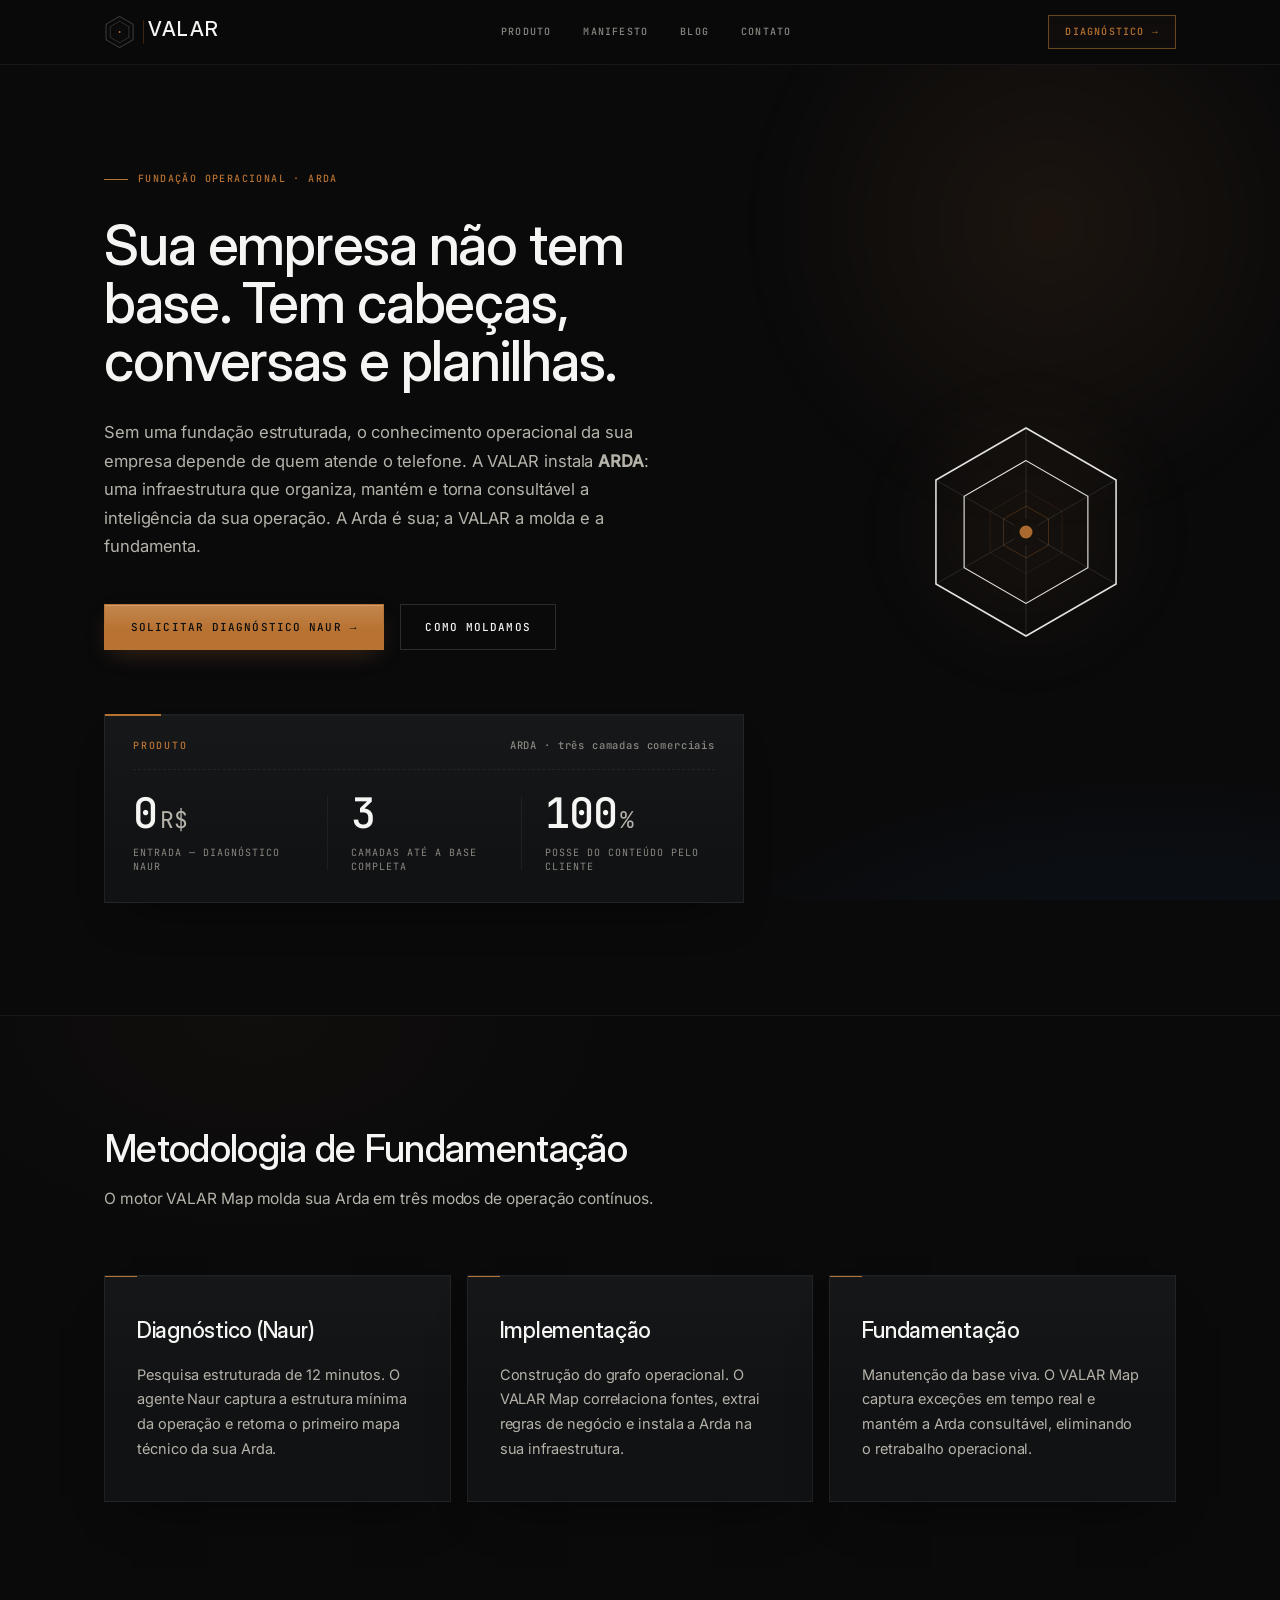
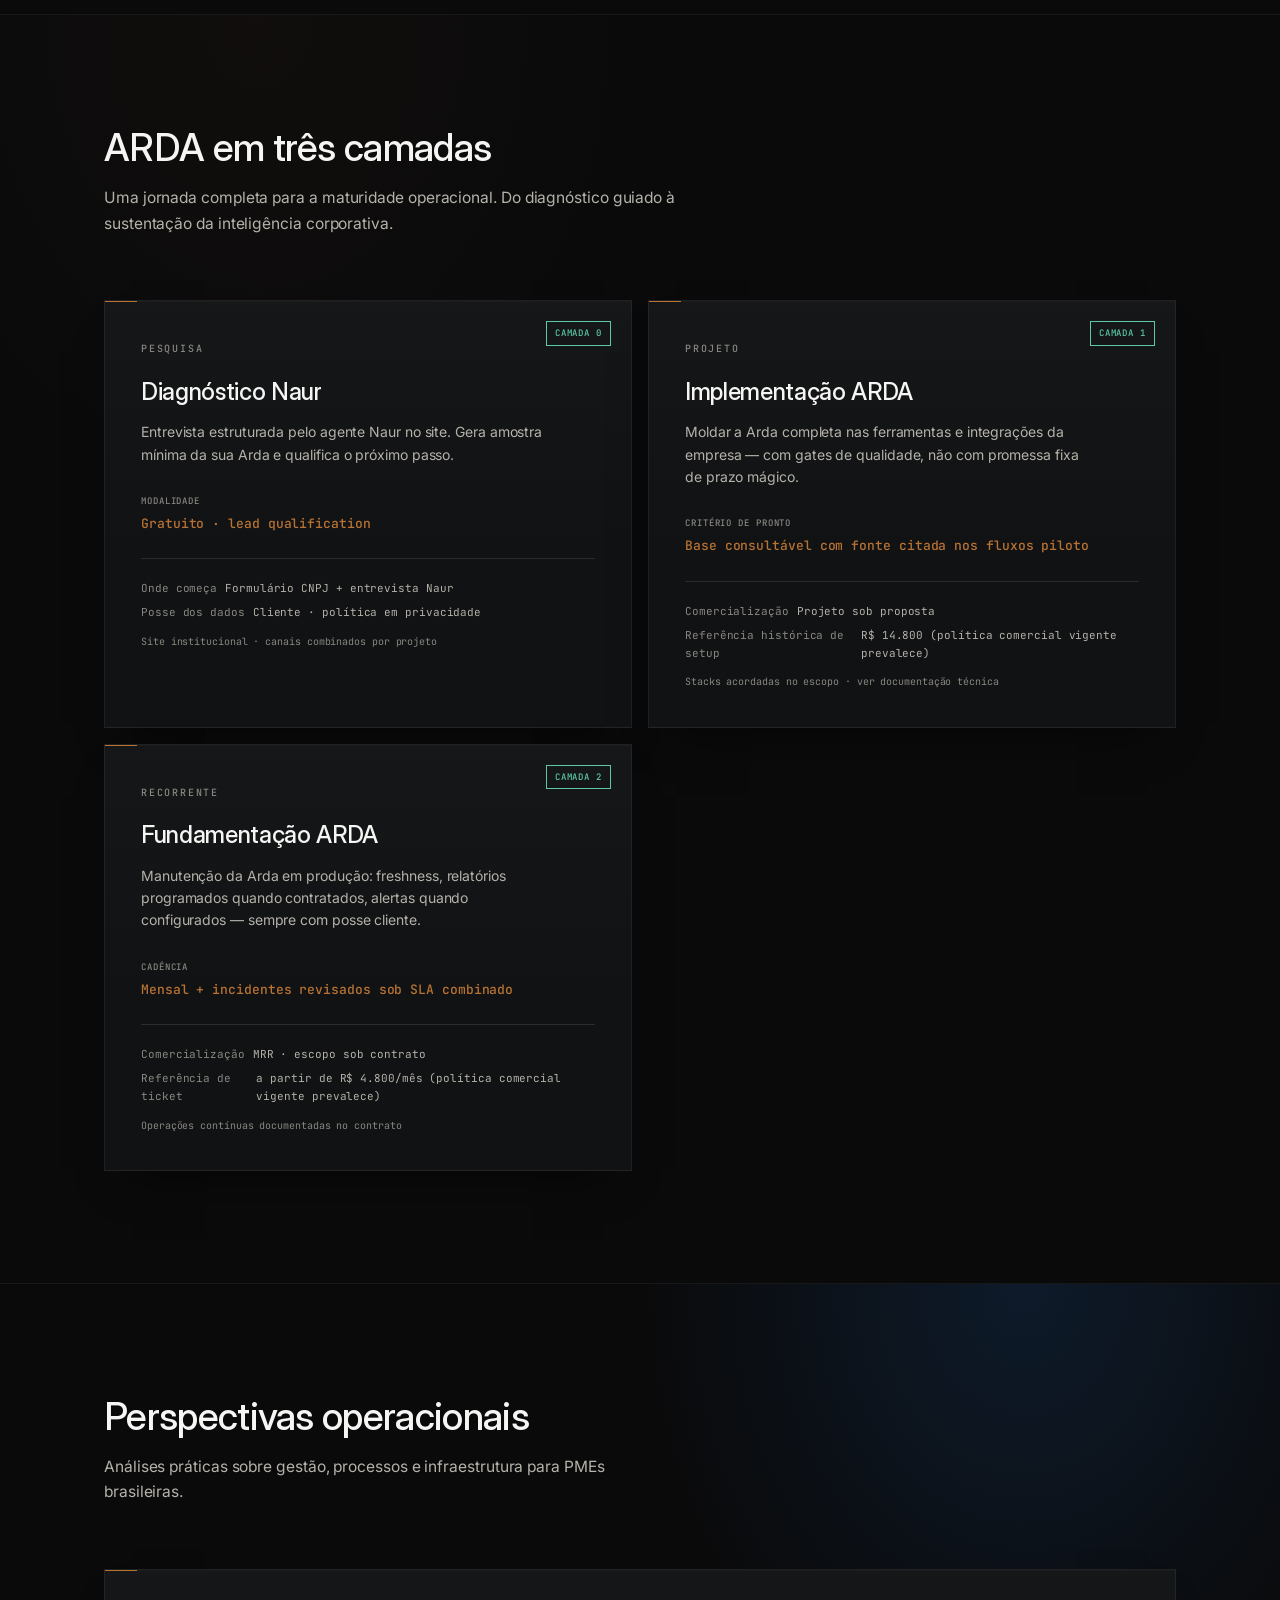
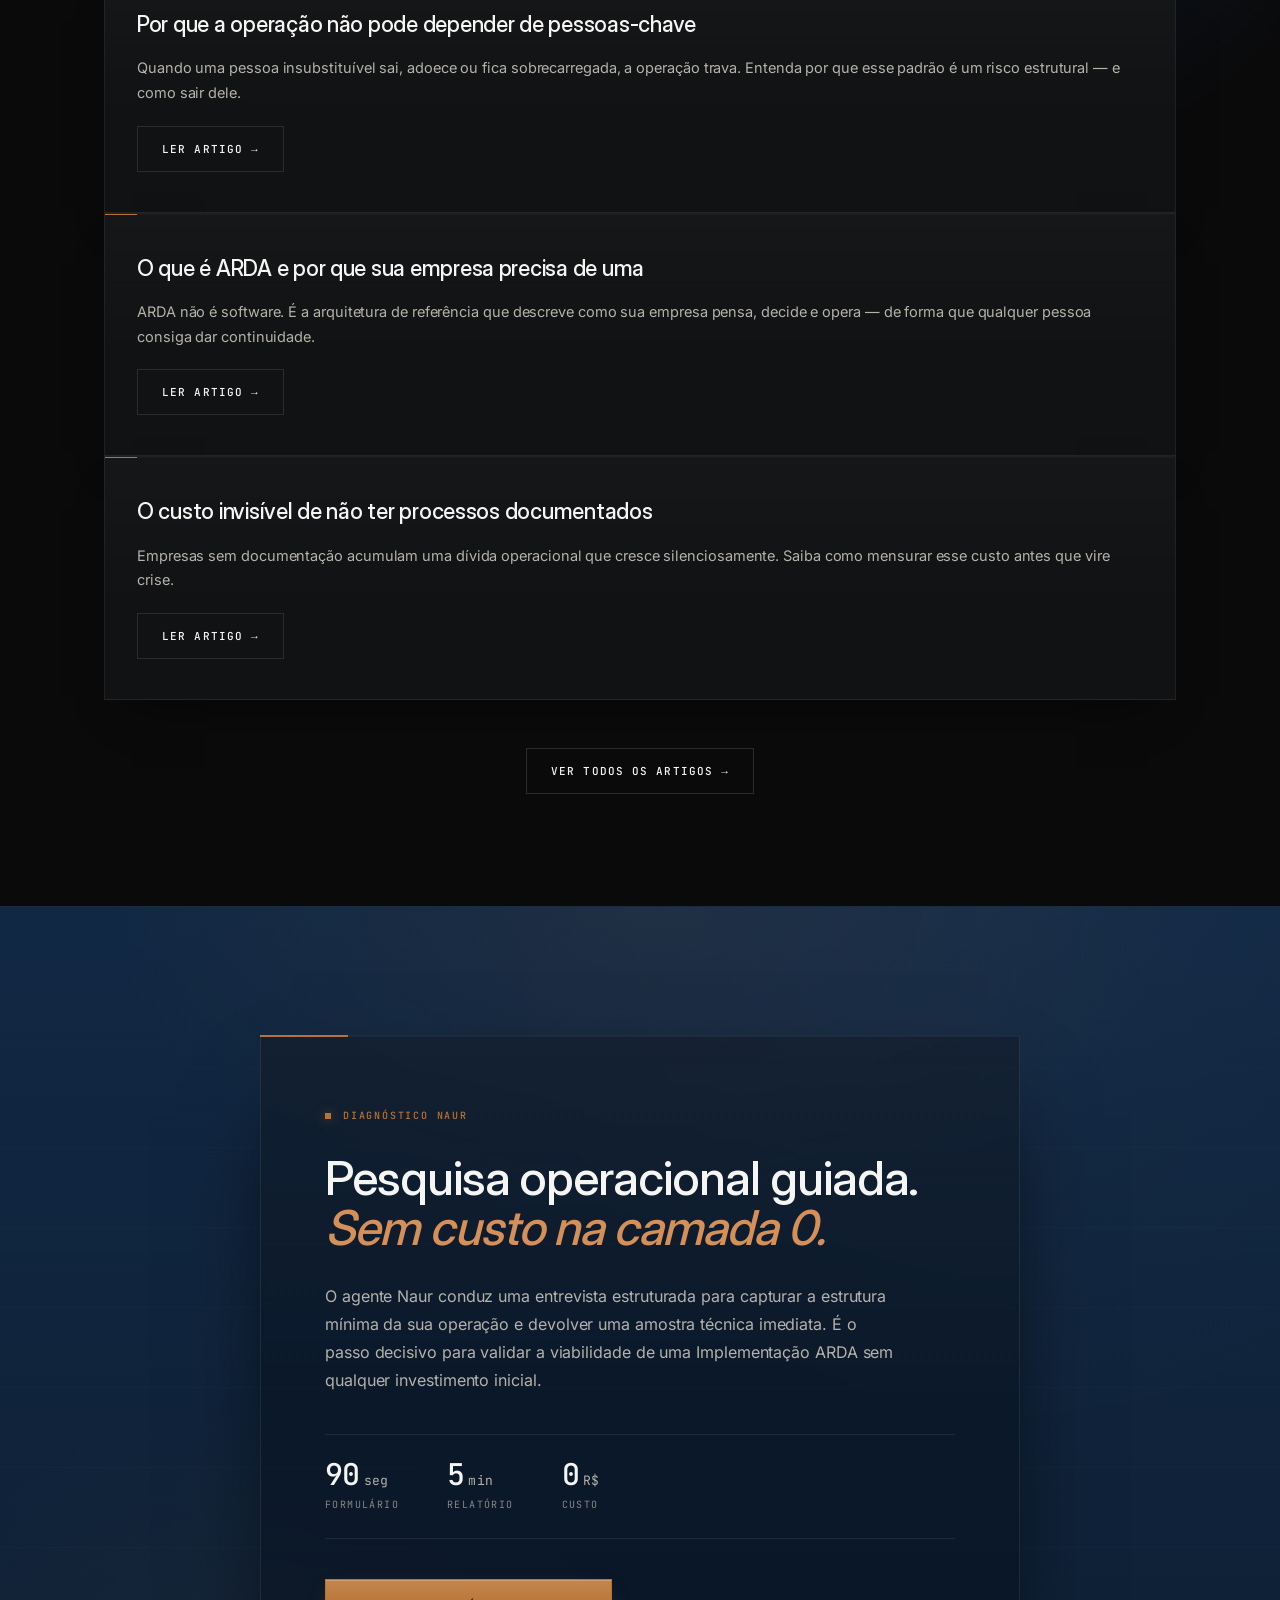
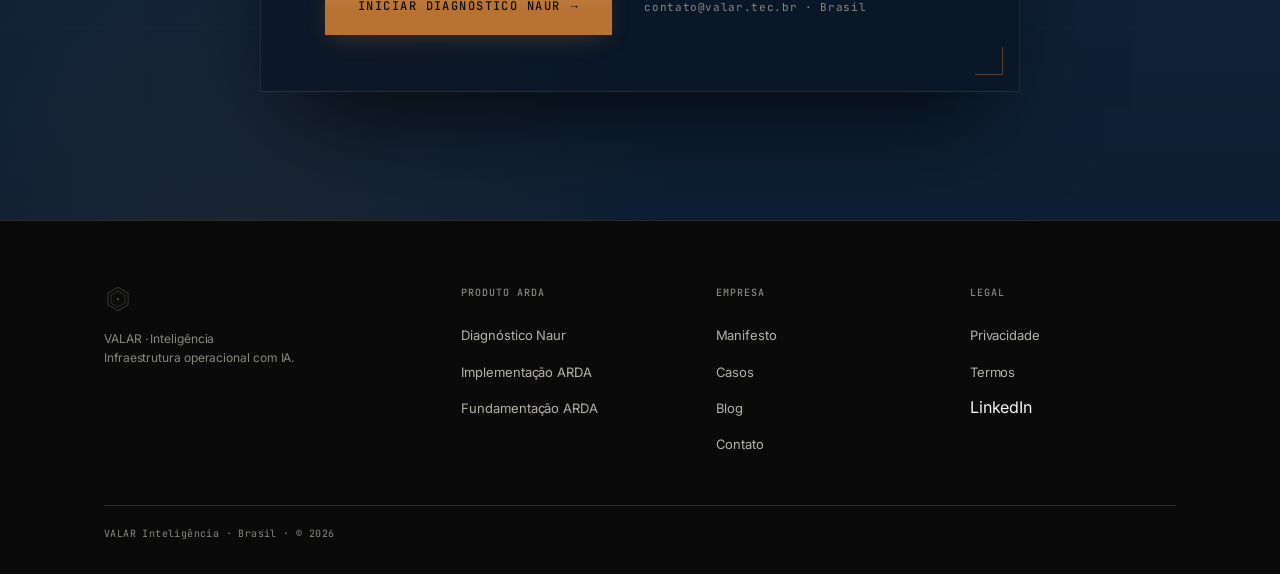
<file: index.html>
﻿<!DOCTYPE html>
<html lang="pt-BR">
<head>
  <meta charset="UTF-8">
  <meta name="viewport" content="width=device-width, initial-scale=1.0, viewport-fit=cover">
  <meta name="description" content="ARDA é a fundação operacional da empresa média brasileira: escrita uma vez, mantida viva, consultada por toda a operação — em três camadas, desde o Diagnóstico Naur gratuito.">
  <meta property="og:title" content="VALAR — Inteligência Operacional">
  <meta property="og:description" content="Produto ARDA: Diagnóstico Naur, Implementação e Fundamentação — fundação operacional com posse do cliente.">
  <meta property="og:url" content="https://valar.tec.br">
  <meta property="og:type" content="website">
  <meta property="og:image" content="https://valar.tec.br/og-image-v1.jpg">
  <meta property="og:image:width" content="1200">
  <meta property="og:image:type" content="image/jpeg">
  <meta property="og:image:alt" content="VALAR — Inteligência Operacional">
  <meta property="og:image:height" content="630">
  <meta name="twitter:card" content="summary_large_image">
  <meta name="twitter:image" content="https://valar.tec.br/og-image-v1.jpg">
  <link rel="icon" href="favicon.ico" sizes="32x32">
  <link rel="icon" href="favicon.svg" type="image/svg+xml">
  <link rel="apple-touch-icon" href="apple-touch-icon.png">
  <link rel="manifest" href="manifest.webmanifest">
  <link rel="canonical" href="https://valar.tec.br/">
  <meta name="robots" content="index,follow">
  <meta name="author" content="VALAR Inteligência">
  <meta name="theme-color" content="#0A0A0B">
  <meta name="geo.region" content="BR">
  <title>VALAR — Inteligência Operacional</title>
  <link rel="preload" as="font" type="font/woff2" crossorigin href="fonts/inter-display-500-latin.woff2">
  <link rel="preload" as="font" type="font/woff2" crossorigin href="fonts/inter-400-latin.woff2">
  <link rel="preload" as="font" type="font/woff2" crossorigin href="fonts/inter-500-latin.woff2">
  <link rel="stylesheet" href="styles.css">
  <link rel="alternate" type="application/rss+xml" title="VALAR Blog RSS" href="/blog/feed.xml">
  <noscript><style>section { opacity: 1 !important; transform: none !important; }</style></noscript>

  <script type="application/ld+json">
  {
    "@context": "https://schema.org",
    "@type": "Organization",
    "name": "VALAR Inteligência",
    "legalName": "VALAR INTELIGÊNCIA",
    "url": "https://valar.tec.br",
    "logo": "https://valar.tec.br/og-image-v1.jpg",
    "email": "contato@valar.tec.br",
    "address": {
      "@type": "PostalAddress",
      "addressCountry": "BR"
    },
    "description": "ARDA é fundação operacional para PMEs brasileiras: produto único em três camadas (Diagnóstico Naur, Implementação ARDA, Fundamentação ARDA).",
    "areaServed": "BR",
    "knowsAbout": ["automação operacional", "inteligência artificial", "infraestrutura de IA", "agentes de IA"]
  }
  </script>

  <script type="application/ld+json">
  {
    "@context": "https://schema.org",
    "@type": "WebSite",
    "name": "VALAR Inteligência",
    "url": "https://valar.tec.br",
    "description": "ARDA — fundação operacional: Diagnóstico Naur, Implementação ARDA e Fundamentação ARDA.",
    "publisher": {
      "@type": "Organization",
      "name": "VALAR Inteligência"
    }
  }
  </script>

  <script type="application/ld+json">
  [
    {
      "@context": "https://schema.org",
      "@type": "Service",
      "name": "Diagnóstico Naur",
      "serviceType": "Camada 0 — pesquisa operacional interativa gratuita",
      "description": "Lead qualifica contato com a VALAR mediante entrevista estruturada pelo agente Naur e amostra mínima da Arda da empresa.",
      "provider": {
        "@type": "Organization",
        "name": "VALAR Inteligência",
        "url": "https://valar.tec.br"
      },
      "areaServed": "BR"
    },
    {
      "@context": "https://schema.org",
      "@type": "Service",
      "name": "Implementação ARDA",
      "serviceType": "Camada 1 — construção completa da Arda do cliente",
      "description": "Projeto pago para moldar a ARDA na infraestrutura do cliente; entrega por gates de qualidade, sem prazo fixo como restrição principal.",
      "provider": {
        "@type": "Organization",
        "name": "VALAR Inteligência",
        "url": "https://valar.tec.br"
      },
      "areaServed": "BR",
      "offers": {
        "@type": "Offer",
        "price": "14800",
        "priceCurrency": "BRL",
        "description": "Referência de setup — revisar em proposta comercial"
      }
    },
    {
      "@context": "https://schema.org",
      "@type": "Service",
      "name": "Fundamentação ARDA",
      "serviceType": "Camada 2 — manutenção contínua da Arda do cliente",
      "description": "Recorrência para manter a base viva: atualização, relatórios programados e automações sobre a ARDA quando contratadas.",
      "provider": {
        "@type": "Organization",
        "name": "VALAR Inteligência",
        "url": "https://valar.tec.br"
      },
      "areaServed": "BR"
    }
  ]
  </script>
</head>

<body>

  <a href="#main" class="skip-link">Pular para o conteúdo principal</a>

  <!-- NAV -->
  <header class="nav" role="banner">
    <div class="container">
      <div class="nav__inner">

        <a href="/" class="nav__brand" aria-label="VALAR — página inicial">
          <!-- Lockup horizontal · LockupH R=52 svgW=467 svgH=120 -->
          <svg viewBox="0 0 467 120" xmlns="http://www.w3.org/2000/svg" aria-hidden="true" focusable="false">
            <g transform="translate(52,60)">
              <polygon points="0,-52 45.03,-26 45.03,26 0,52 -45.03,26 -45.03,-26"
                fill="none" stroke="#F5F5F3" stroke-width="0.78"/>
              <polygon points="0,-35.75 30.97,-17.88 30.97,17.88 0,35.75 -30.97,17.88 -30.97,-17.88"
                fill="none" stroke="#F5F5F3" stroke-width="0.55"/>
              <line x1="0" y1="-6.5" x2="0" y2="-52" stroke="#F5F5F3" stroke-width="0.26" opacity="0.24"/>
              <line x1="5.63" y1="-3.25" x2="45.03" y2="-26" stroke="#F5F5F3" stroke-width="0.26" opacity="0.24"/>
              <line x1="5.63" y1="3.25" x2="45.03" y2="26" stroke="#F5F5F3" stroke-width="0.26" opacity="0.24"/>
              <line x1="0" y1="6.5" x2="0" y2="52" stroke="#F5F5F3" stroke-width="0.26" opacity="0.24"/>
              <line x1="-5.63" y1="3.25" x2="-45.03" y2="26" stroke="#F5F5F3" stroke-width="0.26" opacity="0.24"/>
              <line x1="-5.63" y1="-3.25" x2="-45.03" y2="-26" stroke="#F5F5F3" stroke-width="0.26" opacity="0.24"/>
              <circle cx="0" cy="0" r="20.8" fill="none" stroke="#B87333" stroke-width="0.33" opacity="0.22"/>
              <circle cx="0" cy="0" r="13" fill="none" stroke="#B87333" stroke-width="0.39" opacity="0.42"/>
              <circle cx="0" cy="0" r="3.25" fill="#B87333"/>
            </g>
            <rect x="132" y="21.6" width="1" height="76.8" fill="#B87333"/>
            <text x="147" y="74.4" font-family="'Inter Display','Inter',sans-serif"
              font-size="68" font-weight="500" letter-spacing="5" fill="#F5F5F3">VALAR</text>
          </svg>
        </a>

        <nav class="nav__links" aria-label="Navegação principal">
          <a href="#modulos">Produto</a>
          <a href="manifesto.html">Manifesto</a>
          <a href="blog/">Blog</a>
          <a href="diagnostico.html">Contato</a>
        </nav>

        <a href="snapshot.html"
           class="nav__cta nav__desktop-cta"
           aria-label="Solicitar Diagnóstico Naur">
          Diagnóstico →
        </a>

        <button class="nav__hamburger"
                aria-expanded="false"
                aria-controls="mobile-menu"
                aria-label="Abrir menu de navegação">
          <span></span><span></span><span></span>
        </button>
      </div>

      <nav id="mobile-menu" class="nav__mobile" aria-label="Navegação mobile" hidden>
        <a href="#modulos">Produto</a>
        <a href="manifesto.html">Manifesto</a>
        <a href="blog/">Blog</a>
        <a href="diagnostico.html">Contato</a>
        <a href="snapshot.html" class="nav__cta">Diagnóstico →</a>
      </nav>
    </div>
  </header>

  <main id="main">

    <!-- HERO REFORMULADO -->
    <section id="hero">
      <div class="container">
        <div class="hero__inner">

          <div class="hero__content hero-stagger">
            <p class="hero__eyebrow">fundação operacional · ARDA</p>
            <h1 class="hero__title">Sua empresa não tem base. Tem cabeças, conversas e planilhas.</h1>
            <p class="hero__sub">
              Sem uma fundação estruturada, o conhecimento operacional da sua empresa depende de quem atende o telefone. 
              A VALAR instala <strong>ARDA</strong>: uma infraestrutura que organiza, mantém e torna consultável a inteligência da sua operação. 
              A Arda é sua; a VALAR a molda e a fundamenta.
            </p>
            <div class="hero__ctas">
              <a href="snapshot.html" class="btn-primary">Solicitar Diagnóstico Naur →</a>
              <a href="#modulos" class="btn-secondary">Como moldamos</a>
            </div>
            <div class="hero__metrics" role="group" aria-label="Estrutura do produto ARDA">
              <div class="hero__metrics-head">
                <span class="hero__metrics-tag">produto</span>
                <span class="hero__metrics-ref">ARDA · três camadas comerciais</span>
              </div>
              <div class="hero__metrics-grid">
                <div class="metric">
                  <div class="metric__value">0<span class="metric__unit">R$</span></div>
                  <div class="metric__label">entrada — Diagnóstico Naur</div>
                </div>
                <div class="metric">
                  <div class="metric__value" data-num="3">3</div>
                  <div class="metric__label">camadas até a base completa</div>
                </div>
                <div class="metric">
                  <div class="metric__value">100<span class="metric__unit">%</span></div>
                  <div class="metric__label">posse do conteúdo pelo cliente</div>
                </div>
              </div>
            </div>
          </div>

          <div class="hero__symbol" aria-hidden="true">
            <svg xmlns="http://www.w3.org/2000/svg" viewBox="0 0 300 300" width="240" height="240" focusable="false">
              <polygon points="150,30 46.08,90 46.08,210 150,270 253.92,210 253.92,90" fill="none" stroke="#F5F5F3" stroke-width="1.8"/>
              <polygon points="150,67.56 78.6,108.78 78.6,191.22 150,232.44 221.4,191.22 221.4,108.78" fill="none" stroke="#F5F5F3" stroke-width="1.32"/>
              <line x1="150" y1="135" x2="150" y2="30" stroke="#F5F5F3" stroke-width="0.6" stroke-opacity="0.24"/>
              <line x1="137.01" y1="142.5" x2="46.08" y2="90" stroke="#F5F5F3" stroke-width="0.6" stroke-opacity="0.24"/>
              <line x1="137.01" y1="157.5" x2="46.08" y2="210" stroke="#F5F5F3" stroke-width="0.6" stroke-opacity="0.24"/>
              <line x1="150" y1="165" x2="150" y2="270" stroke="#F5F5F3" stroke-width="0.6" stroke-opacity="0.24"/>
              <line x1="162.99" y1="157.5" x2="253.92" y2="210" stroke="#F5F5F3" stroke-width="0.6" stroke-opacity="0.24"/>
              <line x1="162.99" y1="142.5" x2="253.92" y2="90" stroke="#F5F5F3" stroke-width="0.6" stroke-opacity="0.24"/>
              <polygon points="150,102 108.43,126 108.43,174 150,198 191.57,174 191.57,126" fill="none" stroke="#B87333" stroke-width="0.756" stroke-opacity="0.22"/>
              <polygon points="150,120 124.02,135 124.02,165 150,180 175.98,165 175.98,135" fill="none" stroke="#B87333" stroke-width="0.9" stroke-opacity="0.42"/>
              <circle cx="150" cy="150" r="7.5" fill="#B87333"/>
            </svg>
          </div>

        </div>
      </div>
    </section>

    <!-- COMO OPERA REFORMULADO -->
    <section id="como-opera" class="section">
      <div class="container">
        <header class="section__header">
          <h2 class="section__title">Metodologia de Fundamentação</h2>
          <p class="section__sub">O motor VALAR Map molda sua Arda em três modos de operação contínuos.</p>
        </header>
        <div class="cards stagger">
          <div class="layer-card">
            <h3 class="layer-card__title">Diagnóstico (Naur)</h3>
            <p class="layer-card__desc">
              Pesquisa estruturada de 12 minutos. O agente Naur captura a estrutura mínima da operação e retorna o primeiro mapa técnico da sua Arda.
            </p>
          </div>
          <div class="layer-card">
            <h3 class="layer-card__title">Implementação</h3>
            <p class="layer-card__desc">
              Construção do grafo operacional. O VALAR Map correlaciona fontes, extrai regras de negócio e instala a Arda na sua infraestrutura.
            </p>
          </div>
          <div class="layer-card">
            <h3 class="layer-card__title">Fundamentação</h3>
            <p class="layer-card__desc">
              Manutenção da base viva. O VALAR Map captura exceções em tempo real e mantém a Arda consultável, eliminando o retrabalho operacional.
            </p>
          </div>
        </div>
      </div>
    </section>

    <!-- ARDA — camadas comerciais -->
    <section id="modulos" class="section">
      <div class="container">
        <header class="section__header">
          <h2 class="section__title">ARDA em três camadas</h2>
          <p class="section__sub">Uma jornada completa para a maturidade operacional. Do diagnóstico guiado à sustentação da inteligência corporativa.</p>
        </header>
        <div class="grid stagger">

          <article class="module-card">
            <span class="module-card__badge badge--ativo">camada 0</span>
            <p class="module-card__id">pesquisa</p>
            <h3 class="module-card__title">Diagnóstico Naur</h3>
            <p class="module-card__process">Entrevista estruturada pelo agente Naur no site. Gera amostra mínima da sua Arda e qualifica o próximo passo.</p>
            <p class="module-card__metric-label">Modalidade</p>
            <p class="module-card__metric-value">Gratuito · lead qualification</p>
            <div class="module-card__meta">
              <div class="module-card__meta-row">
                <span class="meta-key">Onde começa</span>
                <span class="meta-val">Formulário CNPJ + entrevista Naur</span>
              </div>
              <div class="module-card__meta-row">
                <span class="meta-key">Posse dos dados</span>
                <span class="meta-val">Cliente · política em privacidade</span>
              </div>
              <div class="module-card__integrations">
                Site institucional · canais combinados por projeto
              </div>
            </div>
          </article>

          <article class="module-card">
            <span class="module-card__badge badge--ativo">camada 1</span>
            <p class="module-card__id">projeto</p>
            <h3 class="module-card__title">Implementação ARDA</h3>
            <p class="module-card__process">Moldar a Arda completa nas ferramentas e integrações da empresa — com gates de qualidade, não com promessa fixa de prazo mágico.</p>
            <p class="module-card__metric-label">Critério de pronto</p>
            <p class="module-card__metric-value">Base consultável com fonte citada nos fluxos piloto</p>
            <div class="module-card__meta">
              <div class="module-card__meta-row">
                <span class="meta-key">Comercialização</span>
                <span class="meta-val">Projeto sob proposta</span>
              </div>
              <div class="module-card__meta-row">
                <span class="meta-key">Referência histórica de setup</span>
                <span class="meta-val">R$ 14.800 (política comercial vigente prevalece)</span>
              </div>
              <div class="module-card__integrations">
                Stacks acordadas no escopo · ver documentação técnica
              </div>
            </div>
          </article>

          <article class="module-card">
            <span class="module-card__badge badge--ativo">camada 2</span>
            <p class="module-card__id">recorrente</p>
            <h3 class="module-card__title">Fundamentação ARDA</h3>
            <p class="module-card__process">Manutenção da Arda em produção: freshness, relatórios programados quando contratados, alertas quando configurados — sempre com posse cliente.</p>
            <p class="module-card__metric-label">Cadência</p>
            <p class="module-card__metric-value">Mensal + incidentes revisados sob SLA combinado</p>
            <div class="module-card__meta">
              <div class="module-card__meta-row">
                <span class="meta-key">Comercialização</span>
                <span class="meta-val">MRR · escopo sob contrato</span>
              </div>
              <div class="module-card__meta-row">
                <span class="meta-key">Referência de ticket</span>
                <span class="meta-val">a partir de R$ 4.800/mês (política comercial vigente prevalece)</span>
              </div>
              <div class="module-card__integrations">
                Operações contínuas documentadas no contrato
              </div>
            </div>
          </article>

        </div>
      </div>
    </section>

    <!-- PERSPECTIVAS OPERACIONAIS -->
    <section id="blog-preview" class="section section--right">
      <div class="container">
        <header class="section__header">
          <h2 class="section__title">Perspectivas operacionais</h2>
          <p class="section__sub">Análises práticas sobre gestão, processos e infraestrutura para PMEs brasileiras.</p>
        </header>
        <div class="cards stagger">
          <div class="layer-card">
            <h3 class="layer-card__title">Por que a operação não pode depender de pessoas-chave</h3>
            <p class="layer-card__desc">Quando uma pessoa insubstituível sai, adoece ou fica sobrecarregada, a operação trava. Entenda por que esse padrão é um risco estrutural — e como sair dele.</p>
            <a href="blog/posts/operacao-sem-pessoas-chave.html" class="btn-secondary" style="margin-top: 20px;">Ler artigo →</a>
          </div>
          <div class="layer-card">
            <h3 class="layer-card__title">O que é ARDA e por que sua empresa precisa de uma</h3>
            <p class="layer-card__desc">ARDA não é software. É a arquitetura de referência que descreve como sua empresa pensa, decide e opera — de forma que qualquer pessoa consiga dar continuidade.</p>
            <a href="blog/posts/o-que-e-arda.html" class="btn-secondary" style="margin-top: 20px;">Ler artigo →</a>
          </div>
          <div class="layer-card">
            <h3 class="layer-card__title">O custo invisível de não ter processos documentados</h3>
            <p class="layer-card__desc">Empresas sem documentação acumulam uma dívida operacional que cresce silenciosamente. Saiba como mensurar esse custo antes que vire crise.</p>
            <a href="blog/posts/custo-processos-nao-documentados.html" class="btn-secondary" style="margin-top: 20px;">Ler artigo →</a>
          </div>
        </div>
        <div style="text-align: center; margin-top: 3rem;">
          <a href="blog/" class="btn-secondary">Ver todos os artigos →</a>
        </div>
      </div>
    </section>

    <!-- DIAGNÓSTICO -->
    <section id="diagnostico">
      <div class="diag__ambient" aria-hidden="true"></div>
      <div class="container">
        <div class="diag__panel">
          <div class="diag__panel-corner" aria-hidden="true"></div>
          <p class="diag__label">
            <span class="diag__label-tick" aria-hidden="true"></span>
            Diagnóstico Naur
          </p>
          <h2 class="diag__title">Pesquisa operacional guiada.<br><em>Sem custo na camada 0.</em></h2>
          <p class="diag__body">
            O agente Naur conduz uma entrevista estruturada para capturar a estrutura mínima da sua operação e 
            devolver uma amostra técnica imediata. É o passo decisivo para validar a viabilidade de uma 
            Implementação ARDA sem qualquer investimento inicial.
          </p>
          <div class="diag__specs" aria-hidden="true">
            <span class="diag__spec">
              <span class="diag__spec-num">90<span class="diag__spec-unit">seg</span></span>
              <span class="diag__spec-label">formulário</span>
            </span>
            <span class="diag__spec">
              <span class="diag__spec-num">5<span class="diag__spec-unit">min</span></span>
              <span class="diag__spec-label">relatório</span>
            </span>
            <span class="diag__spec">
              <span class="diag__spec-num">0<span class="diag__spec-unit">R$</span></span>
              <span class="diag__spec-label">custo</span>
            </span>
          </div>
          <div class="diag__actions">
            <a href="snapshot.html" class="btn-primary btn-primary--lg">
              Iniciar Diagnóstico Naur
              <span class="btn-arrow" aria-hidden="true">→</span>
            </a>
            <p class="diag__note">contato@valar.tec.br · Brasil</p>
          </div>
        </div>
      </div>
    </section>

  </main>

  <!-- FOOTER -->
  <footer>
    <div class="container">
      <div class="footer__grid">

        <div class="footer__brand">
          <svg width="48" height="48" viewBox="0 0 48 48" xmlns="http://www.w3.org/2000/svg" aria-hidden="true" focusable="false">
            <g transform="translate(24,24)">
              <polygon points="0,-20 17.32,-10 17.32,10 0,20 -17.32,10 -17.32,-10"
                fill="none" stroke="#F5F5F3" stroke-width="0.36"/>
              <polygon points="0,-13.75 11.9,-6.875 11.9,6.875 0,13.75 -11.9,6.875 -11.9,-6.875"
                fill="none" stroke="#F5F5F3" stroke-width="0.255"/>
              <line x1="0" y1="-2.5" x2="0" y2="-20" stroke="#F5F5F3" stroke-width="0.12" opacity="0.24"/>
              <line x1="2.17" y1="-1.25" x2="17.32" y2="-10" stroke="#F5F5F3" stroke-width="0.12" opacity="0.24"/>
              <line x1="2.17" y1="1.25" x2="17.32" y2="10" stroke="#F5F5F3" stroke-width="0.12" opacity="0.24"/>
              <line x1="0" y1="2.5" x2="0" y2="20" stroke="#F5F5F3" stroke-width="0.12" opacity="0.24"/>
              <line x1="-2.17" y1="1.25" x2="-17.32" y2="10" stroke="#F5F5F3" stroke-width="0.12" opacity="0.24"/>
              <line x1="-2.17" y1="-1.25" x2="-17.32" y2="-10" stroke="#F5F5F3" stroke-width="0.12" opacity="0.24"/>
              <circle cx="0" cy="0" r="8" fill="none" stroke="#B87333" stroke-width="0.15" opacity="0.22"/>
              <circle cx="0" cy="0" r="5" fill="none" stroke="#B87333" stroke-width="0.18" opacity="0.42"/>
              <circle cx="0" cy="0" r="1.5" fill="#B87333"/>
            </g>
          </svg>
          <p class="footer__tagline">VALAR · Inteligência<br>Infraestrutura operacional com IA.</p>
        </div>

        <div class="footer__col">
          <p class="footer__col-title">Produto ARDA</p>
          <ul>
            <li><a href="#modulos">Diagnóstico Naur</a></li>
            <li><a href="#modulos">Implementação ARDA</a></li>
            <li><a href="#modulos">Fundamentação ARDA</a></li>
          </ul>
        </div>

        <div class="footer__col">
          <p class="footer__col-title">Empresa</p>
          <ul>
            <li><a href="manifesto.html">Manifesto</a></li>
            <li><a href="casos.html">Casos</a></li>
            <li><a href="blog/">Blog</a></li>
            <li><a href="diagnostico.html">Contato</a></li>
          </ul>
        </div>

        <div class="footer__col">
          <p class="footer__col-title">Legal</p>
          <ul>
            <li><a href="privacidade.html">Privacidade</a></li>
            <li><a href="termos.html">Termos</a></li>
            <li>LinkedIn</li>
          </ul>
        </div>

      </div>
      <p class="footer__legal">
        VALAR Inteligência · Brasil · © 2026
      </p>
    </div>
  </footer>

  <script src="main.js"></script>
  <script defer data-domain="valar.tec.br" src="https://plausible.io/js/script.js"></script>

</body>
</html>
</file>
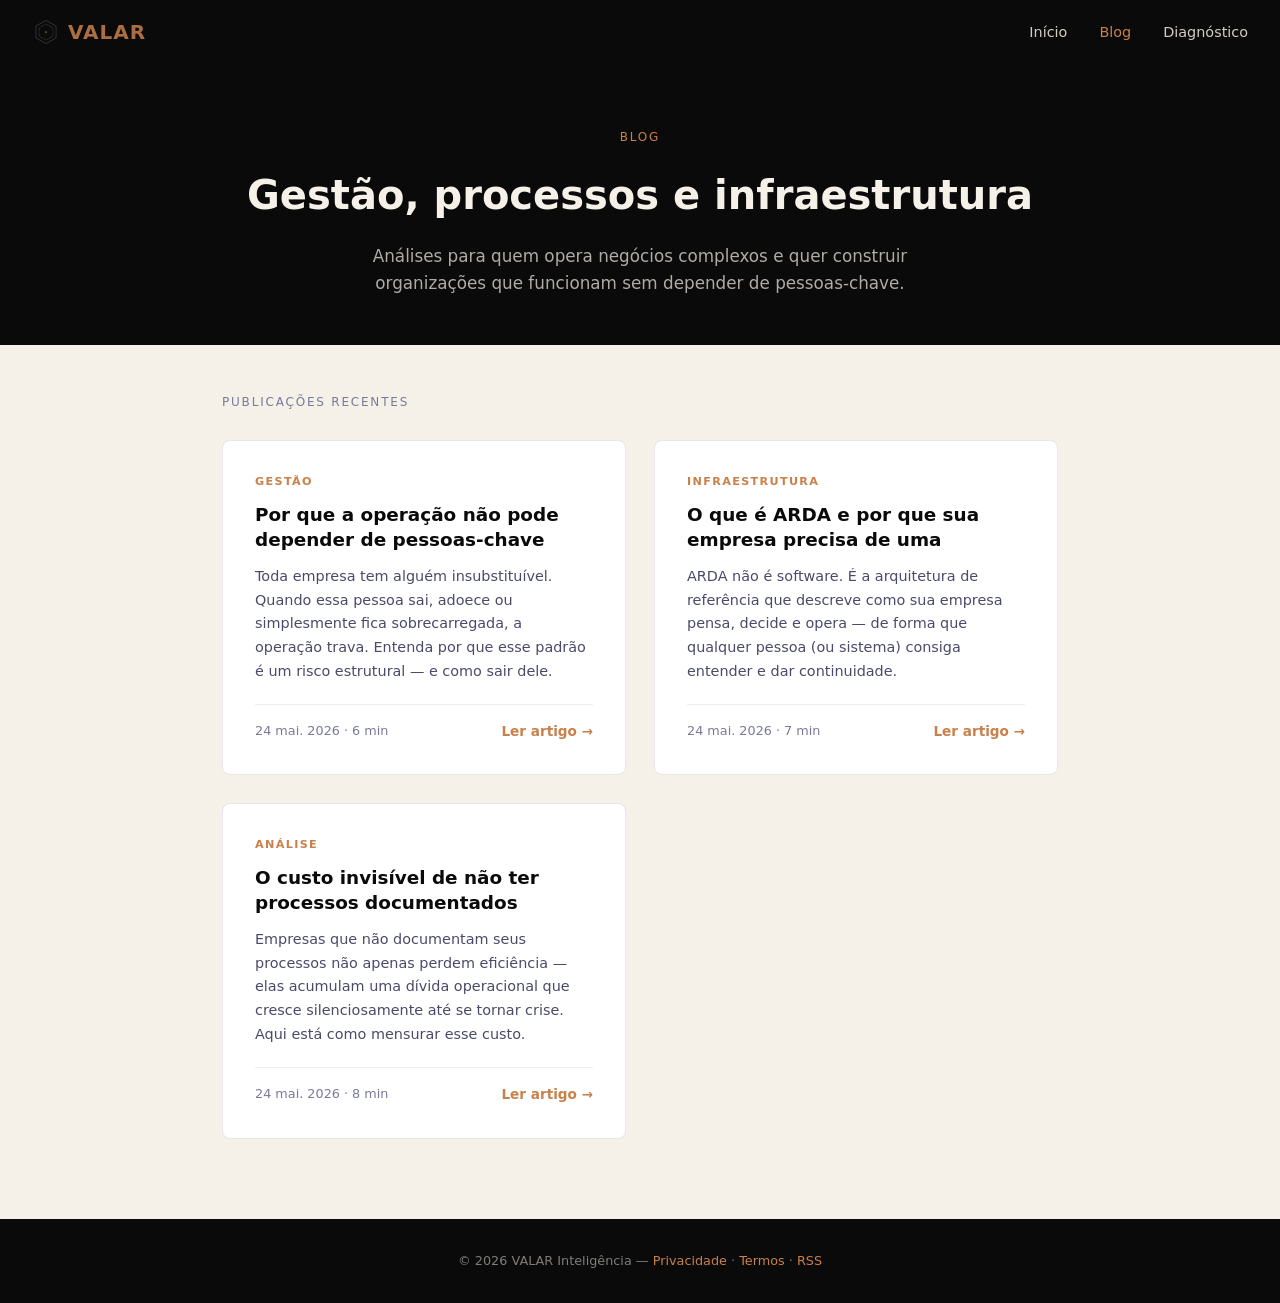
<file: blog/index.html>
<!DOCTYPE html>
<html lang="pt-BR">
<head>
  <meta charset="UTF-8" />
  <meta name="viewport" content="width=device-width, initial-scale=1.0" />
  <title>Blog — VALAR Inteligência</title>
  <meta name="description" content="Análises sobre gestão operacional, documentação de processos e infraestrutura de negócios para PMEs brasileiras." />
  <meta name="robots" content="index, follow" />
  <link rel="canonical" href="https://valar.tec.br/blog/" />
  <meta property="og:type" content="website" />
  <meta property="og:title" content="Blog — VALAR Inteligência" />
  <meta property="og:description" content="Análises sobre gestão operacional, documentação de processos e infraestrutura de negócios para PMEs brasileiras." />
  <meta property="og:url" content="https://valar.tec.br/blog/" />
  <meta property="og:locale" content="pt_BR" />
  <link rel="alternate" type="application/rss+xml" title="VALAR Blog RSS" href="/blog/feed.xml" />

  <!-- JSON-LD -->
  <script type="application/ld+json">
  {
    "@context": "https://schema.org",
    "@type": "Blog",
    "name": "Blog VALAR Inteligência",
    "url": "https://valar.tec.br/blog/",
    "description": "Análises sobre gestão operacional e infraestrutura de negócios para PMEs.",
    "publisher": {
      "@type": "Organization",
      "name": "VALAR Inteligência",
      "url": "https://valar.tec.br"
    }
  }
  </script>

  <script defer data-domain="valar.tec.br" src="https://plausible.io/js/script.js"></script>

  <style>
    :root {
      --color-obsidian: #0A0A0B;
      --color-obsidian-light: #112844;
      --color-copper: #c9804a;
      --color-copper-hover: #d4925f;
      --color-ivory: #f5f0e8;
      --color-ivory-soft: #ede8de;
      --color-text-primary: #0A0A0B;
      --color-text-secondary: #4a4a6a;
      --color-text-muted: #7a7a9a;
      --font-display: 'Inter Display', 'Inter', system-ui, sans-serif;
      --font-body: 'Inter', system-ui, sans-serif;
    }
    *, *::before, *::after { box-sizing: border-box; margin: 0; padding: 0; }
    html { font-size: 16px; }
    body {
      font-family: var(--font-body);
      background: var(--color-ivory);
      color: var(--color-text-primary);
      line-height: 1.6;
      -webkit-font-smoothing: antialiased;
    }

    nav {
      background: var(--color-obsidian);
      padding: 1rem 2rem;
      display: flex;
      align-items: center;
      justify-content: space-between;
      position: sticky;
      top: 0;
      z-index: 100;
    }
    nav .logo {
      color: var(--color-copper);
      font-family: var(--font-display);
      font-weight: 700;
      font-size: 1.25rem;
      text-decoration: none;
      letter-spacing: 0.05em;
    }
    nav ul { list-style: none; display: flex; gap: 2rem; }
    nav a { color: var(--color-ivory); text-decoration: none; font-size: 0.9rem; opacity: 0.85; transition: opacity 0.2s; }
    nav a:hover, nav a.active { opacity: 1; color: var(--color-copper); }

    .blog-hero {
      background: var(--color-obsidian);
      color: var(--color-ivory);
      padding: 4rem 2rem 3rem;
      text-align: center;
    }
    .blog-hero .label {
      font-size: 0.75rem;
      text-transform: uppercase;
      letter-spacing: 0.15em;
      color: var(--color-copper);
      margin-bottom: 1rem;
    }
    .blog-hero h1 {
      font-family: var(--font-display);
      font-size: clamp(1.75rem, 4vw, 2.5rem);
      font-weight: 700;
      margin-bottom: 1rem;
    }
    .blog-hero p {
      max-width: 560px;
      margin: 0 auto;
      color: rgba(245, 240, 232, 0.7);
      font-size: 1.05rem;
    }

    .blog-container {
      max-width: 900px;
      margin: 0 auto;
      padding: 3rem 2rem 5rem;
    }

    .blog-grid {
      display: grid;
      grid-template-columns: repeat(auto-fill, minmax(380px, 1fr));
      gap: 1.75rem;
    }

    .post-card {
      background: white;
      border-radius: 8px;
      padding: 2rem;
      border: 1px solid rgba(26, 26, 46, 0.1);
      transition: box-shadow 0.2s, transform 0.2s;
      display: flex;
      flex-direction: column;
    }
    .post-card:hover {
      box-shadow: 0 8px 24px rgba(26, 26, 46, 0.12);
      transform: translateY(-2px);
    }

    .post-card .card-tag {
      font-size: 0.7rem;
      text-transform: uppercase;
      letter-spacing: 0.12em;
      color: var(--color-copper);
      font-weight: 700;
      margin-bottom: 0.75rem;
    }

    .post-card h2 {
      font-family: var(--font-display);
      font-size: 1.15rem;
      font-weight: 700;
      line-height: 1.35;
      color: var(--color-text-primary);
      margin-bottom: 0.75rem;
    }

    .post-card p {
      font-size: 0.9rem;
      color: var(--color-text-secondary);
      line-height: 1.65;
      flex: 1;
      margin-bottom: 1.25rem;
    }

    .post-card .card-footer {
      display: flex;
      align-items: center;
      justify-content: space-between;
      font-size: 0.8rem;
      color: var(--color-text-muted);
      border-top: 1px solid rgba(26, 26, 46, 0.08);
      padding-top: 1rem;
    }

    .post-card .read-link {
      color: var(--color-copper);
      text-decoration: none;
      font-weight: 600;
      font-size: 0.85rem;
      transition: color 0.2s;
    }
    .post-card .read-link:hover { color: var(--color-copper-hover); }

    .section-label {
      font-size: 0.75rem;
      text-transform: uppercase;
      letter-spacing: 0.15em;
      color: var(--color-text-muted);
      margin-bottom: 1.75rem;
    }

    footer {
      background: var(--color-obsidian);
      color: rgba(245, 240, 232, 0.5);
      text-align: center;
      padding: 2rem;
      font-size: 0.8rem;
    }
    footer a { color: var(--color-copper); text-decoration: none; }

    @media (max-width: 640px) {
      .blog-grid { grid-template-columns: 1fr; }
      .blog-container { padding: 2rem 1.25rem 4rem; }
    }
  </style>
</head>
<body>

  <nav>
    <a href="/" class="logo" style="display:flex;align-items:center;gap:0.5rem;">
      <svg width="28" height="28" viewBox="0 0 48 48" xmlns="http://www.w3.org/2000/svg" aria-hidden="true" focusable="false"><g transform="translate(24,24)"><polygon points="0,-20 17.32,-10 17.32,10 0,20 -17.32,10 -17.32,-10" fill="none" stroke="#F5F5F3" stroke-width="0.36"/><polygon points="0,-13.75 11.9,-6.875 11.9,6.875 0,13.75 -11.9,6.875 -11.9,-6.875" fill="none" stroke="#F5F5F3" stroke-width="0.255"/><line x1="0" y1="-2.5" x2="0" y2="-20" stroke="#F5F5F3" stroke-width="0.12" opacity="0.24"/><line x1="2.17" y1="-1.25" x2="17.32" y2="-10" stroke="#F5F5F3" stroke-width="0.12" opacity="0.24"/><line x1="2.17" y1="1.25" x2="17.32" y2="10" stroke="#F5F5F3" stroke-width="0.12" opacity="0.24"/><line x1="0" y1="2.5" x2="0" y2="20" stroke="#F5F5F3" stroke-width="0.12" opacity="0.24"/><line x1="-2.17" y1="1.25" x2="-17.32" y2="10" stroke="#F5F5F3" stroke-width="0.12" opacity="0.24"/><line x1="-2.17" y1="-1.25" x2="-17.32" y2="-10" stroke="#F5F5F3" stroke-width="0.12" opacity="0.24"/><circle cx="0" cy="0" r="8" fill="none" stroke="#B87333" stroke-width="0.15" opacity="0.22"/><circle cx="0" cy="0" r="5" fill="none" stroke="#B87333" stroke-width="0.18" opacity="0.42"/><circle cx="0" cy="0" r="1.5" fill="#B87333"/></g></svg>
      VALAR
    </a>
    <ul>
      <li><a href="/">Início</a></li>
      <li><a href="/blog/" class="active">Blog</a></li>
      <li><a href="/snapshot.html">Diagnóstico</a></li>
    </ul>
  </nav>

  <header class="blog-hero">
    <p class="label">Blog</p>
    <h1>Gestão, processos e infraestrutura</h1>
    <p>Análises para quem opera negócios complexos e quer construir organizações que funcionam sem depender de pessoas-chave.</p>
  </header>

  <main class="blog-container">
    <p class="section-label">Publicações recentes</p>

    <div class="blog-grid">

      <article class="post-card">
        <span class="card-tag">Gestão</span>
        <h2>Por que a operação não pode depender de pessoas-chave</h2>
        <p>Toda empresa tem alguém insubstituível. Quando essa pessoa sai, adoece ou simplesmente fica sobrecarregada, a operação trava. Entenda por que esse padrão é um risco estrutural — e como sair dele.</p>
        <div class="card-footer">
          <span>24 mai. 2026 · 6 min</span>
          <a href="/blog/posts/operacao-sem-pessoas-chave.html" class="read-link">Ler artigo →</a>
        </div>
      </article>

      <article class="post-card">
        <span class="card-tag">Infraestrutura</span>
        <h2>O que é ARDA e por que sua empresa precisa de uma</h2>
        <p>ARDA não é software. É a arquitetura de referência que descreve como sua empresa pensa, decide e opera — de forma que qualquer pessoa (ou sistema) consiga entender e dar continuidade.</p>
        <div class="card-footer">
          <span>24 mai. 2026 · 7 min</span>
          <a href="/blog/posts/o-que-e-arda.html" class="read-link">Ler artigo →</a>
        </div>
      </article>

      <article class="post-card">
        <span class="card-tag">Análise</span>
        <h2>O custo invisível de não ter processos documentados</h2>
        <p>Empresas que não documentam seus processos não apenas perdem eficiência — elas acumulam uma dívida operacional que cresce silenciosamente até se tornar crise. Aqui está como mensurar esse custo.</p>
        <div class="card-footer">
          <span>24 mai. 2026 · 8 min</span>
          <a href="/blog/posts/custo-processos-nao-documentados.html" class="read-link">Ler artigo →</a>
        </div>
      </article>

    </div>
  </main>

  <footer>
    <p>© 2026 VALAR Inteligência — <a href="/privacidade.html">Privacidade</a> · <a href="/termos.html">Termos</a> · <a href="/blog/feed.xml">RSS</a></p>
  </footer>

</body>
</html>
</file>
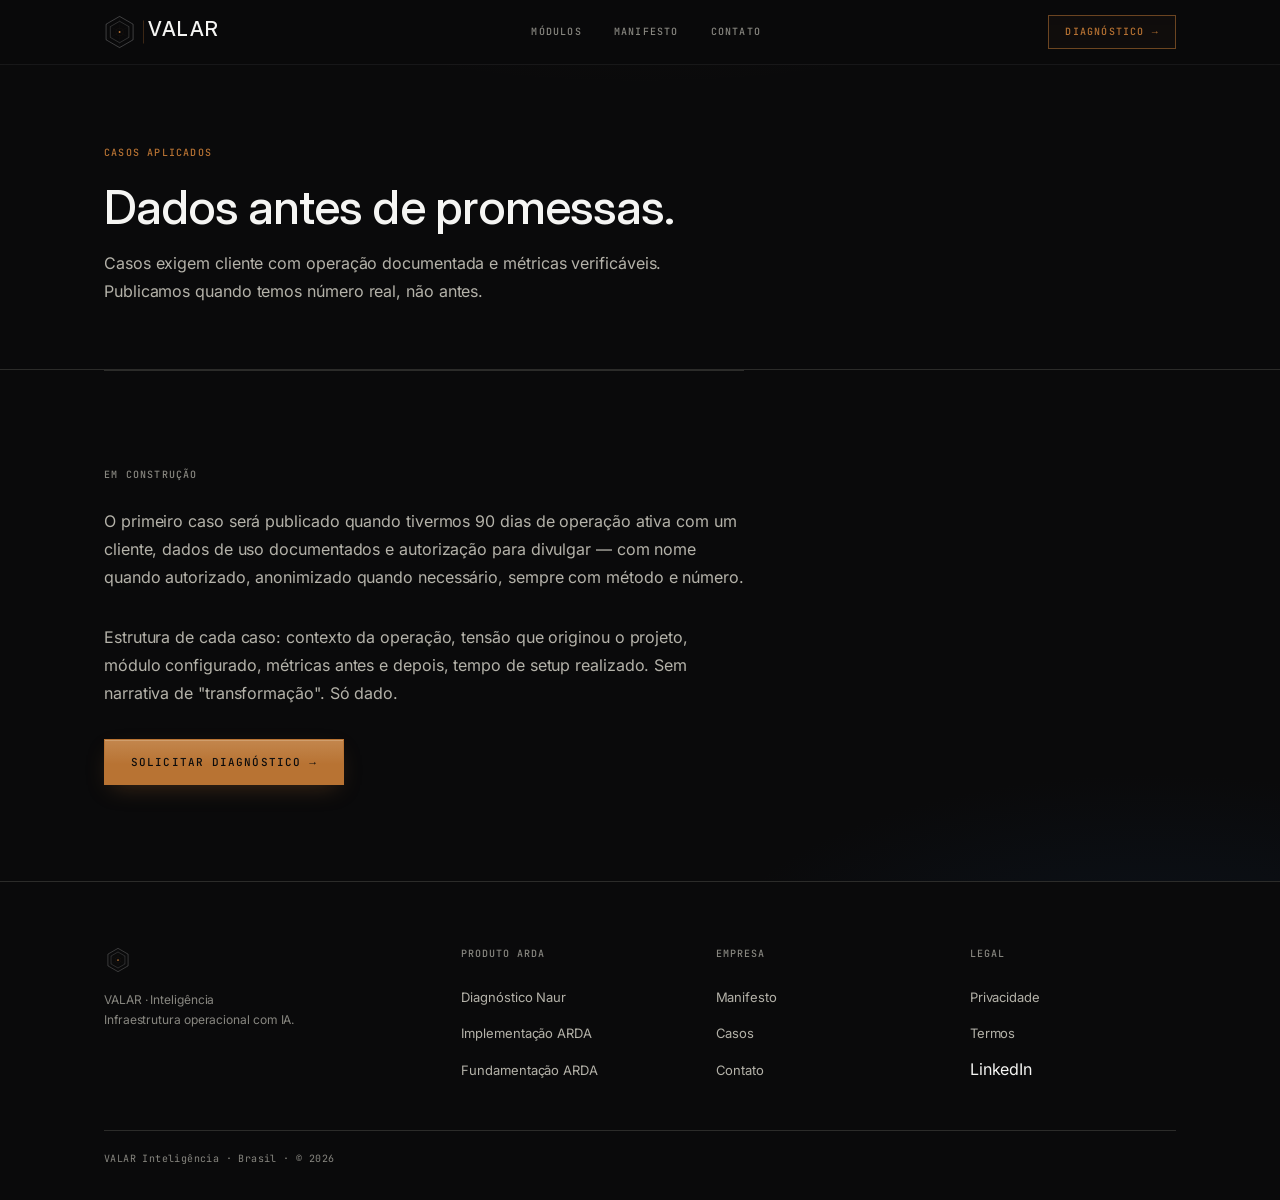
<file: casos.html>
<!DOCTYPE html>
<html lang="pt-BR">
<head>
  <meta charset="UTF-8">
  <meta name="viewport" content="width=device-width, initial-scale=1.0, viewport-fit=cover">
  <meta name="description" content="Casos aplicados da VALAR: resultados mensuráveis de infraestrutura de inteligência operacional em empresas médias.">
  <meta property="og:title" content="Casos aplicados — VALAR">
  <meta property="og:description" content="Resultados mensuráveis de infraestrutura de inteligência operacional em empresas médias.">
  <meta property="og:url" content="https://valar.tec.br/casos.html">
  <meta property="og:type" content="website">
  <meta property="og:image" content="https://valar.tec.br/og-image-v1.jpg">
    <meta property="og:image:width" content="1200">
  <meta property="og:image:height" content="630">
  <meta property="og:image:type" content="image/jpeg">
  <meta property="og:image:alt" content="VALAR — Inteligência Operacional">
  <meta name="twitter:card" content="summary_large_image">
  <meta name="twitter:image" content="https://valar.tec.br/og-image-v1.jpg">
  <link rel="icon" href="favicon.ico" sizes="32x32">
  <link rel="icon" href="favicon.svg" type="image/svg+xml">
  <link rel="apple-touch-icon" href="apple-touch-icon.png">
  <link rel="manifest" href="manifest.webmanifest">
  <link rel="canonical" href="https://valar.tec.br/casos.html">
  <meta name="robots" content="index,follow">
  <meta name="author" content="VALAR Inteligência">
  <meta name="theme-color" content="#0A0A0B">
  <meta name="geo.region" content="BR">
  <title>Casos aplicados — VALAR</title>
  <link rel="preload" as="font" type="font/woff2" crossorigin href="fonts/inter-400-latin.woff2">
  <link rel="preload" as="font" type="font/woff2" crossorigin href="fonts/inter-500-latin.woff2">
  <link rel="stylesheet" href="styles.css">
  <noscript><style>section { opacity: 1 !important; transform: none !important; }</style></noscript>
</head>

<body>

  <a href="#main" class="skip-link">Pular para o conteúdo principal</a>

  <header class="nav" role="banner">
    <div class="container">
      <div class="nav__inner">

        <a href="index.html" class="nav__brand" aria-label="VALAR — página inicial">
          <svg viewBox="0 0 467 120" xmlns="http://www.w3.org/2000/svg" aria-hidden="true" focusable="false">
            <g transform="translate(52,60)">
              <polygon points="0,-52 45.03,-26 45.03,26 0,52 -45.03,26 -45.03,-26"
                fill="none" stroke="#F5F5F3" stroke-width="0.78"/>
              <polygon points="0,-35.75 30.97,-17.88 30.97,17.88 0,35.75 -30.97,17.88 -30.97,-17.88"
                fill="none" stroke="#F5F5F3" stroke-width="0.55"/>
              <line x1="0" y1="-6.5" x2="0" y2="-52" stroke="#F5F5F3" stroke-width="0.26" opacity="0.24"/>
              <line x1="5.63" y1="-3.25" x2="45.03" y2="-26" stroke="#F5F5F3" stroke-width="0.26" opacity="0.24"/>
              <line x1="5.63" y1="3.25" x2="45.03" y2="26" stroke="#F5F5F3" stroke-width="0.26" opacity="0.24"/>
              <line x1="0" y1="6.5" x2="0" y2="52" stroke="#F5F5F3" stroke-width="0.26" opacity="0.24"/>
              <line x1="-5.63" y1="3.25" x2="-45.03" y2="26" stroke="#F5F5F3" stroke-width="0.26" opacity="0.24"/>
              <line x1="-5.63" y1="-3.25" x2="-45.03" y2="-26" stroke="#F5F5F3" stroke-width="0.26" opacity="0.24"/>
              <circle cx="0" cy="0" r="20.8" fill="none" stroke="#B87333" stroke-width="0.33" opacity="0.22"/>
              <circle cx="0" cy="0" r="13" fill="none" stroke="#B87333" stroke-width="0.39" opacity="0.42"/>
              <circle cx="0" cy="0" r="3.25" fill="#B87333"/>
            </g>
            <rect x="132" y="21.6" width="1" height="76.8" fill="#B87333"/>
            <text x="147" y="74.4" font-family="'Inter Display','Inter',sans-serif"
              font-size="68" font-weight="500" letter-spacing="5" fill="#F5F5F3">VALAR</text>
          </svg>
        </a>

        <nav class="nav__links" aria-label="Navegação principal">
          <a href="index.html#modulos">Módulos</a>
          <a href="manifesto.html">Manifesto</a>
          <a href="diagnostico.html">Contato</a>
        </nav>

        <a href="diagnostico.html"
           class="nav__cta nav__desktop-cta"
           aria-label="Solicitar diagnóstico operacional">
          Diagnóstico →
        </a>

        <button class="nav__hamburger"
                aria-expanded="false"
                aria-controls="mobile-menu"
                aria-label="Abrir menu de navegação">
          <span></span><span></span><span></span>
        </button>
      </div>

      <nav id="mobile-menu" class="nav__mobile" aria-label="Navegação mobile" hidden>
        <a href="index.html#modulos">Módulos</a>
        <a href="manifesto.html">Manifesto</a>
        <a href="diagnostico.html">Contato</a>
        <a href="diagnostico.html" class="nav__cta">Diagnóstico →</a>
      </nav>
    </div>
  </header>

  <main id="main">

    <section id="casos-hero" class="page-hero" style="border-bottom: 1px solid var(--borda);">
      <div class="container">
        <p class="page-hero__eyebrow">casos aplicados</p>
        <h1 class="page-hero__title">Dados antes de promessas.</h1>
        <p class="page-hero__sub">
          Casos exigem cliente com operação documentada e métricas verificáveis.
          Publicamos quando temos número real, não antes.
        </p>
      </div>
    </section>

    <section id="casos-content">
      <div class="container">
        <div class="placeholder-block">
          <p class="placeholder-block__label">em construção</p>
          <p class="placeholder-block__body">
            O primeiro caso será publicado quando tivermos 90 dias de operação ativa com
            um cliente, dados de uso documentados e autorização para divulgar — com nome
            quando autorizado, anonimizado quando necessário, sempre com método e número.
          </p>
          <p class="placeholder-block__body">
            Estrutura de cada caso: contexto da operação, tensão que originou o projeto,
            módulo configurado, métricas antes e depois, tempo de setup realizado.
            Sem narrativa de "transformação". Só dado.
          </p>
          <div class="placeholder-block__cta">
            <a href="diagnostico.html" class="btn-primary">Solicitar diagnóstico →</a>
          </div>
        </div>
      </div>
    </section>

  </main>

  <footer>
    <div class="container">
      <div class="footer__grid">

        <div class="footer__brand">
          <svg width="48" height="48" viewBox="0 0 48 48" xmlns="http://www.w3.org/2000/svg" aria-hidden="true" focusable="false">
            <g transform="translate(24,24)">
              <polygon points="0,-20 17.32,-10 17.32,10 0,20 -17.32,10 -17.32,-10" fill="none" stroke="#F5F5F3" stroke-width="0.36"/>
              <polygon points="0,-13.75 11.9,-6.875 11.9,6.875 0,13.75 -11.9,6.875 -11.9,-6.875" fill="none" stroke="#F5F5F3" stroke-width="0.255"/>
              <line x1="0" y1="-2.5" x2="0" y2="-20" stroke="#F5F5F3" stroke-width="0.12" opacity="0.24"/>
              <line x1="2.17" y1="-1.25" x2="17.32" y2="-10" stroke="#F5F5F3" stroke-width="0.12" opacity="0.24"/>
              <line x1="2.17" y1="1.25" x2="17.32" y2="10" stroke="#F5F5F3" stroke-width="0.12" opacity="0.24"/>
              <line x1="0" y1="2.5" x2="0" y2="20" stroke="#F5F5F3" stroke-width="0.12" opacity="0.24"/>
              <line x1="-2.17" y1="1.25" x2="-17.32" y2="10" stroke="#F5F5F3" stroke-width="0.12" opacity="0.24"/>
              <line x1="-2.17" y1="-1.25" x2="-17.32" y2="-10" stroke="#F5F5F3" stroke-width="0.12" opacity="0.24"/>
              <circle cx="0" cy="0" r="8" fill="none" stroke="#B87333" stroke-width="0.15" opacity="0.22"/>
              <circle cx="0" cy="0" r="5" fill="none" stroke="#B87333" stroke-width="0.18" opacity="0.42"/>
              <circle cx="0" cy="0" r="1.5" fill="#B87333"/>
            </g>
          </svg>
          <p class="footer__tagline">VALAR · Inteligência<br>Infraestrutura operacional com IA.</p>
        </div>

        <div class="footer__col">
          <p class="footer__col-title">Produto ARDA</p>
          <ul>
            <li><a href="index.html#modulos">Diagnóstico Naur</a></li>
            <li><a href="index.html#modulos">Implementação ARDA</a></li>
            <li><a href="index.html#modulos">Fundamentação ARDA</a></li>
          </ul>
        </div>

        <div class="footer__col">
          <p class="footer__col-title">Empresa</p>
          <ul>
            <li><a href="manifesto.html">Manifesto</a></li>
            <li><a href="casos.html" aria-current="page">Casos</a></li>
            <li><a href="diagnostico.html">Contato</a></li>
          </ul>
        </div>

        <div class="footer__col">
          <p class="footer__col-title">Legal</p>
          <ul>
            <li><a href="privacidade.html">Privacidade</a></li>
            <li><a href="termos.html">Termos</a></li>
            <li>LinkedIn</li>
          </ul>
        </div>

      </div>
      <p class="footer__legal">
        VALAR Inteligência · Brasil · © 2026
      </p>
    </div>
  </footer>

  <script src="main.js"></script>
  <script defer data-domain="valar.tec.br" src="https://plausible.io/js/script.js"></script>

</body>
</html>
</file>
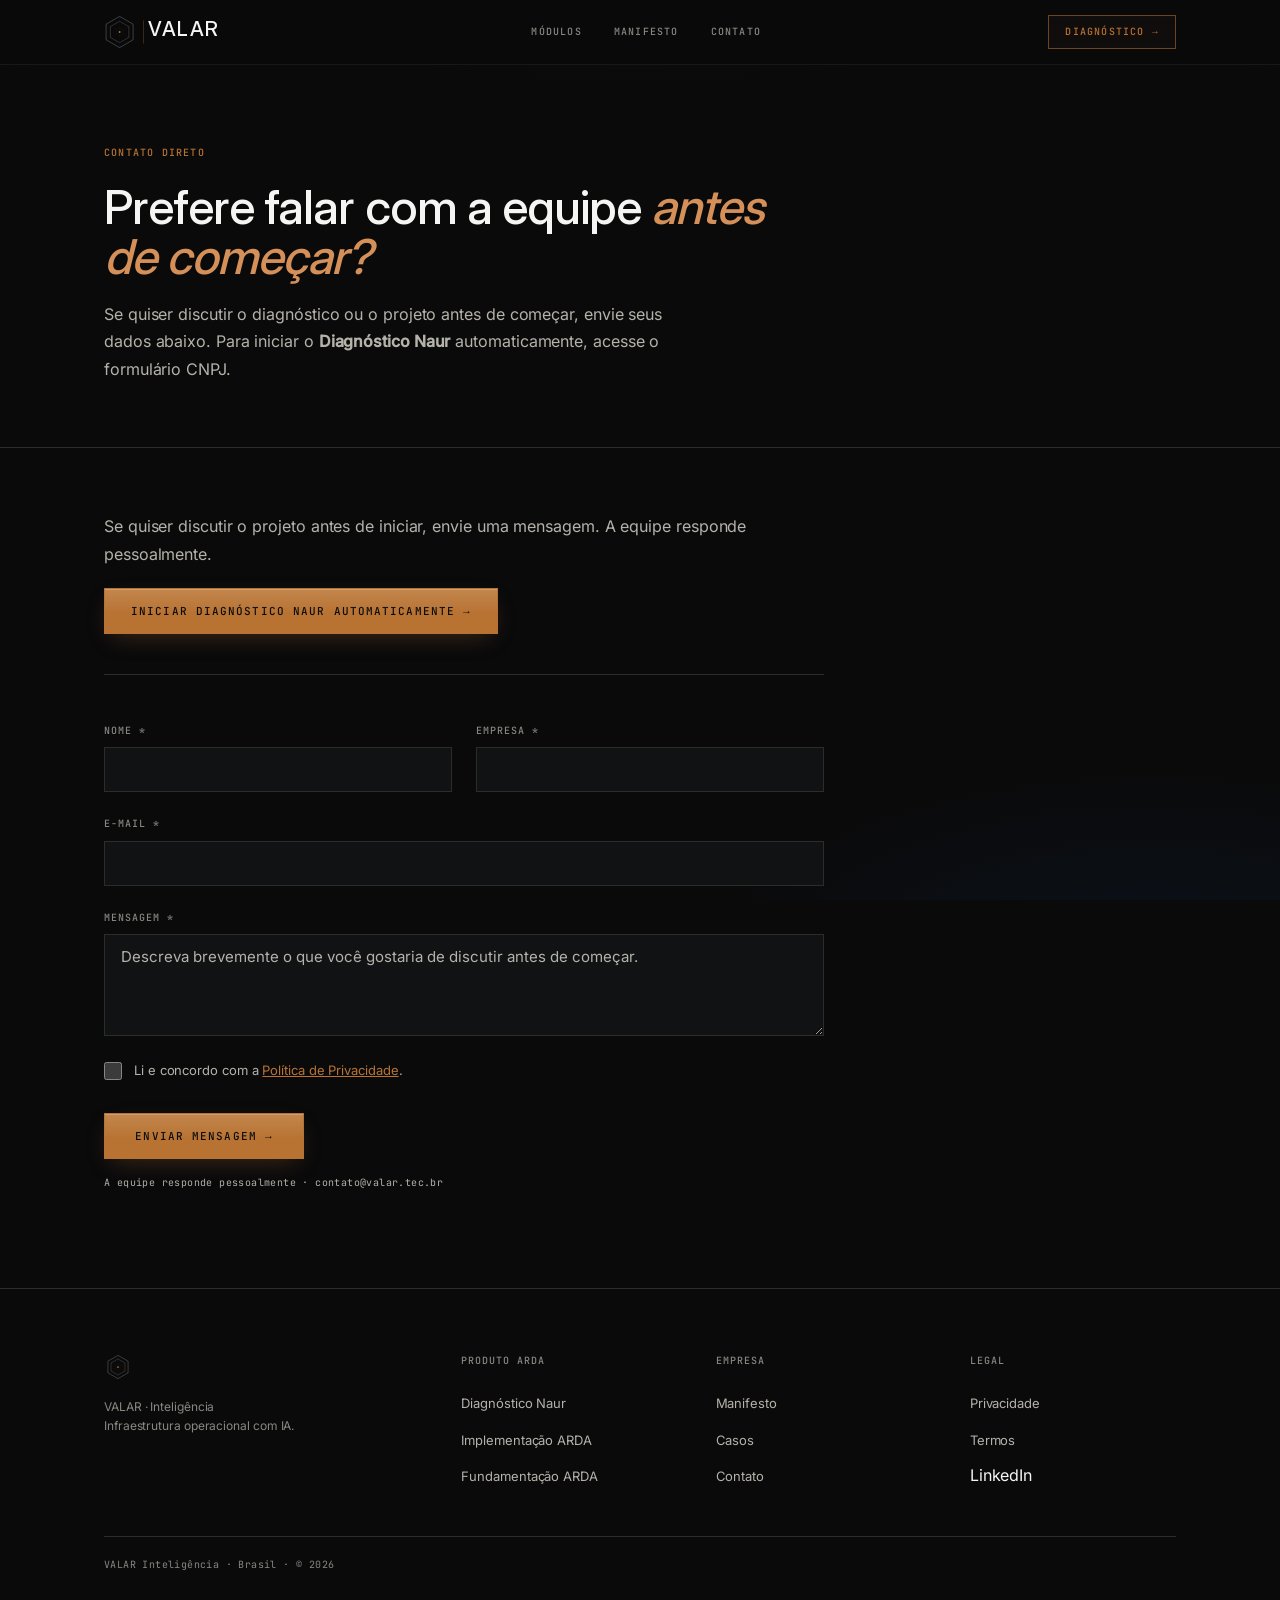
<file: diagnostico.html>
﻿<!DOCTYPE html>
<html lang="pt-BR">
<head>
  <meta charset="UTF-8">
  <meta name="viewport" content="width=device-width, initial-scale=1.0, viewport-fit=cover">
  <meta name="description" content="Prefere falar com a equipe antes de começar? Envie uma mensagem. Para o Diagnóstico Naur automático, acesse o formulário CNPJ.">
  <meta property="og:title" content="Contato direto — VALAR">
  <meta property="og:description" content="Prefira falar com a equipe antes de começar? Envie uma mensagem.">
  <meta property="og:url" content="https://valar.tec.br/diagnostico.html">
  <meta property="og:type" content="website">
  <meta property="og:image" content="https://valar.tec.br/og-image-v1.jpg">
    <meta property="og:image:width" content="1200">
  <meta property="og:image:height" content="630">
  <meta property="og:image:type" content="image/jpeg">
  <meta property="og:image:alt" content="VALAR — Inteligência Operacional">
  <meta name="twitter:card" content="summary_large_image">
  <meta name="twitter:image" content="https://valar.tec.br/og-image-v1.jpg">
  <link rel="icon" href="favicon.ico" sizes="32x32">
  <link rel="icon" href="favicon.svg" type="image/svg+xml">
  <link rel="apple-touch-icon" href="apple-touch-icon.png">
  <link rel="manifest" href="manifest.webmanifest">
  <link rel="canonical" href="https://valar.tec.br/diagnostico.html">
  <meta name="robots" content="index,follow">
  <meta name="author" content="VALAR Inteligência">
  <meta name="theme-color" content="#0A0A0B">
  <meta name="geo.region" content="BR">
  <title>Contato direto — VALAR</title>
  <link rel="preload" as="font" type="font/woff2" crossorigin href="fonts/inter-500-latin.woff2">
  <link rel="stylesheet" href="styles.css">
  <noscript><style>section { opacity: 1 !important; transform: none !important; }</style></noscript>
</head>

<body>

  <a href="#main" class="skip-link">Pular para o conteúdo principal</a>

  <header class="nav" role="banner">
    <div class="container">
      <div class="nav__inner">

        <a href="index.html" class="nav__brand" aria-label="VALAR — página inicial">
          <svg viewBox="0 0 467 120" xmlns="http://www.w3.org/2000/svg" aria-hidden="true" focusable="false">
            <g transform="translate(52,60)">
              <polygon points="0,-52 45.03,-26 45.03,26 0,52 -45.03,26 -45.03,-26"
                fill="none" stroke="#F5F5F3" stroke-width="0.78"/>
              <polygon points="0,-35.75 30.97,-17.88 30.97,17.88 0,35.75 -30.97,17.88 -30.97,-17.88"
                fill="none" stroke="#F5F5F3" stroke-width="0.55"/>
              <line x1="0" y1="-6.5" x2="0" y2="-52" stroke="#F5F5F3" stroke-width="0.26" opacity="0.24"/>
              <line x1="5.63" y1="-3.25" x2="45.03" y2="-26" stroke="#F5F5F3" stroke-width="0.26" opacity="0.24"/>
              <line x1="5.63" y1="3.25" x2="45.03" y2="26" stroke="#F5F5F3" stroke-width="0.26" opacity="0.24"/>
              <line x1="0" y1="6.5" x2="0" y2="52" stroke="#F5F5F3" stroke-width="0.26" opacity="0.24"/>
              <line x1="-5.63" y1="3.25" x2="-45.03" y2="26" stroke="#F5F5F3" stroke-width="0.26" opacity="0.24"/>
              <line x1="-5.63" y1="-3.25" x2="-45.03" y2="-26" stroke="#F5F5F3" stroke-width="0.26" opacity="0.24"/>
              <circle cx="0" cy="0" r="20.8" fill="none" stroke="#B87333" stroke-width="0.33" opacity="0.22"/>
              <circle cx="0" cy="0" r="13" fill="none" stroke="#B87333" stroke-width="0.39" opacity="0.42"/>
              <circle cx="0" cy="0" r="3.25" fill="#B87333"/>
            </g>
            <rect x="132" y="21.6" width="1" height="76.8" fill="#B87333"/>
            <text x="147" y="74.4" font-family="'Inter Display','Inter',sans-serif"
              font-size="68" font-weight="500" letter-spacing="5" fill="#F5F5F3">VALAR</text>
          </svg>
        </a>

        <nav class="nav__links" aria-label="Navegação principal">
          <a href="index.html#modulos">Módulos</a>
          <a href="manifesto.html">Manifesto</a>
          <a href="diagnostico.html" aria-current="page">Contato</a>
        </nav>

        <a href="diagnostico.html"
           class="nav__cta nav__desktop-cta"
           aria-label="Solicitar diagnóstico operacional"
           aria-current="page">
          Diagnóstico →
        </a>

        <button class="nav__hamburger"
                aria-expanded="false"
                aria-controls="mobile-menu"
                aria-label="Abrir menu de navegação">
          <span></span><span></span><span></span>
        </button>
      </div>

      <nav id="mobile-menu" class="nav__mobile" aria-label="Navegação mobile" hidden>
        <a href="index.html#modulos">Módulos</a>
        <a href="manifesto.html">Manifesto</a>
        <a href="diagnostico.html">Contato</a>
        <a href="diagnostico.html" class="nav__cta">Diagnóstico →</a>
      </nav>
    </div>
  </header>

  <main id="main">

    <section id="diagnostico-hero" class="page-hero" style="border-bottom: 1px solid var(--borda);">
      <div class="container">
        <p class="page-hero__eyebrow">contato direto</p>
        <h1 class="page-hero__title">Prefere falar com a equipe <em>antes de começar?</em></h1>
        <p class="page-hero__sub">
          Se quiser discutir o diagnóstico ou o projeto antes de começar, envie seus dados abaixo.
          Para iniciar o <strong>Diagnóstico Naur</strong> automaticamente, acesse o formulário CNPJ.
        </p>
      </div>
    </section>

    <section id="diagnostico-form">
      <div class="container">
        <div class="diag-form-wrap">

          <div class="diag-form-intro">
            <p class="diag-form-intro__body">
              Se quiser discutir o projeto antes de iniciar, envie uma mensagem.
              A equipe responde pessoalmente.
            </p>
            <a href="snapshot.html" class="btn-primary" style="display:inline-flex;align-items:center;gap:8px;margin-top:8px;">
              Iniciar Diagnóstico Naur automaticamente
              <span aria-hidden="true">→</span>
            </a>
          </div>

          <!-- Contato manual — Formspree (canal direto, não diagnóstico automático) -->
          <form action="https://formspree.io/f/YOUR_FORM_ID"
                method="POST"
                class="diag-form"
                id="diagnostico-form-el">

            <input type="hidden" name="_next" value="https://valar.tec.br/obrigado.html">
            <input type="hidden" name="_subject" value="Contato direto via diagnostico.html">

            <div class="form-row form-row--2">
              <div class="form-group">
                <label class="form-label" for="nome">Nome <span aria-hidden="true">*</span></label>
                <input class="form-input" type="text" id="nome" name="nome"
                       required autocomplete="name" aria-required="true">
              </div>
              <div class="form-group">
                <label class="form-label" for="empresa">Empresa <span aria-hidden="true">*</span></label>
                <input class="form-input" type="text" id="empresa" name="empresa"
                       required autocomplete="organization" aria-required="true">
              </div>
            </div>

            <div class="form-group">
              <label class="form-label" for="email">E-mail <span aria-hidden="true">*</span></label>
              <input class="form-input" type="email" id="email" name="email"
                     required autocomplete="email" inputmode="email" aria-required="true">
            </div>

            <div class="form-group">
              <label class="form-label" for="mensagem">Mensagem <span aria-hidden="true">*</span></label>
              <textarea class="form-input form-textarea" id="mensagem" name="mensagem"
                        rows="4" required aria-required="true"
                        placeholder="Descreva brevemente o que você gostaria de discutir antes de começar."></textarea>
            </div>

            <div class="form-group">
              <label class="form-checkbox">
                <input type="checkbox" name="lgpd_consent" value="sim" required aria-required="true">
                <span>
                  Li e concordo com a
                  <a href="privacidade.html" target="_blank" rel="noopener">Política de Privacidade</a>.
                </span>
              </label>
            </div>

            <input type="text" name="_gotcha" style="display:none !important" tabindex="-1" autocomplete="off">

            <div class="form-actions">
              <button type="submit" class="btn-primary btn-submit" id="btn-submit">
                Enviar mensagem →
              </button>
              <p class="form-note">
                A equipe responde pessoalmente · contato@valar.tec.br
              </p>
            </div>

          </form>
        </div>
      </div>
    </section>

  </main>

  <footer>
    <div class="container">
      <div class="footer__grid">

        <div class="footer__brand">
          <svg width="48" height="48" viewBox="0 0 48 48" xmlns="http://www.w3.org/2000/svg" aria-hidden="true" focusable="false">
            <g transform="translate(24,24)">
              <polygon points="0,-20 17.32,-10 17.32,10 0,20 -17.32,10 -17.32,-10" fill="none" stroke="#F5F5F3" stroke-width="0.36"/>
              <polygon points="0,-13.75 11.9,-6.875 11.9,6.875 0,13.75 -11.9,6.875 -11.9,-6.875" fill="none" stroke="#F5F5F3" stroke-width="0.255"/>
              <line x1="0" y1="-2.5" x2="0" y2="-20" stroke="#F5F5F3" stroke-width="0.12" opacity="0.24"/>
              <line x1="2.17" y1="-1.25" x2="17.32" y2="-10" stroke="#F5F5F3" stroke-width="0.12" opacity="0.24"/>
              <line x1="2.17" y1="1.25" x2="17.32" y2="10" stroke="#F5F5F3" stroke-width="0.12" opacity="0.24"/>
              <line x1="0" y1="2.5" x2="0" y2="20" stroke="#F5F5F3" stroke-width="0.12" opacity="0.24"/>
              <line x1="-2.17" y1="1.25" x2="-17.32" y2="10" stroke="#F5F5F3" stroke-width="0.12" opacity="0.24"/>
              <line x1="-2.17" y1="-1.25" x2="-17.32" y2="-10" stroke="#F5F5F3" stroke-width="0.12" opacity="0.24"/>
              <circle cx="0" cy="0" r="8" fill="none" stroke="#B87333" stroke-width="0.15" opacity="0.22"/>
              <circle cx="0" cy="0" r="5" fill="none" stroke="#B87333" stroke-width="0.18" opacity="0.42"/>
              <circle cx="0" cy="0" r="1.5" fill="#B87333"/>
            </g>
          </svg>
          <p class="footer__tagline">VALAR · Inteligência<br>Infraestrutura operacional com IA.</p>
        </div>

        <div class="footer__col">
          <p class="footer__col-title">Produto ARDA</p>
          <ul>
            <li><a href="index.html#modulos">Diagnóstico Naur</a></li>
            <li><a href="index.html#modulos">Implementação ARDA</a></li>
            <li><a href="index.html#modulos">Fundamentação ARDA</a></li>
          </ul>
        </div>

        <div class="footer__col">
          <p class="footer__col-title">Empresa</p>
          <ul>
            <li><a href="manifesto.html">Manifesto</a></li>
            <li><a href="casos.html">Casos</a></li>
            <li><a href="diagnostico.html" aria-current="page">Contato</a></li>
          </ul>
        </div>

        <div class="footer__col">
          <p class="footer__col-title">Legal</p>
          <ul>
            <li><a href="privacidade.html">Privacidade</a></li>
            <li><a href="termos.html">Termos</a></li>
            <li>LinkedIn</li>
          </ul>
        </div>

      </div>
      <p class="footer__legal">
        VALAR Inteligência · Brasil · © 2026
      </p>
    </div>
  </footer>

  <script src="main.js"></script>
  <script defer data-domain="valar.tec.br" src="https://plausible.io/js/script.js"></script>

</body>
</html>
</file>
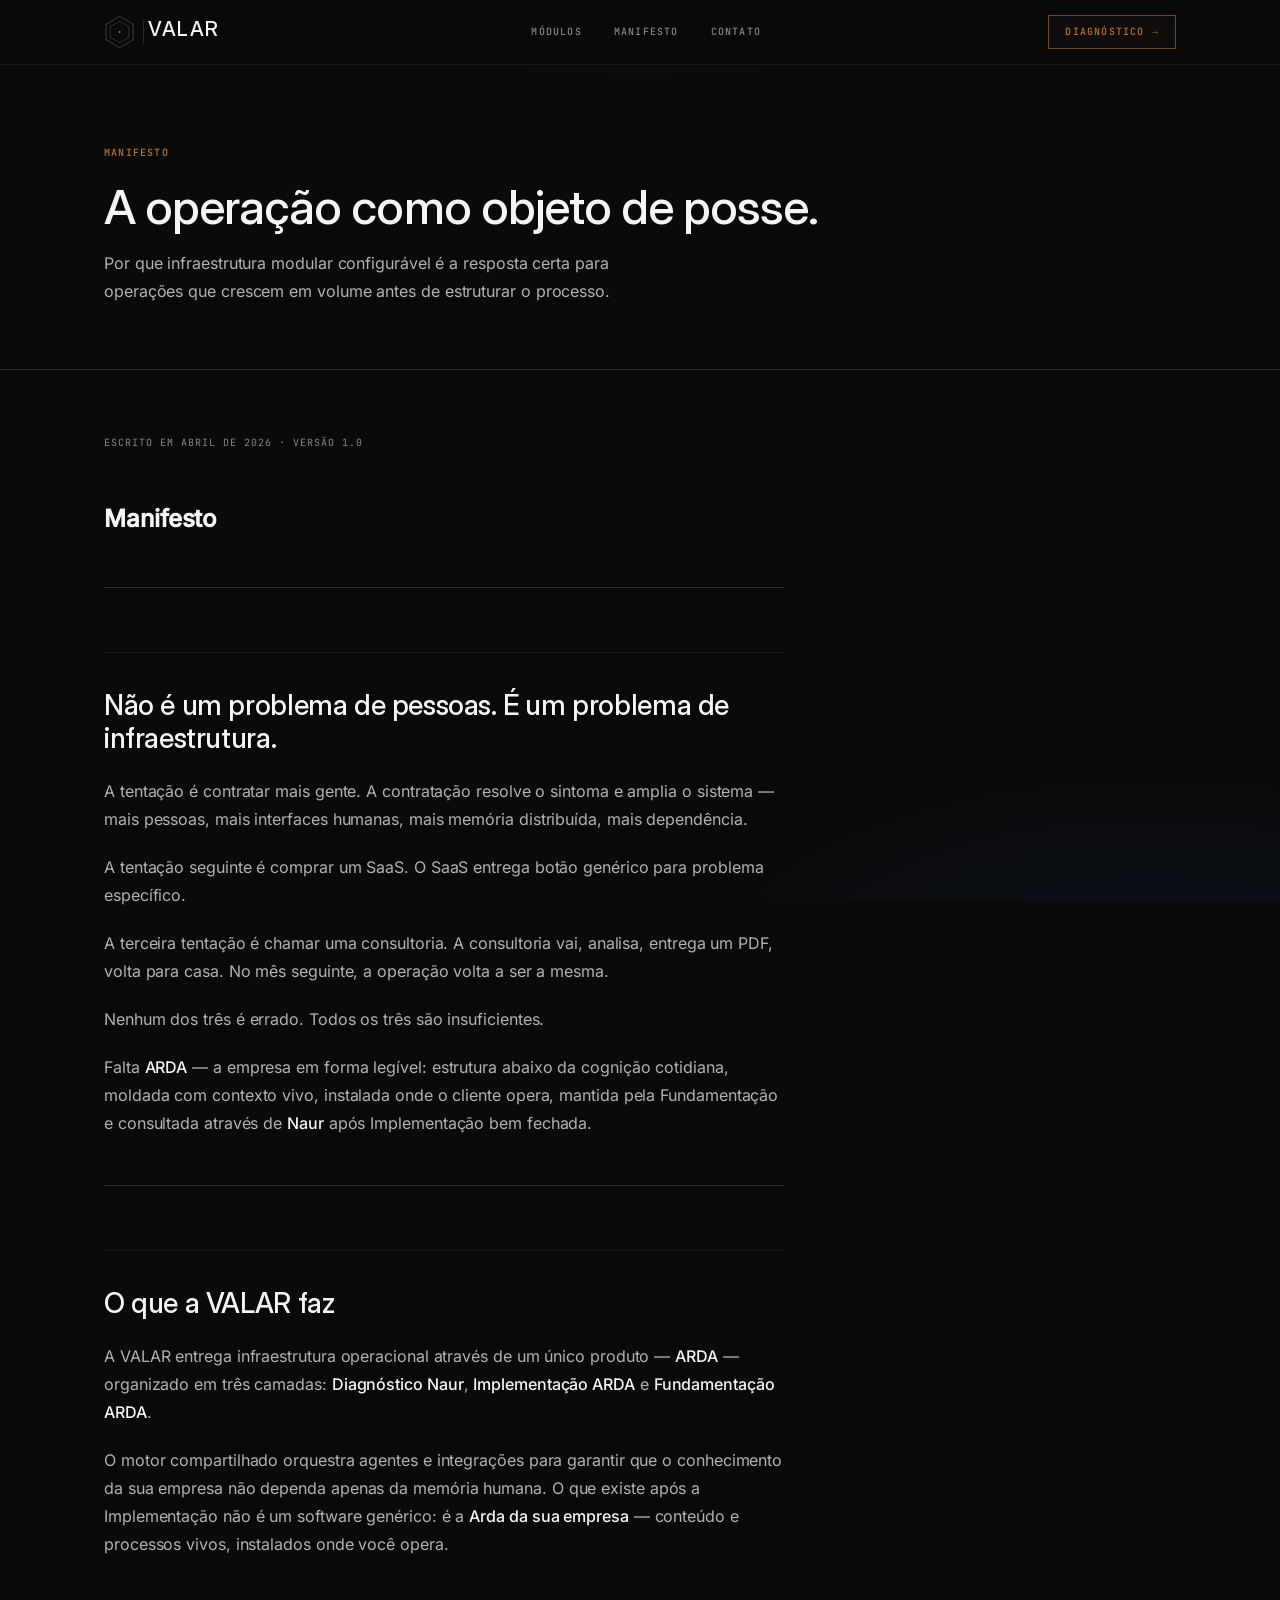
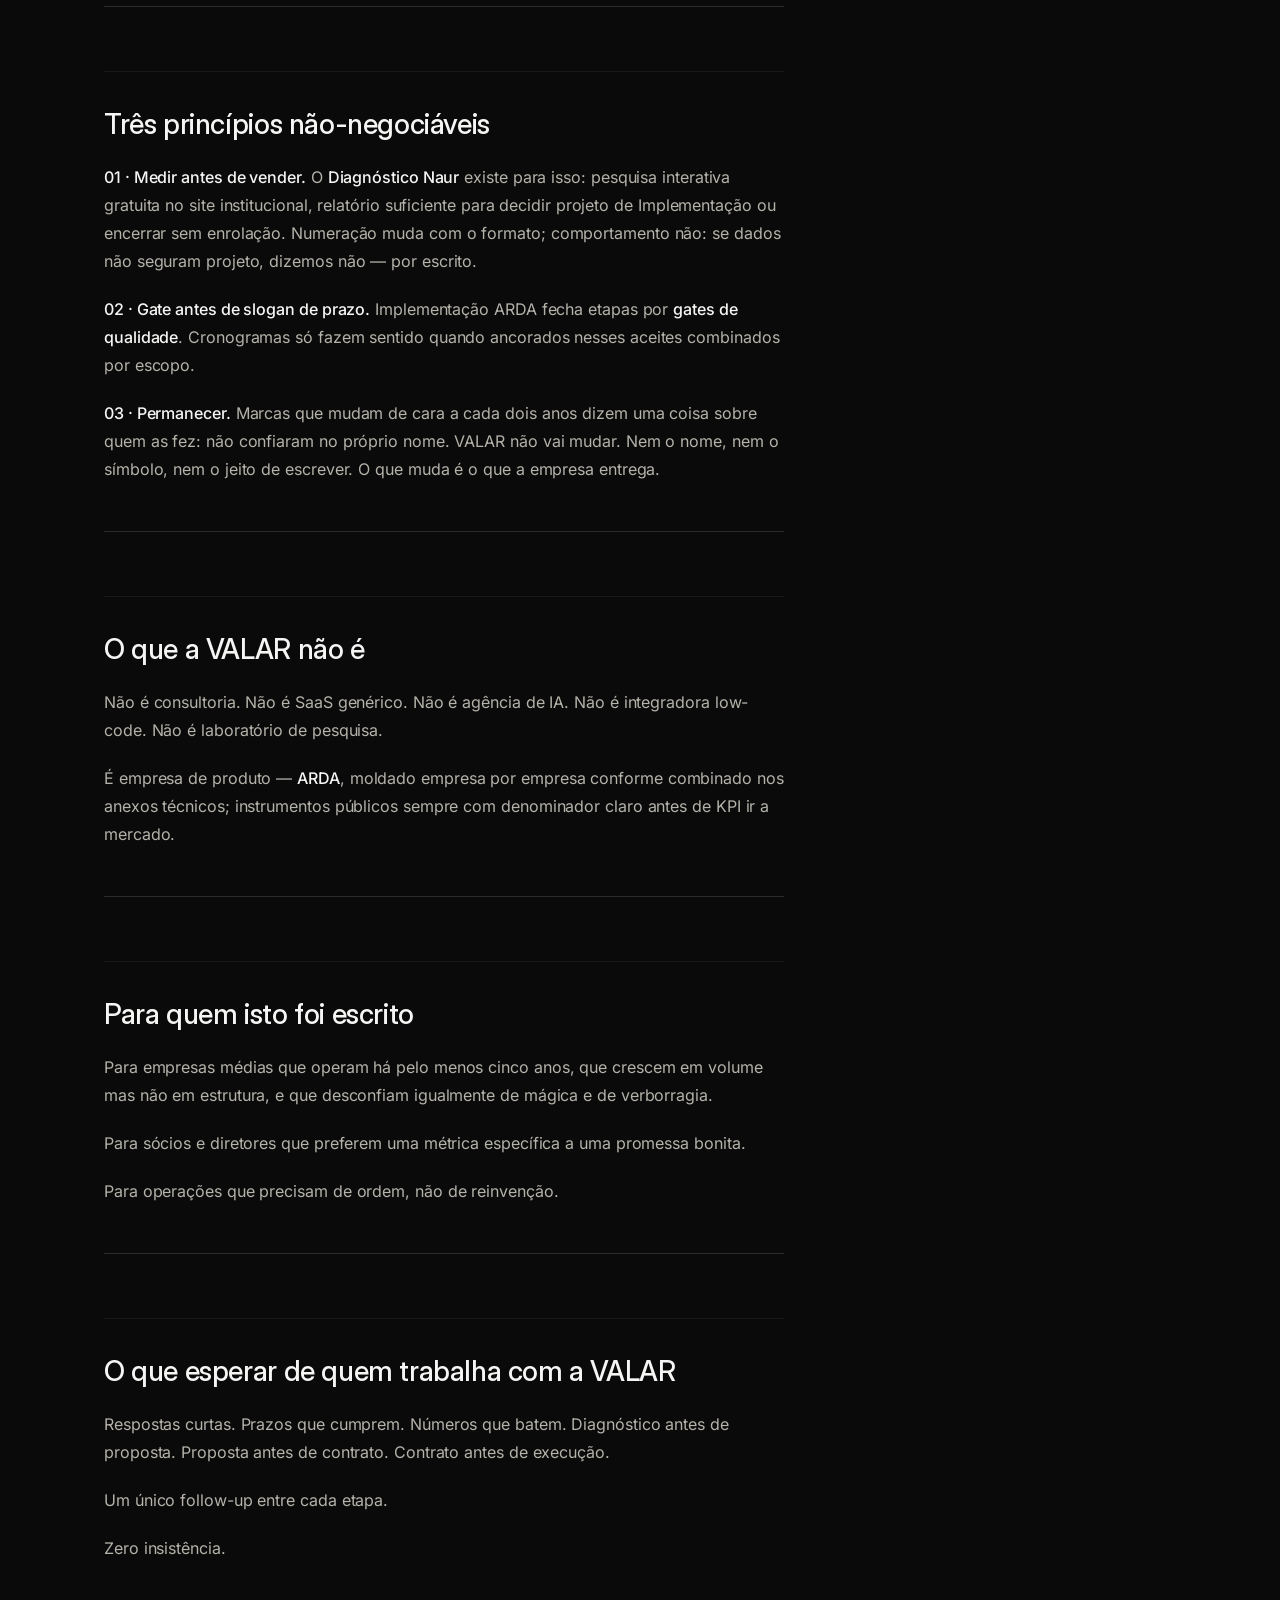
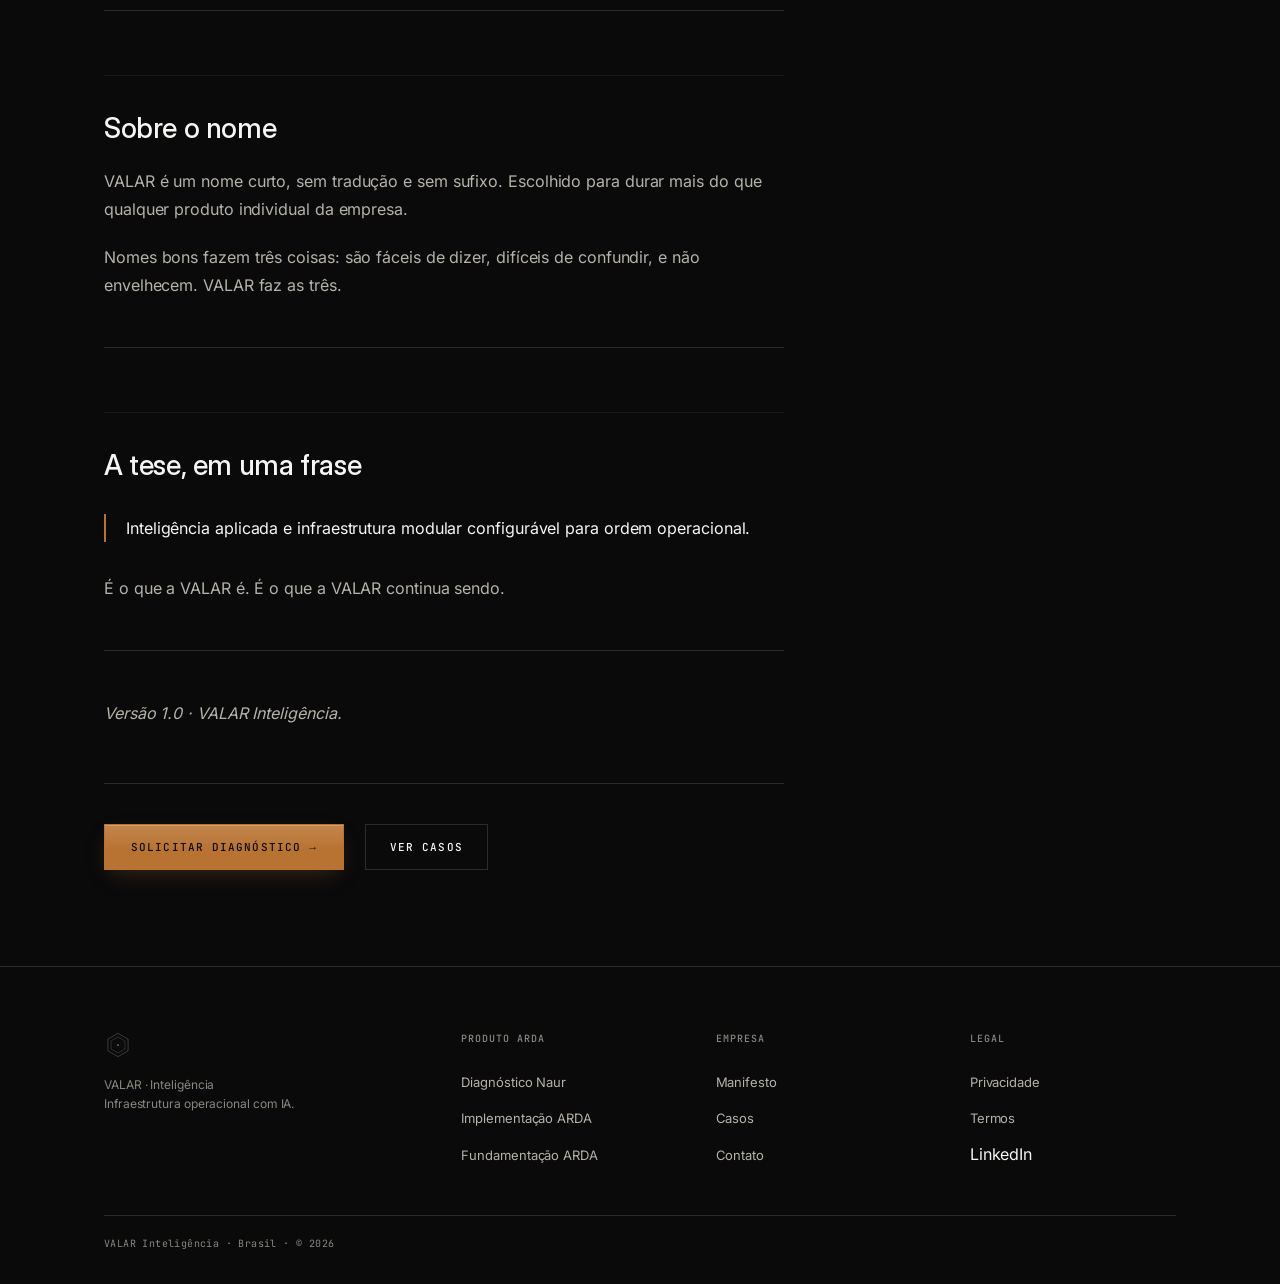
<file: manifesto.html>
<!DOCTYPE html>
<html lang="pt-BR">
<head>
  <meta charset="UTF-8">
  <meta name="viewport" content="width=device-width, initial-scale=1.0, viewport-fit=cover">
  <meta name="description" content="A tese da VALAR: por que infraestrutura modular configurável é a resposta certa para operações de empresas médias.">
  <meta property="og:title" content="Manifesto — VALAR">
  <meta property="og:description" content="A tese da VALAR sobre infraestrutura operacional com IA para empresas médias.">
  <meta property="og:url" content="https://valar.tec.br/manifesto.html">
  <meta property="og:type" content="website">
  <meta property="og:image" content="https://valar.tec.br/og-image-v1.jpg">
    <meta property="og:image:width" content="1200">
  <meta property="og:image:height" content="630">
  <meta property="og:image:type" content="image/jpeg">
  <meta property="og:image:alt" content="VALAR — Inteligência Operacional">
  <meta name="twitter:card" content="summary_large_image">
  <meta name="twitter:image" content="https://valar.tec.br/og-image-v1.jpg">
  <link rel="icon" href="favicon.ico" sizes="32x32">
  <link rel="icon" href="favicon.svg" type="image/svg+xml">
  <link rel="apple-touch-icon" href="apple-touch-icon.png">
  <link rel="manifest" href="manifest.webmanifest">
  <link rel="canonical" href="https://valar.tec.br/manifesto.html">
  <meta name="robots" content="index,follow">
  <meta name="author" content="VALAR Inteligência">
  <meta name="theme-color" content="#0A0A0B">
  <meta name="geo.region" content="BR">
  <title>Manifesto — VALAR</title>
  <link rel="preload" as="font" type="font/woff2" crossorigin href="fonts/inter-400-latin.woff2">
  <link rel="preload" as="font" type="font/woff2" crossorigin href="fonts/inter-500-latin.woff2">
  <link rel="stylesheet" href="styles.css">
  <noscript><style>section { opacity: 1 !important; transform: none !important; }</style></noscript>
</head>

<body>

  <a href="#main" class="skip-link">Pular para o conteúdo principal</a>

  <header class="nav" role="banner">
    <div class="container">
      <div class="nav__inner">

        <a href="index.html" class="nav__brand" aria-label="VALAR — página inicial">
          <svg viewBox="0 0 467 120" xmlns="http://www.w3.org/2000/svg" aria-hidden="true" focusable="false">
            <g transform="translate(52,60)">
              <polygon points="0,-52 45.03,-26 45.03,26 0,52 -45.03,26 -45.03,-26"
                fill="none" stroke="#F5F5F3" stroke-width="0.78"/>
              <polygon points="0,-35.75 30.97,-17.88 30.97,17.88 0,35.75 -30.97,17.88 -30.97,-17.88"
                fill="none" stroke="#F5F5F3" stroke-width="0.55"/>
              <line x1="0" y1="-6.5" x2="0" y2="-52" stroke="#F5F5F3" stroke-width="0.26" opacity="0.24"/>
              <line x1="5.63" y1="-3.25" x2="45.03" y2="-26" stroke="#F5F5F3" stroke-width="0.26" opacity="0.24"/>
              <line x1="5.63" y1="3.25" x2="45.03" y2="26" stroke="#F5F5F3" stroke-width="0.26" opacity="0.24"/>
              <line x1="0" y1="6.5" x2="0" y2="52" stroke="#F5F5F3" stroke-width="0.26" opacity="0.24"/>
              <line x1="-5.63" y1="3.25" x2="-45.03" y2="26" stroke="#F5F5F3" stroke-width="0.26" opacity="0.24"/>
              <line x1="-5.63" y1="-3.25" x2="-45.03" y2="-26" stroke="#F5F5F3" stroke-width="0.26" opacity="0.24"/>
              <circle cx="0" cy="0" r="20.8" fill="none" stroke="#B87333" stroke-width="0.33" opacity="0.22"/>
              <circle cx="0" cy="0" r="13" fill="none" stroke="#B87333" stroke-width="0.39" opacity="0.42"/>
              <circle cx="0" cy="0" r="3.25" fill="#B87333"/>
            </g>
            <rect x="132" y="21.6" width="1" height="76.8" fill="#B87333"/>
            <text x="147" y="74.4" font-family="'Inter Display','Inter',sans-serif"
              font-size="68" font-weight="500" letter-spacing="5" fill="#F5F5F3">VALAR</text>
          </svg>
        </a>

        <nav class="nav__links" aria-label="Navegação principal">
          <a href="index.html#modulos">Módulos</a>
          <a href="manifesto.html" aria-current="page">Manifesto</a>
          <a href="diagnostico.html">Contato</a>
        </nav>

        <a href="diagnostico.html"
           class="nav__cta nav__desktop-cta"
           aria-label="Solicitar diagnóstico operacional">
          Diagnóstico →
        </a>

        <button class="nav__hamburger"
                aria-expanded="false"
                aria-controls="mobile-menu"
                aria-label="Abrir menu de navegação">
          <span></span><span></span><span></span>
        </button>
      </div>

      <nav id="mobile-menu" class="nav__mobile" aria-label="Navegação mobile" hidden>
        <a href="index.html#modulos">Módulos</a>
        <a href="manifesto.html">Manifesto</a>
        <a href="diagnostico.html">Contato</a>
        <a href="diagnostico.html" class="nav__cta">Diagnóstico →</a>
      </nav>
    </div>
  </header>

  <main id="main">

    <section id="manifesto-hero" class="page-hero" style="border-bottom: 1px solid var(--borda);">
      <div class="container">
        <p class="page-hero__eyebrow">manifesto</p>
        <h1 class="page-hero__title">A operação como objeto de posse.</h1>
        <p class="page-hero__sub">
          Por que infraestrutura modular configurável é a resposta certa para operações
          que crescem em volume antes de estruturar o processo.
        </p>
      </div>
    </section>

    <section id="manifesto-content">
      <!-- ATENÇÃO: este bloco é gerado automaticamente por scripts/sync_manifesto.py a partir de MANIFESTO.md. Não edite manualmente. -->
      <div class="container">
        <div class="prose">
<p class="prose-meta">escrito em abril de 2026 · versão 1.0</p>
<h1>Manifesto</h1>
<hr>
<h2>Não é um problema de pessoas. É um problema de infraestrutura.</h2>
<p>A tentação é contratar mais gente. A contratação resolve o sintoma e amplia o sistema — mais pessoas, mais interfaces humanas, mais memória distribuída, mais dependência.</p>
<p>A tentação seguinte é comprar um SaaS. O SaaS entrega botão genérico para problema específico.</p>
<p>A terceira tentação é chamar uma consultoria. A consultoria vai, analisa, entrega um PDF, volta para casa. No mês seguinte, a operação volta a ser a mesma.</p>
<p>Nenhum dos três é errado. Todos os três são insuficientes.</p>
<p>Falta <strong>ARDA</strong> — a empresa em forma legível: estrutura abaixo da cognição cotidiana, moldada com contexto vivo, instalada onde o cliente opera, mantida pela Fundamentação e consultada através de <strong>Naur</strong> após Implementação bem fechada.</p>
<hr>
<h2>O que a VALAR faz</h2>
<p>A VALAR entrega infraestrutura operacional através de um único produto — <strong>ARDA</strong> — organizado em três camadas: <strong>Diagnóstico Naur</strong>, <strong>Implementação ARDA</strong> e <strong>Fundamentação ARDA</strong>.</p>
<p>O motor compartilhado orquestra agentes e integrações para garantir que o conhecimento da sua empresa não dependa apenas da memória humana. O que existe após a Implementação não é um software genérico: é a <strong>Arda da sua empresa</strong> — conteúdo e processos vivos, instalados onde você opera.</p>
<hr>
<h2>Três princípios não-negociáveis</h2>
<p><strong>01 · Medir antes de vender.</strong>
O <strong>Diagnóstico Naur</strong> existe para isso: pesquisa interativa gratuita no site institucional, relatório suficiente para decidir projeto de Implementação ou encerrar sem enrolação. Numeração muda com o formato; comportamento não: se dados não seguram projeto, dizemos não — por escrito.</p>
<p><strong>02 · Gate antes de slogan de prazo.</strong>
Implementação ARDA fecha etapas por <strong>gates de qualidade</strong>. Cronogramas só fazem sentido quando ancorados nesses aceites combinados por escopo.</p>
<p><strong>03 · Permanecer.</strong>
Marcas que mudam de cara a cada dois anos dizem uma coisa sobre quem as fez: não confiaram no próprio nome. VALAR não vai mudar. Nem o nome, nem o símbolo, nem o jeito de escrever. O que muda é o que a empresa entrega.</p>
<hr>
<h2>O que a VALAR não é</h2>
<p>Não é consultoria. Não é SaaS genérico. Não é agência de IA. Não é integradora low-code. Não é laboratório de pesquisa.</p>
<p>É empresa de produto — <strong>ARDA</strong>, moldado empresa por empresa conforme combinado nos anexos técnicos; instrumentos públicos sempre com denominador claro antes de KPI ir a mercado.</p>
<hr>
<h2>Para quem isto foi escrito</h2>
<p>Para empresas médias que operam há pelo menos cinco anos, que crescem em volume mas não em estrutura, e que desconfiam igualmente de mágica e de verborragia.</p>
<p>Para sócios e diretores que preferem uma métrica específica a uma promessa bonita.</p>
<p>Para operações que precisam de ordem, não de reinvenção.</p>
<hr>
<h2>O que esperar de quem trabalha com a VALAR</h2>
<p>Respostas curtas. Prazos que cumprem. Números que batem. Diagnóstico antes de proposta. Proposta antes de contrato. Contrato antes de execução.</p>
<p>Um único follow-up entre cada etapa.</p>
<p>Zero insistência.</p>
<hr>
<h2>Sobre o nome</h2>
<p>VALAR é um nome curto, sem tradução e sem sufixo. Escolhido para durar mais do que qualquer produto individual da empresa.</p>
<p>Nomes bons fazem três coisas: são fáceis de dizer, difíceis de confundir, e não envelhecem. VALAR faz as três.</p>
<hr>
<h2>A tese, em uma frase</h2>
<blockquote>
<p>Inteligência aplicada e infraestrutura modular configurável para ordem operacional.</p>
</blockquote>
<p>É o que a VALAR é. É o que a VALAR continua sendo.</p>
<hr>
<p><em>Versão 1.0 · VALAR Inteligência.</em></p>
          <div class="prose-cta">
            <a href="diagnostico.html" class="btn-primary">Solicitar diagnóstico →</a>
            <a href="casos.html" class="btn-secondary" style="margin-left: 16px;">Ver casos</a>
          </div>
        </div>
      </div>
        </section>

  </main>

  <footer>
    <div class="container">
      <div class="footer__grid">

        <div class="footer__brand">
          <svg width="48" height="48" viewBox="0 0 48 48" xmlns="http://www.w3.org/2000/svg" aria-hidden="true" focusable="false">
            <g transform="translate(24,24)">
              <polygon points="0,-20 17.32,-10 17.32,10 0,20 -17.32,10 -17.32,-10" fill="none" stroke="#F5F5F3" stroke-width="0.36"/>
              <polygon points="0,-13.75 11.9,-6.875 11.9,6.875 0,13.75 -11.9,6.875 -11.9,-6.875" fill="none" stroke="#F5F5F3" stroke-width="0.255"/>
              <line x1="0" y1="-2.5" x2="0" y2="-20" stroke="#F5F5F3" stroke-width="0.12" opacity="0.24"/>
              <line x1="2.17" y1="-1.25" x2="17.32" y2="-10" stroke="#F5F5F3" stroke-width="0.12" opacity="0.24"/>
              <line x1="2.17" y1="1.25" x2="17.32" y2="10" stroke="#F5F5F3" stroke-width="0.12" opacity="0.24"/>
              <line x1="0" y1="2.5" x2="0" y2="20" stroke="#F5F5F3" stroke-width="0.12" opacity="0.24"/>
              <line x1="-2.17" y1="1.25" x2="-17.32" y2="10" stroke="#F5F5F3" stroke-width="0.12" opacity="0.24"/>
              <line x1="-2.17" y1="-1.25" x2="-17.32" y2="-10" stroke="#F5F5F3" stroke-width="0.12" opacity="0.24"/>
              <circle cx="0" cy="0" r="8" fill="none" stroke="#B87333" stroke-width="0.15" opacity="0.22"/>
              <circle cx="0" cy="0" r="5" fill="none" stroke="#B87333" stroke-width="0.18" opacity="0.42"/>
              <circle cx="0" cy="0" r="1.5" fill="#B87333"/>
            </g>
          </svg>
          <p class="footer__tagline">VALAR · Inteligência<br>Infraestrutura operacional com IA.</p>
        </div>

        <div class="footer__col">
          <p class="footer__col-title">Produto ARDA</p>
          <ul>
            <li><a href="index.html#modulos">Diagnóstico Naur</a></li>
            <li><a href="index.html#modulos">Implementação ARDA</a></li>
            <li><a href="index.html#modulos">Fundamentação ARDA</a></li>
          </ul>
        </div>

        <div class="footer__col">
          <p class="footer__col-title">Empresa</p>
          <ul>
            <li><a href="manifesto.html">Manifesto</a></li>
            <li><a href="casos.html">Casos</a></li>
            <li><a href="diagnostico.html">Contato</a></li>
          </ul>
        </div>

        <div class="footer__col">
          <p class="footer__col-title">Legal</p>
          <ul>
            <li><a href="privacidade.html">Privacidade</a></li>
            <li><a href="termos.html">Termos</a></li>
            <li>LinkedIn</li>
          </ul>
        </div>

      </div>
      <p class="footer__legal">
        VALAR Inteligência · Brasil · © 2026
      </p>
    </div>
  </footer>

  <script src="main.js"></script>
  <script defer data-domain="valar.tec.br" src="https://plausible.io/js/script.js"></script>

</body>
</html>
</file>
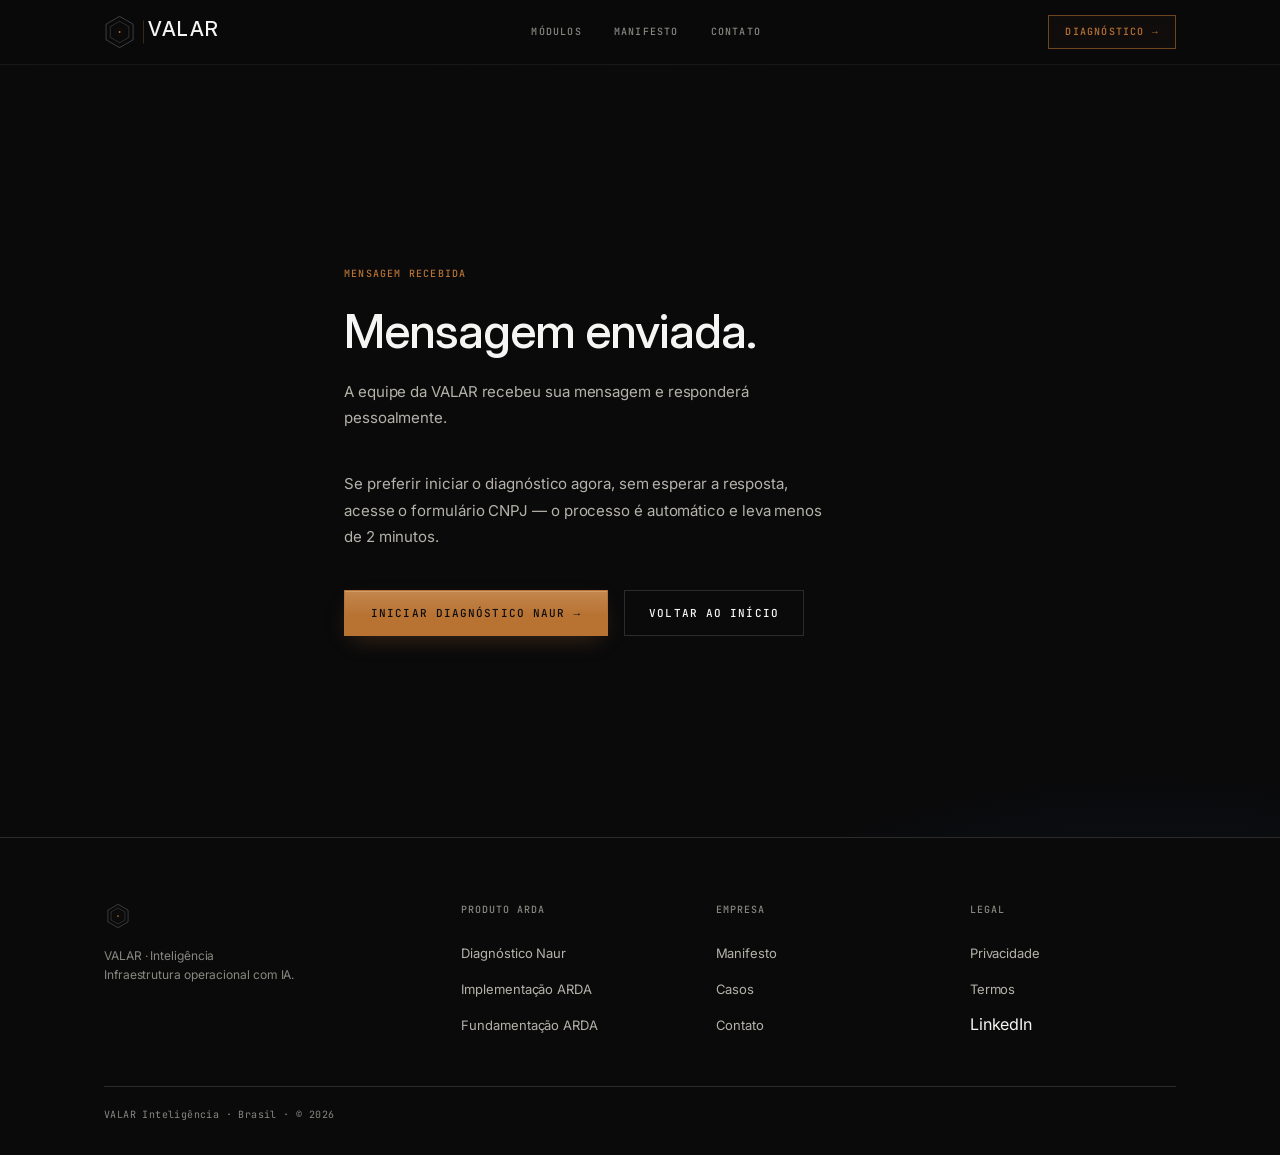
<file: obrigado.html>
﻿<!DOCTYPE html>
<html lang="pt-BR">
<head>
  <meta charset="UTF-8">
  <meta name="viewport" content="width=device-width, initial-scale=1.0, viewport-fit=cover">
  <meta name="robots" content="noindex,nofollow">
  <link rel="icon" href="favicon.ico" sizes="32x32">
  <link rel="icon" href="favicon.svg" type="image/svg+xml">
  <link rel="apple-touch-icon" href="apple-touch-icon.png">
  <link rel="manifest" href="manifest.webmanifest">
  <meta name="theme-color" content="#0A0A0B">
  <title>Recebemos — VALAR</title>
  <link rel="preload" as="font" type="font/woff2" crossorigin href="fonts/inter-400-latin.woff2">
  <link rel="preload" as="font" type="font/woff2" crossorigin href="fonts/inter-500-latin.woff2">
  <link rel="stylesheet" href="styles.css">
  <noscript><style>section { opacity: 1 !important; transform: none !important; }</style></noscript>
</head>

<body>

  <a href="#main" class="skip-link">Pular para o conteúdo principal</a>

  <header class="nav" role="banner">
    <div class="container">
      <div class="nav__inner">

        <a href="index.html" class="nav__brand" aria-label="VALAR — página inicial">
          <svg viewBox="0 0 467 120" xmlns="http://www.w3.org/2000/svg" aria-hidden="true" focusable="false">
            <g transform="translate(52,60)">
              <polygon points="0,-52 45.03,-26 45.03,26 0,52 -45.03,26 -45.03,-26"
                fill="none" stroke="#F5F5F3" stroke-width="0.78"/>
              <polygon points="0,-35.75 30.97,-17.88 30.97,17.88 0,35.75 -30.97,17.88 -30.97,-17.88"
                fill="none" stroke="#F5F5F3" stroke-width="0.55"/>
              <line x1="0" y1="-6.5" x2="0" y2="-52" stroke="#F5F5F3" stroke-width="0.26" opacity="0.24"/>
              <line x1="5.63" y1="-3.25" x2="45.03" y2="-26" stroke="#F5F5F3" stroke-width="0.26" opacity="0.24"/>
              <line x1="5.63" y1="3.25" x2="45.03" y2="26" stroke="#F5F5F3" stroke-width="0.26" opacity="0.24"/>
              <line x1="0" y1="6.5" x2="0" y2="52" stroke="#F5F5F3" stroke-width="0.26" opacity="0.24"/>
              <line x1="-5.63" y1="3.25" x2="-45.03" y2="26" stroke="#F5F5F3" stroke-width="0.26" opacity="0.24"/>
              <line x1="-5.63" y1="-3.25" x2="-45.03" y2="-26" stroke="#F5F5F3" stroke-width="0.26" opacity="0.24"/>
              <circle cx="0" cy="0" r="20.8" fill="none" stroke="#B87333" stroke-width="0.33" opacity="0.22"/>
              <circle cx="0" cy="0" r="13" fill="none" stroke="#B87333" stroke-width="0.39" opacity="0.42"/>
              <circle cx="0" cy="0" r="3.25" fill="#B87333"/>
            </g>
            <rect x="132" y="21.6" width="1" height="76.8" fill="#B87333"/>
            <text x="147" y="74.4" font-family="'Inter Display','Inter',sans-serif"
              font-size="68" font-weight="500" letter-spacing="5" fill="#F5F5F3">VALAR</text>
          </svg>
        </a>

        <nav class="nav__links" aria-label="Navegação principal">
          <a href="index.html#modulos">Módulos</a>
          <a href="manifesto.html">Manifesto</a>
          <a href="diagnostico.html">Contato</a>
        </nav>

        <a href="diagnostico.html"
           class="nav__cta nav__desktop-cta"
           aria-label="Solicitar diagnóstico operacional">
          Diagnóstico →
        </a>

        <button class="nav__hamburger"
                aria-expanded="false"
                aria-controls="mobile-menu"
                aria-label="Abrir menu de navegação">
          <span></span><span></span><span></span>
        </button>
      </div>

      <nav id="mobile-menu" class="nav__mobile" aria-label="Navegação mobile" hidden>
        <a href="index.html#modulos">Módulos</a>
        <a href="manifesto.html">Manifesto</a>
        <a href="diagnostico.html">Contato</a>
        <a href="diagnostico.html" class="nav__cta">Diagnóstico →</a>
      </nav>
    </div>
  </header>

  <main id="main" class="status-page">
    <div class="container">
      <p class="status-page__eyebrow">mensagem recebida</p>
      <h1 class="status-page__title">Mensagem enviada.</h1>
      <p class="status-page__body">
        A equipe da VALAR recebeu sua mensagem e responderá pessoalmente.
      </p>
      <p class="status-page__body" style="margin-top:12px;">
        Se preferir iniciar o diagnóstico agora, sem esperar a resposta,
        acesse o formulário CNPJ — o processo é automático e leva menos de 2 minutos.
      </p>
      <div class="status-page__links">
        <a href="snapshot.html" class="btn-primary">Iniciar Diagnóstico Naur →</a>
        <a href="index.html" class="btn-secondary">Voltar ao início</a>
      </div>
    </div>
  </main>

  <footer>
    <div class="container">
      <div class="footer__grid">

        <div class="footer__brand">
          <svg width="48" height="48" viewBox="0 0 48 48" xmlns="http://www.w3.org/2000/svg" aria-hidden="true" focusable="false">
            <g transform="translate(24,24)">
              <polygon points="0,-20 17.32,-10 17.32,10 0,20 -17.32,10 -17.32,-10" fill="none" stroke="#F5F5F3" stroke-width="0.36"/>
              <polygon points="0,-13.75 11.9,-6.875 11.9,6.875 0,13.75 -11.9,6.875 -11.9,-6.875" fill="none" stroke="#F5F5F3" stroke-width="0.255"/>
              <line x1="0" y1="-2.5" x2="0" y2="-20" stroke="#F5F5F3" stroke-width="0.12" opacity="0.24"/>
              <line x1="2.17" y1="-1.25" x2="17.32" y2="-10" stroke="#F5F5F3" stroke-width="0.12" opacity="0.24"/>
              <line x1="2.17" y1="1.25" x2="17.32" y2="10" stroke="#F5F5F3" stroke-width="0.12" opacity="0.24"/>
              <line x1="0" y1="2.5" x2="0" y2="20" stroke="#F5F5F3" stroke-width="0.12" opacity="0.24"/>
              <line x1="-2.17" y1="1.25" x2="-17.32" y2="10" stroke="#F5F5F3" stroke-width="0.12" opacity="0.24"/>
              <line x1="-2.17" y1="-1.25" x2="-17.32" y2="-10" stroke="#F5F5F3" stroke-width="0.12" opacity="0.24"/>
              <circle cx="0" cy="0" r="8" fill="none" stroke="#B87333" stroke-width="0.15" opacity="0.22"/>
              <circle cx="0" cy="0" r="5" fill="none" stroke="#B87333" stroke-width="0.18" opacity="0.42"/>
              <circle cx="0" cy="0" r="1.5" fill="#B87333"/>
            </g>
          </svg>
          <p class="footer__tagline">VALAR · Inteligência<br>Infraestrutura operacional com IA.</p>
        </div>

        <div class="footer__col">
          <p class="footer__col-title">Produto ARDA</p>
          <ul>
            <li><a href="index.html#modulos">Diagnóstico Naur</a></li>
            <li><a href="index.html#modulos">Implementação ARDA</a></li>
            <li><a href="index.html#modulos">Fundamentação ARDA</a></li>
          </ul>
        </div>

        <div class="footer__col">
          <p class="footer__col-title">Empresa</p>
          <ul>
            <li><a href="manifesto.html">Manifesto</a></li>
            <li><a href="casos.html">Casos</a></li>
            <li><a href="diagnostico.html">Contato</a></li>
          </ul>
        </div>

        <div class="footer__col">
          <p class="footer__col-title">Legal</p>
          <ul>
            <li><a href="privacidade.html">Privacidade</a></li>
            <li><a href="termos.html">Termos</a></li>
            <li>LinkedIn</li>
          </ul>
        </div>

      </div>
      <p class="footer__legal">
        VALAR Inteligência · Brasil · © 2026
      </p>
    </div>
  </footer>

  <script src="main.js"></script>
  <script defer data-domain="valar.tec.br" src="https://plausible.io/js/script.js"></script>

</body>
</html>
</file>
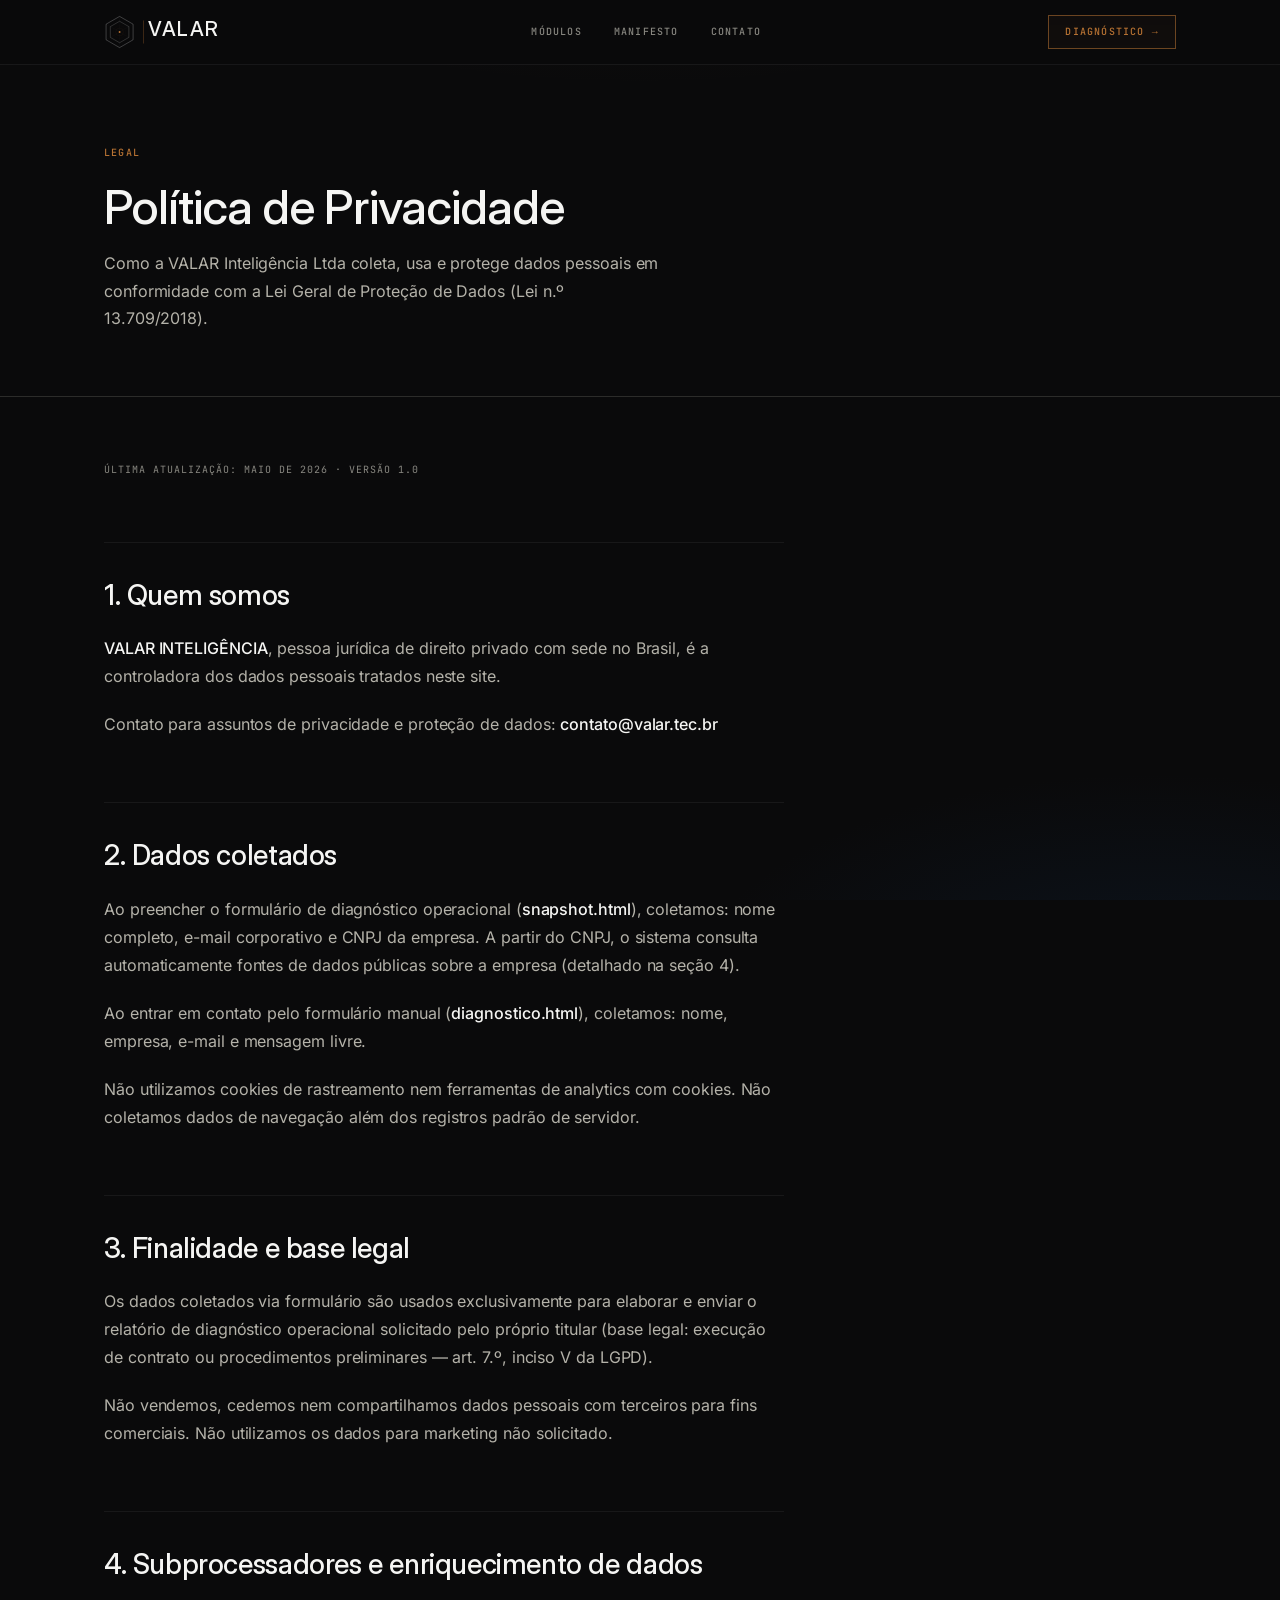
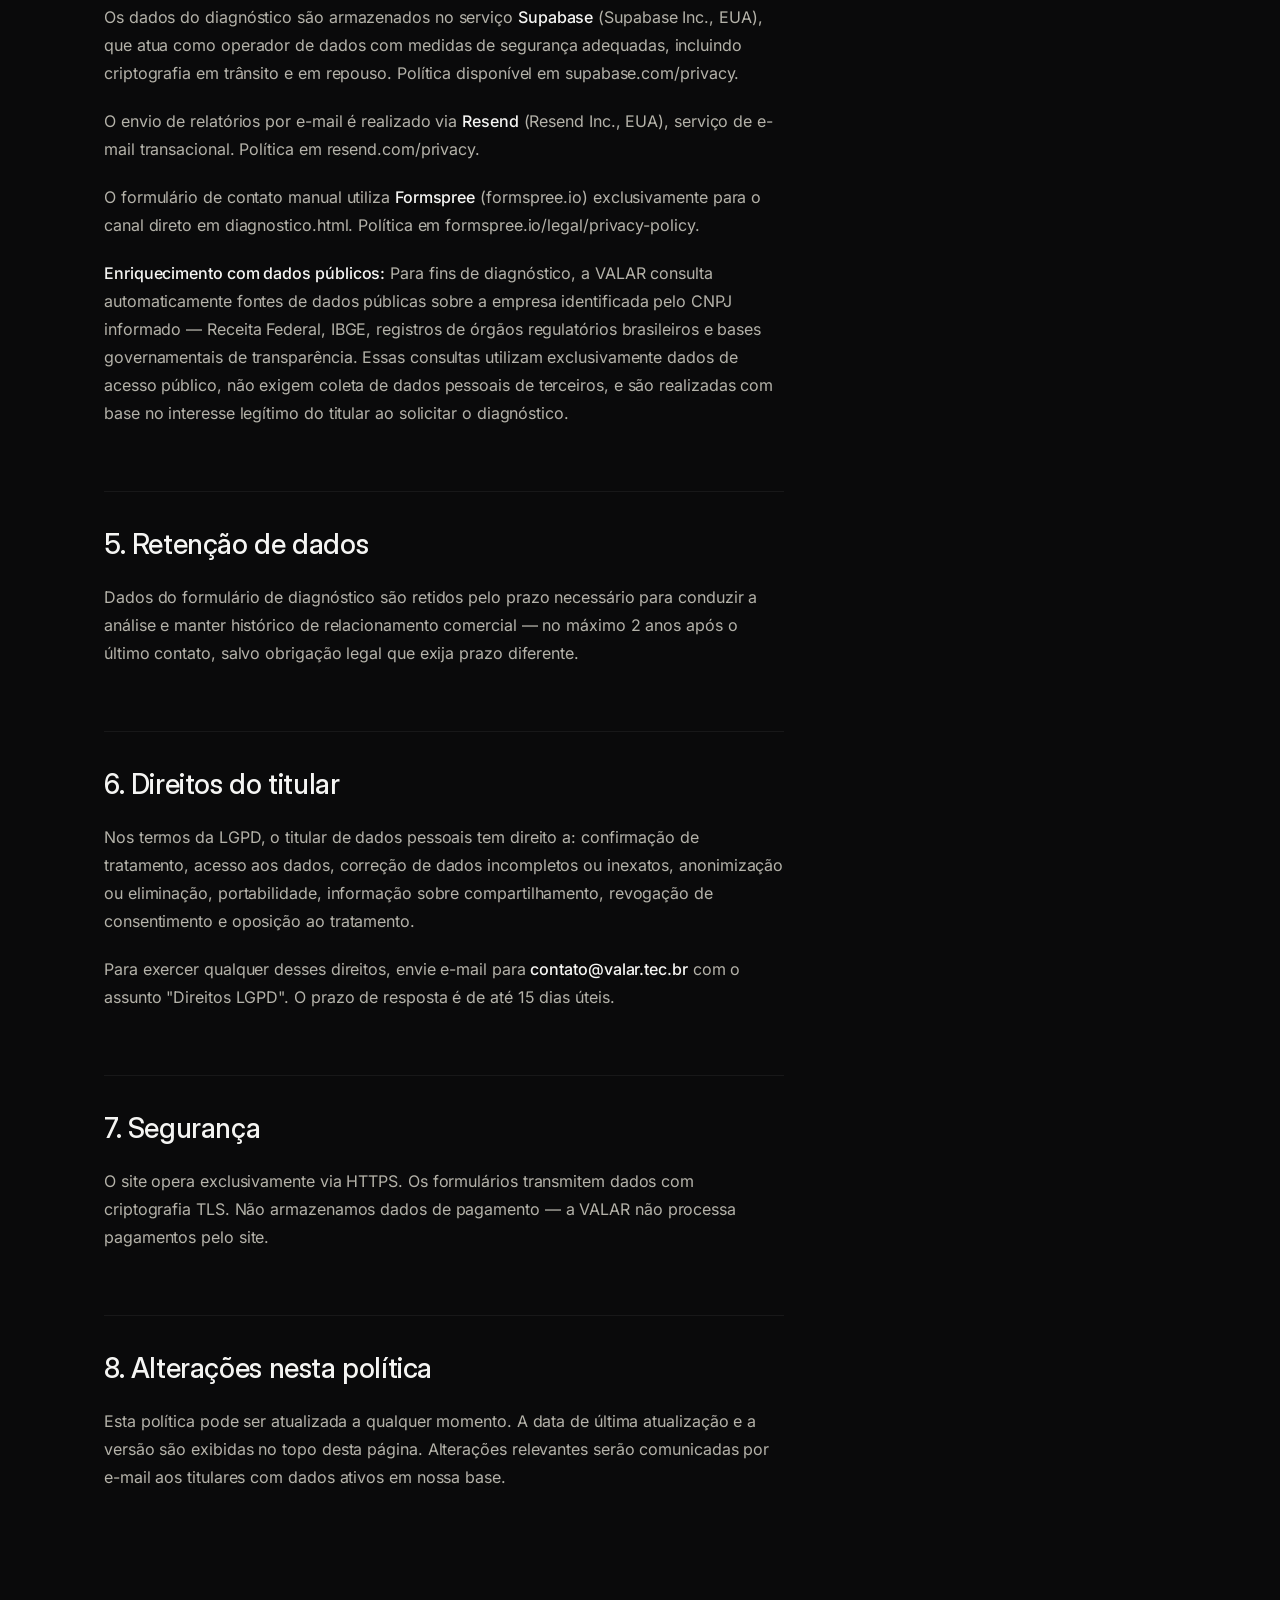
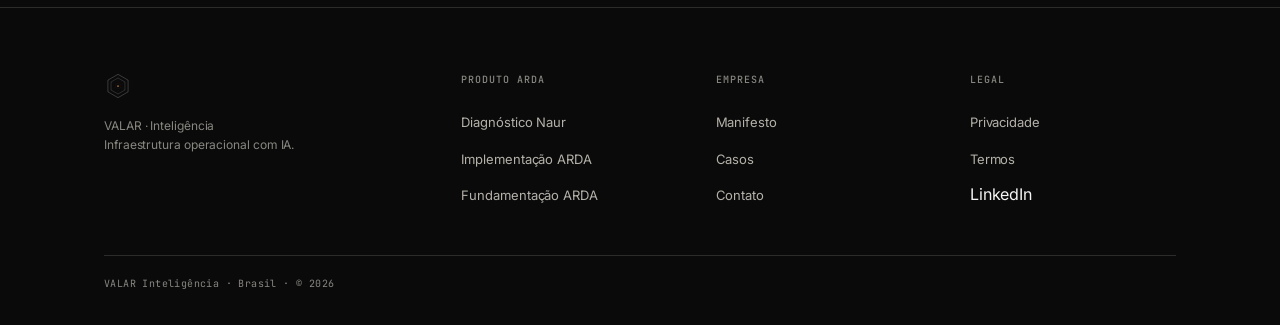
<file: privacidade.html>
﻿<!DOCTYPE html>
<html lang="pt-BR">
<head>
  <meta charset="UTF-8">
  <meta name="viewport" content="width=device-width, initial-scale=1.0, viewport-fit=cover">
  <meta name="description" content="Política de Privacidade da VALAR Inteligência Ltda. Como tratamos dados pessoais em conformidade com a LGPD.">
  <link rel="icon" href="favicon.ico" sizes="32x32">
  <link rel="icon" href="favicon.svg" type="image/svg+xml">
  <link rel="apple-touch-icon" href="apple-touch-icon.png">
  <link rel="manifest" href="manifest.webmanifest">
  <link rel="canonical" href="https://valar.tec.br/privacidade.html">
  <meta name="robots" content="index,follow">
  <meta name="author" content="VALAR Inteligência">
  <meta name="theme-color" content="#0A0A0B">
  <meta name="geo.region" content="BR">
  <title>Política de Privacidade — VALAR</title>
  <link rel="preload" as="font" type="font/woff2" crossorigin href="fonts/inter-400-latin.woff2">
  <link rel="preload" as="font" type="font/woff2" crossorigin href="fonts/inter-500-latin.woff2">
  <link rel="stylesheet" href="styles.css">
  <noscript><style>section { opacity: 1 !important; transform: none !important; }</style></noscript>
</head>

<body>

  <a href="#main" class="skip-link">Pular para o conteúdo principal</a>

  <header class="nav" role="banner">
    <div class="container">
      <div class="nav__inner">

        <a href="index.html" class="nav__brand" aria-label="VALAR — página inicial">
          <svg viewBox="0 0 467 120" xmlns="http://www.w3.org/2000/svg" aria-hidden="true" focusable="false">
            <g transform="translate(52,60)">
              <polygon points="0,-52 45.03,-26 45.03,26 0,52 -45.03,26 -45.03,-26"
                fill="none" stroke="#F5F5F3" stroke-width="0.78"/>
              <polygon points="0,-35.75 30.97,-17.88 30.97,17.88 0,35.75 -30.97,17.88 -30.97,-17.88"
                fill="none" stroke="#F5F5F3" stroke-width="0.55"/>
              <line x1="0" y1="-6.5" x2="0" y2="-52" stroke="#F5F5F3" stroke-width="0.26" opacity="0.24"/>
              <line x1="5.63" y1="-3.25" x2="45.03" y2="-26" stroke="#F5F5F3" stroke-width="0.26" opacity="0.24"/>
              <line x1="5.63" y1="3.25" x2="45.03" y2="26" stroke="#F5F5F3" stroke-width="0.26" opacity="0.24"/>
              <line x1="0" y1="6.5" x2="0" y2="52" stroke="#F5F5F3" stroke-width="0.26" opacity="0.24"/>
              <line x1="-5.63" y1="3.25" x2="-45.03" y2="26" stroke="#F5F5F3" stroke-width="0.26" opacity="0.24"/>
              <line x1="-5.63" y1="-3.25" x2="-45.03" y2="-26" stroke="#F5F5F3" stroke-width="0.26" opacity="0.24"/>
              <circle cx="0" cy="0" r="20.8" fill="none" stroke="#B87333" stroke-width="0.33" opacity="0.22"/>
              <circle cx="0" cy="0" r="13" fill="none" stroke="#B87333" stroke-width="0.39" opacity="0.42"/>
              <circle cx="0" cy="0" r="3.25" fill="#B87333"/>
            </g>
            <rect x="132" y="21.6" width="1" height="76.8" fill="#B87333"/>
            <text x="147" y="74.4" font-family="'Inter Display','Inter',sans-serif"
              font-size="68" font-weight="500" letter-spacing="5" fill="#F5F5F3">VALAR</text>
          </svg>
        </a>

        <nav class="nav__links" aria-label="Navegação principal">
          <a href="index.html#modulos">Módulos</a>
          <a href="manifesto.html">Manifesto</a>
          <a href="diagnostico.html">Contato</a>
        </nav>

        <a href="diagnostico.html"
           class="nav__cta nav__desktop-cta"
           aria-label="Solicitar diagnóstico operacional">
          Diagnóstico →
        </a>

        <button class="nav__hamburger"
                aria-expanded="false"
                aria-controls="mobile-menu"
                aria-label="Abrir menu de navegação">
          <span></span><span></span><span></span>
        </button>
      </div>

      <nav id="mobile-menu" class="nav__mobile" aria-label="Navegação mobile" hidden>
        <a href="index.html#modulos">Módulos</a>
        <a href="manifesto.html">Manifesto</a>
        <a href="diagnostico.html">Contato</a>
        <a href="diagnostico.html" class="nav__cta">Diagnóstico →</a>
      </nav>
    </div>
  </header>

  <main id="main">

    <section id="privacidade-hero" class="page-hero" style="border-bottom: 1px solid var(--borda);">
      <div class="container">
        <p class="page-hero__eyebrow">legal</p>
        <h1 class="page-hero__title">Política de Privacidade</h1>
        <p class="page-hero__sub">
          Como a VALAR Inteligência Ltda coleta, usa e protege dados pessoais
          em conformidade com a Lei Geral de Proteção de Dados (Lei n.º 13.709/2018).
        </p>
      </div>
    </section>

    <section id="privacidade-content">
      <div class="container">
        <div class="prose">
          <p class="prose-meta">Última atualização: maio de 2026 · versão 1.0</p>

          <h2>1. Quem somos</h2>
          <p>
            <strong>VALAR INTELIGÊNCIA</strong>, pessoa jurídica de direito privado
            com sede no Brasil, é a controladora dos dados pessoais tratados neste site.
          </p>
          <p>
            Contato para assuntos de privacidade e proteção de dados:
            <strong>contato@valar.tec.br</strong>
          </p>

          <h2>2. Dados coletados</h2>
          <p>
            Ao preencher o formulário de diagnóstico operacional (<strong>snapshot.html</strong>),
            coletamos: nome completo, e-mail corporativo e CNPJ da empresa. A partir do CNPJ,
            o sistema consulta automaticamente fontes de dados públicas sobre a empresa
            (detalhado na seção 4).
          </p>
          <p>
            Ao entrar em contato pelo formulário manual (<strong>diagnostico.html</strong>),
            coletamos: nome, empresa, e-mail e mensagem livre.
          </p>
          <p>
            Não utilizamos cookies de rastreamento nem ferramentas de analytics com cookies.
            Não coletamos dados de navegação além dos registros padrão de servidor.
          </p>

          <h2>3. Finalidade e base legal</h2>
          <p>
            Os dados coletados via formulário são usados exclusivamente para elaborar e
            enviar o relatório de diagnóstico operacional solicitado pelo próprio titular
            (base legal: execução de contrato ou procedimentos preliminares — art. 7.º,
            inciso V da LGPD).
          </p>
          <p>
            Não vendemos, cedemos nem compartilhamos dados pessoais com terceiros para
            fins comerciais. Não utilizamos os dados para marketing não solicitado.
          </p>

          <h2>4. Subprocessadores e enriquecimento de dados</h2>
          <p>
            Os dados do diagnóstico são armazenados no serviço <strong>Supabase</strong>
            (Supabase Inc., EUA), que atua como operador de dados com medidas de segurança
            adequadas, incluindo criptografia em trânsito e em repouso. Política disponível
            em supabase.com/privacy.
          </p>
          <p>
            O envio de relatórios por e-mail é realizado via <strong>Resend</strong>
            (Resend Inc., EUA), serviço de e-mail transacional. Política em resend.com/privacy.
          </p>
          <p>
            O formulário de contato manual utiliza <strong>Formspree</strong> (formspree.io)
            exclusivamente para o canal direto em diagnostico.html.
            Política em formspree.io/legal/privacy-policy.
          </p>
          <p>
            <strong>Enriquecimento com dados públicos:</strong>
            Para fins de diagnóstico, a VALAR consulta automaticamente fontes de dados públicas
            sobre a empresa identificada pelo CNPJ informado — Receita Federal, IBGE, registros
            de órgãos regulatórios brasileiros e bases governamentais de transparência.
            Essas consultas utilizam exclusivamente dados de acesso público, não exigem coleta
            de dados pessoais de terceiros, e são realizadas com base no interesse legítimo
            do titular ao solicitar o diagnóstico.
          </p>

          <h2>5. Retenção de dados</h2>
          <p>
            Dados do formulário de diagnóstico são retidos pelo prazo necessário para
            conduzir a análise e manter histórico de relacionamento comercial —
            no máximo 2 anos após o último contato, salvo obrigação legal que exija
            prazo diferente.
          </p>

          <h2>6. Direitos do titular</h2>
          <p>
            Nos termos da LGPD, o titular de dados pessoais tem direito a: confirmação
            de tratamento, acesso aos dados, correção de dados incompletos ou inexatos,
            anonimização ou eliminação, portabilidade, informação sobre compartilhamento,
            revogação de consentimento e oposição ao tratamento.
          </p>
          <p>
            Para exercer qualquer desses direitos, envie e-mail para
            <strong>contato@valar.tec.br</strong> com o assunto "Direitos LGPD".
            O prazo de resposta é de até 15 dias úteis.
          </p>

          <h2>7. Segurança</h2>
          <p>
            O site opera exclusivamente via HTTPS. Os formulários transmitem dados
            com criptografia TLS. Não armazenamos dados de pagamento — a VALAR
            não processa pagamentos pelo site.
          </p>

          <h2>8. Alterações nesta política</h2>
          <p>
            Esta política pode ser atualizada a qualquer momento. A data de última
            atualização e a versão são exibidas no topo desta página. Alterações
            relevantes serão comunicadas por e-mail aos titulares com dados ativos
            em nossa base.
          </p>

        </div>
      </div>
    </section>

  </main>

  <footer>
    <div class="container">
      <div class="footer__grid">

        <div class="footer__brand">
          <svg width="48" height="48" viewBox="0 0 48 48" xmlns="http://www.w3.org/2000/svg" aria-hidden="true" focusable="false">
            <g transform="translate(24,24)">
              <polygon points="0,-20 17.32,-10 17.32,10 0,20 -17.32,10 -17.32,-10" fill="none" stroke="#F5F5F3" stroke-width="0.36"/>
              <polygon points="0,-13.75 11.9,-6.875 11.9,6.875 0,13.75 -11.9,6.875 -11.9,-6.875" fill="none" stroke="#F5F5F3" stroke-width="0.255"/>
              <line x1="0" y1="-2.5" x2="0" y2="-20" stroke="#F5F5F3" stroke-width="0.12" opacity="0.24"/>
              <line x1="2.17" y1="-1.25" x2="17.32" y2="-10" stroke="#F5F5F3" stroke-width="0.12" opacity="0.24"/>
              <line x1="2.17" y1="1.25" x2="17.32" y2="10" stroke="#F5F5F3" stroke-width="0.12" opacity="0.24"/>
              <line x1="0" y1="2.5" x2="0" y2="20" stroke="#F5F5F3" stroke-width="0.12" opacity="0.24"/>
              <line x1="-2.17" y1="1.25" x2="-17.32" y2="10" stroke="#F5F5F3" stroke-width="0.12" opacity="0.24"/>
              <line x1="-2.17" y1="-1.25" x2="-17.32" y2="-10" stroke="#F5F5F3" stroke-width="0.12" opacity="0.24"/>
              <circle cx="0" cy="0" r="8" fill="none" stroke="#B87333" stroke-width="0.15" opacity="0.22"/>
              <circle cx="0" cy="0" r="5" fill="none" stroke="#B87333" stroke-width="0.18" opacity="0.42"/>
              <circle cx="0" cy="0" r="1.5" fill="#B87333"/>
            </g>
          </svg>
          <p class="footer__tagline">VALAR · Inteligência<br>Infraestrutura operacional com IA.</p>
        </div>

        <div class="footer__col">
          <p class="footer__col-title">Produto ARDA</p>
          <ul>
            <li><a href="index.html#modulos">Diagnóstico Naur</a></li>
            <li><a href="index.html#modulos">Implementação ARDA</a></li>
            <li><a href="index.html#modulos">Fundamentação ARDA</a></li>
          </ul>
        </div>

        <div class="footer__col">
          <p class="footer__col-title">Empresa</p>
          <ul>
            <li><a href="manifesto.html">Manifesto</a></li>
            <li><a href="casos.html">Casos</a></li>
            <li><a href="diagnostico.html">Contato</a></li>
          </ul>
        </div>

        <div class="footer__col">
          <p class="footer__col-title">Legal</p>
          <ul>
            <li><a href="privacidade.html" aria-current="page">Privacidade</a></li>
            <li><a href="termos.html">Termos</a></li>
            <li>LinkedIn</li>
          </ul>
        </div>

      </div>
      <p class="footer__legal">
        VALAR Inteligência · Brasil · © 2026
      </p>
    </div>
  </footer>

  <script src="main.js"></script>
  <script defer data-domain="valar.tec.br" src="https://plausible.io/js/script.js"></script>

</body>
</html>
</file>
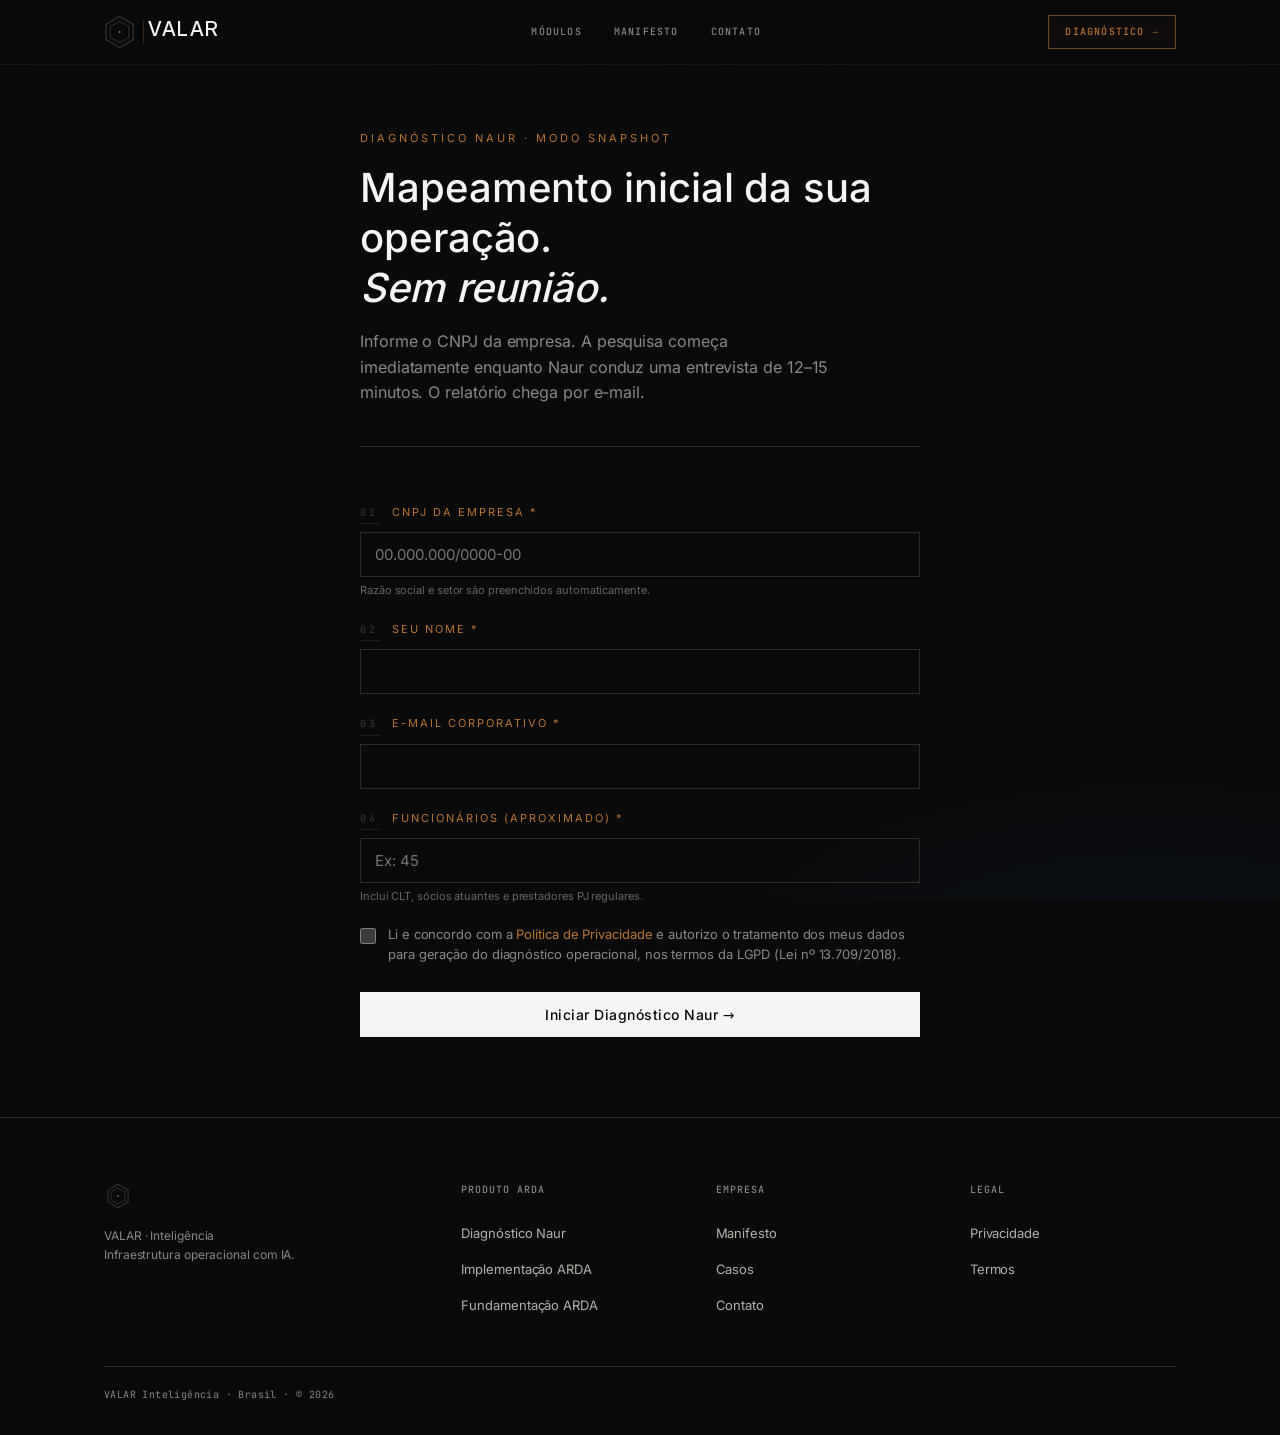
<file: snapshot.html>
<!DOCTYPE html>
<html lang="pt-BR">
<head>
  <meta charset="UTF-8">
  <meta name="viewport" content="width=device-width, initial-scale=1.0, viewport-fit=cover">
  <meta name="description" content="Diagnóstico operacional gratuito. CNPJ + enriquecimento automático de 14 fontes públicas. Naur conduz a entrevista. Relatório em até 10 minutos.">
  <meta property="og:title" content="Diagnóstico Naur — VALAR">
  <meta property="og:description" content="CNPJ + enriquecimento de 14 fontes públicas. Naur conduz a entrevista. Relatório por e-mail. Gratuito.">
  <meta property="og:url" content="https://valar.tec.br/snapshot.html">
  <meta property="og:type" content="website">
  <meta property="og:image" content="https://valar.tec.br/og-image-v1.jpg">
  <meta name="robots" content="noindex,nofollow"><!-- manter noindex até validação dos pilotos S1; ativar em P2.2 -->
  <meta name="theme-color" content="#0A0A0B">
  <link rel="icon" href="favicon.ico" sizes="32x32">
  <link rel="icon" href="favicon.svg" type="image/svg+xml">
  <link rel="apple-touch-icon" href="apple-touch-icon.png">
  <link rel="manifest" href="manifest.webmanifest">
  <link rel="canonical" href="https://valar.tec.br/snapshot.html">
  <title>Diagnóstico Naur — VALAR</title>
  <link rel="preload" as="font" type="font/woff2" crossorigin href="fonts/inter-400-latin.woff2">
  <link rel="preload" as="font" type="font/woff2" crossorigin href="fonts/inter-500-latin.woff2">
  <link rel="preload" as="font" type="font/woff2" crossorigin href="fonts/jetbrains-mono-400-latin.woff2">
  <link rel="stylesheet" href="styles.css">

  <style>
    /* ── Snapshot-specific styles ─────────────────────────────────────── */
    .snap-wrap {
      max-width: 560px;
      margin: 0 auto;
    }

    /* Form */
    .snap-form__field {
      margin-bottom: 20px;
    }
    .snap-form__label {
      display: block;
      font-size: 11px;
      letter-spacing: 2px;
      text-transform: uppercase;
      color: var(--cobre, #B87333);
      margin-bottom: 8px;
    }
    .snap-form__input {
      width: 100%;
      background: transparent;
      border: 1px solid var(--borda, #222);
      color: var(--texto, #F5F5F3);
      padding: 12px 14px;
      font-size: 15px;
      font-family: inherit;
      box-sizing: border-box;
      transition: border-color 0.15s;
      -webkit-appearance: none;
      border-radius: 0;
    }
    .snap-form__input:focus {
      outline: none;
      border-color: var(--cobre, #B87333);
    }
    .snap-form__input.is-error {
      border-color: #c0392b;
    }
    .snap-form__error {
      font-size: 12px;
      color: #c0392b;
      margin-top: 4px;
      display: none;
    }
    .snap-form__error.visible {
      display: block;
    }

    /* CNPJ mask hint */
    .snap-form__hint {
      font-size: 11px;
      color: var(--texto-secundario, #666);
      margin-top: 4px;
    }

    /* Checkbox LGPD */
    .snap-form__consent {
      display: flex;
      gap: 12px;
      align-items: flex-start;
      margin-bottom: 28px;
    }
    .snap-form__consent input[type="checkbox"] {
      margin-top: 3px;
      flex-shrink: 0;
      accent-color: var(--cobre, #B87333);
      width: 16px;
      height: 16px;
    }
    .snap-form__consent-text {
      font-size: 13px;
      color: var(--texto-secundario, #888);
      line-height: 1.5;
    }
    .snap-form__consent-text a {
      color: var(--cobre, #B87333);
    }

    /* Submit button */
    .snap-btn {
      width: 100%;
      padding: 14px 20px;
      background: var(--texto, #F5F5F3);
      color: #0A0A0B;
      border: none;
      font-size: 14px;
      font-weight: 500;
      font-family: inherit;
      cursor: pointer;
      letter-spacing: 0.5px;
      transition: opacity 0.15s;
    }
    .snap-btn:hover { opacity: 0.9; }
    .snap-btn:disabled {
      opacity: 0.4;
      cursor: not-allowed;
    }

    /* Spinner mínimo */
    .snap-spinner {
      display: inline-block;
      width: 12px;
      height: 12px;
      border: 2px solid var(--borda, #333);
      border-top-color: var(--cobre, #B87333);
      border-radius: 50%;
      animation: spin 0.8s linear infinite;
      vertical-align: middle;
      margin-right: 8px;
    }
    @keyframes spin { to { transform: rotate(360deg); } }

    /* ════════════════════════════════════════════════════════════════════
       GRAFO "Constelação Operacional" (Onda B)
       Campo obsidiana · núcleo VALAR (cobre) · estações OSINT no anel ·
       constelação interna cresce com a entrevista. Cobre = energia.
       ════════════════════════════════════════════════════════════════════ */
    .snap-grafo {
      display: none;
      position: relative;
    }
    .snap-grafo.visible { display: block; }

    /* Palco do grafo — fundo com profundidade radial até o Abyssal */
    .grafo-stage {
      position: relative;
      width: 100%;
      max-width: 680px;          /* C2 — geração ocupa mais tela */
      margin: 0 auto 18px;
      border: 1px solid rgba(184,115,51,0.14);
      background:
        radial-gradient(ellipse 60% 55% at 50% 46%, rgba(17,40,68,0.55) 0%, rgba(10,10,11,0) 70%),
        #08080a;
      overflow: hidden;
      /* leve textura de grade técnica */
      background-image:
        radial-gradient(ellipse 60% 55% at 50% 46%, rgba(17,40,68,0.55) 0%, rgba(10,10,11,0) 70%),
        linear-gradient(rgba(184,115,51,0.035) 1px, transparent 1px),
        linear-gradient(90deg, rgba(184,115,51,0.035) 1px, transparent 1px);
      background-size: 100% 100%, 30px 30px, 30px 30px;
    }
    .snap-grafo svg {
      display: block;
      width: 100%;
      height: auto;
    }

    /* ── Estações OSINT (anel externo) ── */
    .grafo-node-shape {
      fill: rgba(10,10,11,0.6);
      stroke: #2c2c30;
      stroke-width: 1.2;
      transition: fill .6s ease, stroke .6s ease;
      transform-box: fill-box;
      transform-origin: center;
    }
    .grafo-node-shape.respondeu {
      fill: rgba(184,115,51,0.18);
      stroke: #B87333;
      animation: grafo-ignite .7s cubic-bezier(.2,.8,.2,1);
    }
    .grafo-node-shape.indisponivel { stroke: #17171a; opacity: .4; }

    .grafo-line {
      stroke: #1b1b1f;
      stroke-width: 1;
      fill: none;
      transition: stroke .6s ease;
    }
    .grafo-line.pendente { animation: grafo-breathe 3.4s ease-in-out infinite; }
    .grafo-line.ativa {
      stroke: url(#grafo-edge-grad);
      animation: grafo-edge-on .7s ease-out forwards;
    }

    /* Pulso de energia que viaja estação → núcleo */
    .grafo-pulse-dot { fill: #E8A765; opacity: 0; }
    .grafo-pulse-dot.fire { animation: grafo-pulse-travel .85s cubic-bezier(.4,0,.5,1) forwards; }

    /* ── Rótulos externos (fora dos nós — nunca estouram) ── */
    .grafo-label {
      font-family: 'JetBrains Mono','Courier New',monospace;
      font-size: 8.2px;
      letter-spacing: .3px;
      fill: #4a4a50;
      transition: fill .6s ease;
      pointer-events: none;
    }
    .grafo-label.respondeu { fill: #b9b9b4; }
    .grafo-label.indisponivel { fill: #2a2a2e; }

    /* ── Núcleo VALAR ── */
    #grafo-core-ring { transform-box: fill-box; transform-origin: center; animation: grafo-spin 48s linear infinite; }
    #grafo-core-pulse { transform-box: fill-box; transform-origin: center; animation: grafo-core-beat 3.2s ease-in-out infinite; }
    .grafo-core-hex { transition: stroke-opacity .6s ease; }

    /* ── Constelação interna (cresce com a entrevista) ── */
    .grafo-op-node { transform-box: fill-box; transform-origin: center; }
    .grafo-op-node.spawn { animation: grafo-crystallize .9s cubic-bezier(.2,.8,.2,1) forwards; }
    .grafo-op-edge { stroke: rgba(184,115,51,.5); stroke-width: 1; animation: grafo-edge-shimmer 3s ease-in-out infinite; }
    .grafo-op-node.principal circle { filter: drop-shadow(0 0 5px rgba(184,115,51,.7)); }
    .grafo-op-label {
      font-family: 'JetBrains Mono','Courier New',monospace;
      font-size: 7.4px; fill: #cdb08c; pointer-events: none;
    }

    /* ── Keyframes ── */
    @keyframes grafo-breathe { 0%,100% { opacity:.22 } 50% { opacity:.5 } }
    @keyframes grafo-edge-on { from { stroke-width:.6; opacity:.3 } 60% { stroke-width:2.2; opacity:.9 } to { stroke-width:1.3; opacity:.6 } }
    @keyframes grafo-ignite { 0% { transform:scale(.6); opacity:.3 } 55% { transform:scale(1.25) } 100% { transform:scale(1); opacity:1 } }
    @keyframes grafo-pulse-travel { 0% { opacity:0 } 12% { opacity:1 } 100% { opacity:0; offset-distance:100% } }
    @keyframes grafo-spin { to { transform: rotate(360deg) } }
    @keyframes grafo-core-beat { 0%,100% { transform:scale(1); opacity:.85 } 50% { transform:scale(1.12); opacity:1 } }
    @keyframes grafo-crystallize { 0% { transform:scale(0); opacity:0 } 60% { transform:scale(1.3); opacity:1 } 100% { transform:scale(1); opacity:1 } }
    @keyframes grafo-edge-shimmer { 0%,100% { opacity:.3 } 50% { opacity:.75 } }

    /* ── Brilho gravitacional por proximidade do mouse (C5) ── */
    .grafo-station.perto .grafo-node-shape {
      stroke: #E8A765;
      fill: rgba(184,115,51,0.28);
      filter: drop-shadow(0 0 5px rgba(232,167,101,0.7));
    }
    .grafo-station .grafo-node-shape { transition: fill .3s ease, stroke .3s ease, filter .3s ease; }

    /* ── Coexistência (C4): grafo vira FAIXA acima do chat ──
       O grafo é o protagonista (centralizado, grande); o ledger vira uma NOTA
       DE RODAPÉ discreta abaixo — não rouba metade da faixa. */
    .grafo-stage { transition: max-width .8s ease, opacity .6s ease, filter .8s ease; }
    .snap-grafo.docked {
      border: 1px solid rgba(184,115,51,0.16);
      background: #08080a; padding: 18px 18px 12px; margin: 0 0 22px;
    }
    .snap-grafo.docked .snap-divider { display: none; }
    .snap-grafo.docked .grafo-stage {
      max-width: 440px; margin: 0 auto; border: none; background: transparent;
    }
    /* ledger inline, pequeno e discreto, abaixo do grafo */
    .snap-grafo.docked .snap-grafo__ledger {
      display: flex; flex-wrap: wrap; justify-content: center; align-items: baseline;
      gap: 4px 16px; margin-top: 8px; opacity: .55; font-size: 10px;
    }
    .snap-grafo.docked .snap-grafo__row { display: inline-flex; gap: 5px; margin: 0; }

    @media (prefers-reduced-motion: reduce) {
      #grafo-core-ring, #grafo-core-pulse,
      .grafo-line.pendente, .grafo-line.ativa,
      .grafo-node-shape.respondeu, .grafo-op-node.spawn, .grafo-op-edge { animation: none !important; }
      .grafo-pulse-dot { display: none; }
    }

    /* ── Chat Naur ─────────────────────────────────────────────────────── */
    .snap-chat {
      display: none;
    }
    .snap-chat.visible {
      display: block;
    }

    .snap-divider {
      border: none;
      border-top: 1px solid var(--borda, #222);
      margin: 32px 0;
    }

    .snap-secao__eyebrow {
      font-size: 11px;
      letter-spacing: 2px;
      text-transform: uppercase;
      color: var(--cobre, #B87333);
      margin-bottom: 10px;
    }

    .chat-intro {
      font-size: 14px;
      color: var(--texto-secundario, #888);
      line-height: 1.6;
      margin-bottom: 20px;
    }

    .chat-msgs {
      min-height: 120px;
      max-height: 440px;
      overflow-y: auto;
      margin-bottom: 16px;
      display: flex;
      flex-direction: column;
      gap: 10px;
      padding: 4px 0;
    }

    .chat-msg {
      font-size: 14px;
      line-height: 1.6;
      max-width: 88%;
    }
    /* ── M5: hierarquia técnica das mensagens ────────────────────── */
    .chat-msg--naur {
      color: var(--texto, #F5F5F3);
      align-self: flex-start;
      border-left: 2px solid rgba(184,115,51,0.22);
      padding-left: 10px;
    }
    .chat-msg--naur::before {
      content: "NAUR";
      font-family: 'JetBrains Mono', 'Courier New', monospace;
      font-size: 10px;
      letter-spacing: 3px;
      text-transform: uppercase;
      color: var(--cobre, #B87333);
      display: block;
      margin-bottom: 4px;
    }
    .chat-msg--naur[data-turno]::before {
      content: "NAUR · T" attr(data-turno);
    }
    .chat-msg--user {
      color: var(--texto-secundario, #888);
      align-self: flex-end;
      text-align: right;
    }
    .chat-msg--user::before {
      content: "VOCÊ";
      font-family: 'JetBrains Mono', 'Courier New', monospace;
      font-size: 10px;
      letter-spacing: 3px;
      text-transform: uppercase;
      color: #444;
      display: block;
      margin-bottom: 4px;
    }

    .chat-typing {
      font-size: 12px;
      color: var(--cobre, #B87333);
      font-family: 'JetBrains Mono', monospace;
      min-height: 18px;
      margin-bottom: 8px;
    }

    .chat-input-wrap {
      display: flex;
      gap: 8px;
      align-items: flex-end;
    }
    /* F9 — input vira textarea com auto-grow controlado por JS.
       min/max fixos garantem que o campo sempre tenha pelo menos 2
       linhas visíveis (≈44px) e nunca tome a tela inteira (140px). */
    .chat-input-wrap .snap-form__input {
      flex: 1;
      resize: none;
      min-height: 44px;
      max-height: 140px;
      line-height: 1.5;
      overflow-y: auto;
      padding: 10px 12px;
    }
    /* F9 — botão compacto (ícone ↵) pra ganhar largura útil pro texto.
       Mantém min-width pra área de toque acessível. */
    .chat-send-btn {
      padding: 0;
      width: 44px;
      height: 44px;
      background: var(--texto, #F5F5F3);
      color: #0A0A0B;
      border: none;
      font-size: 18px;
      font-weight: 500;
      font-family: inherit;
      cursor: pointer;
      white-space: nowrap;
      transition: opacity 0.15s;
      flex-shrink: 0;
      display: inline-flex;
      align-items: center;
      justify-content: center;
    }
    .chat-send-btn:hover { opacity: 0.9; }
    .chat-send-btn:disabled { opacity: 0.35; cursor: not-allowed; }

    /* Onda B.1 — botão de reenvio após falha do AUTOLLM */
    .chat-retry-btn {
      align-self: flex-start;
      margin-top: 4px;
      padding: 8px 16px;
      background: transparent;
      color: var(--cobre, #B87333);
      border: 1px solid var(--cobre, #B87333);
      font-family: 'JetBrains Mono', monospace;
      font-size: 12px;
      letter-spacing: 1px;
      cursor: pointer;
      transition: background 0.15s, color 0.15s;
    }
    .chat-retry-btn:hover { background: var(--cobre, #B87333); color: #0A0A0B; }

    .chat-concluido {
      display: none;
      padding: 16px;
      border: 1px solid var(--borda, #222);
      font-size: 14px;
      color: var(--texto-secundario, #888);
      line-height: 1.6;
      margin-top: 16px;
    }
    .chat-concluido.visible { display: block; }

    /* ── M1-M3: snap-stamp — bloco de estado com barra lateral 3px ─── */
    .snap-stamp {
      padding: 24px 24px 28px;
      border: 1px solid var(--borda, #222);
      position: relative;
    }
    .snap-stamp::before {
      content: "";
      position: absolute;
      inset: 0 auto 0 0;
      width: 3px;
      background: var(--cobre, #B87333);
    }
    .snap-stamp--falha::before { background: #B85C4F; }
    .snap-stamp--neutro::before { background: #2a2a2a; }
    .snap-stamp__eyebrow {
      font-family: 'JetBrains Mono', 'Courier New', monospace;
      font-size: 10px;
      letter-spacing: 3px;
      text-transform: uppercase;
      color: var(--cobre, #B87333);
      margin-bottom: 6px;
    }
    .snap-stamp--falha .snap-stamp__eyebrow { color: #B85C4F; }
    .snap-stamp--neutro .snap-stamp__eyebrow { color: #555; }
    .snap-stamp__id {
      font-family: 'JetBrains Mono', 'Courier New', monospace;
      font-size: 18px;
      letter-spacing: 2px;
      color: var(--texto, #F5F5F3);
      margin-bottom: 14px;
    }
    .snap-stamp__body {
      font-size: 14px;
      line-height: 1.6;
      color: var(--texto-secundario, #888);
    }
    .snap-stamp__footer {
      margin-top: 18px;
      padding-top: 14px;
      border-top: 1px solid rgba(255,255,255,0.06);
      display: flex;
      gap: 12px;
      align-items: baseline;
      flex-wrap: wrap;
      font-family: 'JetBrains Mono', 'Courier New', monospace;
      font-size: 12px;
    }
    .snap-stamp__footer-key {
      color: #444;
      text-transform: uppercase;
      letter-spacing: 2px;
    }

    /* ── M4: transições suaves entre etapas ─────────────────────────── */
    .snap-stage {
      opacity: 0;
      transform: translateY(8px);
      transition: opacity 500ms ease, transform 500ms ease;
    }
    .snap-stage.snap-stage--visible {
      opacity: 1;
      transform: translateY(0);
    }

    /* ── M6: numeração técnica nos campos do formulário ─────────────── */
    .snap-form__label-row {
      display: flex;
      align-items: baseline;
      gap: 12px;
      margin-bottom: 8px;
    }
    .snap-form__label-row .snap-form__label {
      margin-bottom: 0;
    }
    .snap-form__num {
      font-family: 'JetBrains Mono', 'Courier New', monospace;
      font-size: 10px;
      letter-spacing: 2.5px;
      color: #3a3a3a;
      border-bottom: 1px solid #1e1e1e;
      padding-bottom: 2px;
      min-width: 20px;
    }

    /* ── M7: ledger técnico no grafo OSINT ──────────────────────────── */
    .snap-grafo__ledger {
      border-top: 1px solid rgba(255,255,255,0.06);
      border-bottom: 1px solid rgba(255,255,255,0.06);
      padding: 12px 0;
      font-family: 'JetBrains Mono', 'Courier New', monospace;
      font-size: 12px;
      margin: 0 0 28px;
    }
    .snap-grafo__row {
      display: flex;
      align-items: baseline;
      gap: 10px;
      padding: 3px 0;
    }
    .snap-grafo__row-key {
      color: #3a3a3a;
      letter-spacing: 2px;
      text-transform: uppercase;
      min-width: 68px;
    }
    .snap-grafo__row-sep { color: #2a2a2a; }
    .snap-grafo__row-val { color: var(--texto, #F5F5F3); }

    /* ── M8: sistema de links em 2 níveis ───────────────────────────── */
    .snap-link {
      color: var(--texto, #F5F5F3);
      border-bottom: 1px solid var(--borda, #222);
      text-decoration: none;
      transition: border-color 200ms ease;
    }
    .snap-link:hover { border-bottom-color: var(--cobre, #B87333); }
    .snap-link--accent {
      color: var(--cobre, #B87333);
      border-bottom: none;
      text-decoration: none;
    }
    .snap-link--accent:hover { opacity: 0.8; }

    /* ── Hero da página ────────────────────────────────────────────────── */
    .snap-hero {
      border-bottom: 1px solid var(--borda, #222);
      margin-bottom: 56px;
    }
    .snap-hero__eyebrow {
      font-size: 11px;
      letter-spacing: 3px;
      text-transform: uppercase;
      color: var(--cobre, #B87333);
      margin-bottom: 16px;
    }
    .snap-hero__title {
      font-size: clamp(28px, 5vw, 40px);
      font-weight: 500;
      line-height: 1.25;
      color: var(--texto, #F5F5F3);
      margin-bottom: 16px;
    }
    .snap-hero__sub {
      font-size: 16px;
      color: var(--texto-secundario, #888);
      line-height: 1.6;
      max-width: 480px;
      margin-bottom: 40px;
    }

    /* Screen reader only */
    .sr-only {
      position: absolute;
      width: 1px;
      height: 1px;
      padding: 0;
      margin: -1px;
      overflow: hidden;
      clip: rect(0,0,0,0);
      white-space: nowrap;
      border: 0;
    }
  </style>
</head>

<body>

  <a href="#main" class="skip-link">Pular para o conteúdo principal</a>

  <!-- ── Nav (igual ao site) ─────────────────────────────────────────── -->
  <header class="nav" role="banner">
    <div class="container">
      <div class="nav__inner">
        <a href="index.html" class="nav__brand" aria-label="VALAR — página inicial">
          <svg viewBox="0 0 467 120" xmlns="http://www.w3.org/2000/svg" aria-hidden="true" focusable="false">
            <g transform="translate(52,60)">
              <polygon points="0,-52 45.03,-26 45.03,26 0,52 -45.03,26 -45.03,-26" fill="none" stroke="#F5F5F3" stroke-width="0.78"/>
              <polygon points="0,-35.75 30.97,-17.88 30.97,17.88 0,35.75 -30.97,17.88 -30.97,-17.88" fill="none" stroke="#F5F5F3" stroke-width="0.55"/>
              <line x1="0" y1="-6.5" x2="0" y2="-52" stroke="#F5F5F3" stroke-width="0.26" opacity="0.24"/>
              <line x1="5.63" y1="-3.25" x2="45.03" y2="-26" stroke="#F5F5F3" stroke-width="0.26" opacity="0.24"/>
              <line x1="5.63" y1="3.25" x2="45.03" y2="26" stroke="#F5F5F3" stroke-width="0.26" opacity="0.24"/>
              <line x1="0" y1="6.5" x2="0" y2="52" stroke="#F5F5F3" stroke-width="0.26" opacity="0.24"/>
              <line x1="-5.63" y1="3.25" x2="-45.03" y2="26" stroke="#F5F5F3" stroke-width="0.26" opacity="0.24"/>
              <line x1="-5.63" y1="-3.25" x2="-45.03" y2="-26" stroke="#F5F5F3" stroke-width="0.26" opacity="0.24"/>
              <circle cx="0" cy="0" r="20.8" fill="none" stroke="#B87333" stroke-width="0.33" opacity="0.22"/>
              <circle cx="0" cy="0" r="13" fill="none" stroke="#B87333" stroke-width="0.39" opacity="0.42"/>
              <circle cx="0" cy="0" r="3.25" fill="#B87333"/>
            </g>
            <rect x="132" y="21.6" width="1" height="76.8" fill="#B87333"/>
            <text x="147" y="74.4" font-family="'Inter Display','Inter',sans-serif" font-size="68" font-weight="500" letter-spacing="5" fill="#F5F5F3">VALAR</text>
          </svg>
        </a>
        <nav class="nav__links" aria-label="Navegação principal">
          <a href="index.html#modulos">Módulos</a>
          <a href="manifesto.html">Manifesto</a>
          <a href="diagnostico.html">Contato</a>
        </nav>
        <a href="diagnostico.html" class="nav__cta nav__desktop-cta" aria-label="Solicitar diagnóstico">Diagnóstico →</a>
        <button class="nav__hamburger" aria-expanded="false" aria-controls="mobile-menu" aria-label="Abrir menu">
          <span></span><span></span><span></span>
        </button>
      </div>
      <nav id="mobile-menu" class="nav__mobile" aria-label="Navegação mobile" hidden>
        <a href="index.html#modulos">Módulos</a>
        <a href="manifesto.html">Manifesto</a>
        <a href="diagnostico.html">Contato</a>
        <a href="diagnostico.html" class="nav__cta">Diagnóstico →</a>
      </nav>
    </div>
  </header>

  <main id="main">
    <section style="padding: 64px 0 80px;">
      <div class="container">
        <div class="snap-wrap">

          <!-- Hero -->
          <div class="snap-hero">
            <p class="snap-hero__eyebrow">Diagnóstico Naur · Modo Snapshot</p>
            <h1 class="snap-hero__title">
              Mapeamento inicial da sua operação.<br>
              <em>Sem reunião.</em>
            </h1>
            <p class="snap-hero__sub">
              Informe o CNPJ da empresa. A pesquisa começa imediatamente enquanto
              Naur conduz uma entrevista de 12–15 minutos. O relatório chega por e-mail.
            </p>
          </div>

          <!-- ── Formulário de 5 campos ────────────────────────────── -->
          <form id="snap-form" novalidate>

            <!-- CNPJ -->
            <div class="snap-form__field">
              <div class="snap-form__label-row">
                <span class="snap-form__num">01</span>
                <label class="snap-form__label" for="snap-cnpj">CNPJ da empresa *</label>
              </div>
              <input
                class="snap-form__input"
                type="text"
                id="snap-cnpj"
                name="cnpj"
                inputmode="numeric"
                autocomplete="off"
                placeholder="00.000.000/0000-00"
                maxlength="18"
                required
                aria-required="true"
                aria-describedby="snap-cnpj-hint snap-cnpj-err"
              >
              <p class="snap-form__hint" id="snap-cnpj-hint">Razão social e setor são preenchidos automaticamente.</p>
              <p class="snap-form__error" id="snap-cnpj-err" role="alert"></p>
            </div>

            <!-- Nome -->
            <div class="snap-form__field">
              <div class="snap-form__label-row">
                <span class="snap-form__num">02</span>
                <label class="snap-form__label" for="snap-nome">Seu nome *</label>
              </div>
              <input
                class="snap-form__input"
                type="text"
                id="snap-nome"
                name="nome_respondente"
                autocomplete="name"
                required
                aria-required="true"
                aria-describedby="snap-nome-err"
              >
              <p class="snap-form__error" id="snap-nome-err" role="alert"></p>
            </div>

            <!-- E-mail -->
            <div class="snap-form__field">
              <div class="snap-form__label-row">
                <span class="snap-form__num">03</span>
                <label class="snap-form__label" for="snap-email">E-mail corporativo *</label>
              </div>
              <input
                class="snap-form__input"
                type="email"
                id="snap-email"
                name="email_corporativo"
                autocomplete="email"
                inputmode="email"
                required
                aria-required="true"
                aria-describedby="snap-email-err"
              >
              <p class="snap-form__error" id="snap-email-err" role="alert"></p>
            </div>

            <!-- Quantidade de funcionários -->
            <div class="snap-form__field">
              <div class="snap-form__label-row">
                <span class="snap-form__num">04</span>
                <label class="snap-form__label" for="snap-funcionarios">Funcionários (aproximado) *</label>
              </div>
              <input
                class="snap-form__input"
                type="number"
                id="snap-funcionarios"
                name="qtd_funcionarios"
                inputmode="numeric"
                min="1"
                max="99999"
                step="1"
                placeholder="Ex: 45"
                required
                aria-required="true"
                aria-describedby="snap-funcionarios-hint snap-funcionarios-err"
              >
              <p class="snap-form__hint" id="snap-funcionarios-hint">Inclui CLT, sócios atuantes e prestadores PJ regulares.</p>
              <p class="snap-form__error" id="snap-funcionarios-err" role="alert"></p>
            </div>

            <!-- Consentimento LGPD -->
            <label class="snap-form__consent">
              <input type="checkbox" id="snap-lgpd" name="consentimento_lgpd" required aria-required="true">
              <span class="snap-form__consent-text">
                Li e concordo com a
                <a href="privacidade.html" target="_blank" rel="noopener">Política de Privacidade</a>
                e autorizo o tratamento dos meus dados para geração do diagnóstico operacional,
                nos termos da LGPD (Lei nº 13.709/2018).
              </span>
            </label>

            <!-- Honeypot anti-bot -->
            <input type="text" name="_hp" style="display:none!important" tabindex="-1" autocomplete="off">

            <button type="submit" class="snap-btn" id="snap-btn">
              Iniciar Diagnóstico Naur →
            </button>

          </form>

          <!-- ── Grafo "Constelação Operacional" (Onda B) ─────────────── -->
          <div class="snap-grafo snap-stage" id="snap-grafo">
            <hr class="snap-divider">
            <span class="sr-only" id="snap-grafo-announce" aria-live="polite"></span>
            <div class="grafo-stage">
            <svg id="snap-svg" viewBox="0 0 480 480" xmlns="http://www.w3.org/2000/svg"
                 role="img" aria-label="Mapa da operação sendo construído a partir de fontes públicas e da entrevista">
              <defs>
                <radialGradient id="grafo-core-grad" cx="50%" cy="50%" r="50%">
                  <stop offset="0%" stop-color="#E8A765"/>
                  <stop offset="55%" stop-color="#B87333"/>
                  <stop offset="100%" stop-color="#6b3f18"/>
                </radialGradient>
                <linearGradient id="grafo-edge-grad" x1="0" y1="0" x2="1" y2="0">
                  <stop offset="0%" stop-color="#B87333" stop-opacity="0.15"/>
                  <stop offset="100%" stop-color="#E8A765" stop-opacity="0.85"/>
                </linearGradient>
                <filter id="grafo-glow" x="-80%" y="-80%" width="260%" height="260%">
                  <feGaussianBlur stdDeviation="3.2" result="b"/>
                  <feMerge><feMergeNode in="b"/><feMergeNode in="SourceGraphic"/></feMerge>
                </filter>
              </defs>

              <!-- camadas (z-order) -->
              <g id="grafo-linhas"></g>       <!-- arestas estação→núcleo -->
              <g id="grafo-op-edges"></g>     <!-- arestas da constelação interna -->
              <g id="grafo-pulsos"></g>       <!-- pulsos de energia -->

              <!-- Núcleo — símbolo VALAR -->
              <g id="grafo-central" transform="translate(240,240)" filter="url(#grafo-glow)">
                <g id="grafo-core-ring">
                  <polygon points="0,-46 39.8,-23 39.8,23 0,46 -39.8,23 -39.8,-23"
                           fill="none" stroke="#B87333" stroke-width="1" opacity="0.5"/>
                  <circle cx="0" cy="-46" r="1.6" fill="#B87333" opacity="0.6"/>
                  <circle cx="39.8" cy="0" r="1.2" fill="#B87333" opacity="0.4"/>
                  <circle cx="-39.8" cy="0" r="1.2" fill="#B87333" opacity="0.4"/>
                </g>
                <polygon class="grafo-core-hex" points="0,-31 26.8,-15.5 26.8,15.5 0,31 -26.8,15.5 -26.8,-15.5"
                         fill="none" stroke="#B87333" stroke-width="0.9" stroke-opacity="0.7"/>
                <polygon class="grafo-core-hex" points="0,-19 16.5,-9.5 16.5,9.5 0,19 -16.5,9.5 -16.5,-9.5"
                         fill="none" stroke="#B87333" stroke-width="0.5" stroke-opacity="0.35"/>
                <circle id="grafo-core-pulse" cx="0" cy="0" r="5.5" fill="url(#grafo-core-grad)"/>
              </g>

              <g id="grafo-op-nodes"></g>     <!-- nós da operação (entrevista) -->
              <g id="grafo-nodos"></g>        <!-- estações OSINT -->
              <g id="grafo-labels"></g>       <!-- rótulos externos das estações -->
            </svg>
            </div>
            <div class="snap-grafo__ledger">
              <div class="snap-grafo__row">
                <span class="snap-grafo__row-key">EMPRESA</span>
                <span class="snap-grafo__row-sep">·</span>
                <span class="snap-grafo__row-val" id="snap-grafo-empresa">—</span>
              </div>
              <div class="snap-grafo__row">
                <span class="snap-grafo__row-key">STATUS</span>
                <span class="snap-grafo__row-sep">·</span>
                <span class="snap-grafo__row-val" id="snap-grafo-texto">Mapeando fontes públicas</span>
              </div>
              <div class="snap-grafo__row">
                <span class="snap-grafo__row-key">FONTES</span>
                <span class="snap-grafo__row-sep">·</span>
                <span class="snap-grafo__row-val"><span id="snap-grafo-count">0</span> / 14</span>
              </div>
            </div>
          </div>

          <!-- ── Chat Naur (aparece quando OSINT avançado o suficiente) ── -->
          <div class="snap-chat snap-stage" id="snap-chat" aria-live="polite">
            <hr class="snap-divider">
            <p class="snap-secao__eyebrow">entrevista de fundamentação</p>
            <p class="chat-intro">
              Naur conduz a entrevista técnica para capturar o que os dados públicos
              não mostram. A conversa leva cerca de 12–15 minutos.
            </p>
            <div class="chat-msgs" id="chat-msgs" role="log" aria-label="Conversa com Naur"></div>
            <div class="chat-typing" id="chat-typing" aria-live="polite"></div>
            <div class="chat-input-wrap" id="chat-input-wrap">
              <!-- F9 — textarea com auto-grow controlado por JS.
                   Enter envia; Shift+Enter quebra linha; placeholder
                   indica explicitamente o atalho. -->
              <textarea
                id="chat-input"
                class="snap-form__input"
                rows="1"
                placeholder="Responda ao Naur — Enter envia · Shift+Enter quebra linha"
                autocomplete="off"
                aria-label="Sua resposta para o Naur"
              ></textarea>
              <button id="chat-send" class="chat-send-btn" aria-label="Enviar resposta" title="Enviar (Enter)">↵</button>
            </div>
            <div class="chat-concluido snap-stamp snap-stage" id="chat-concluido">
              <p class="snap-stamp__eyebrow">Entrevista concluída</p>
              <p class="snap-stamp__id" id="chat-protocolo">—</p>
              <p class="snap-stamp__body">
                O relatório diagnóstico está sendo gerado e chegará ao seu e-mail em instantes.
                Verifique também a pasta de spam.
              </p>
              <div class="snap-stamp__footer">
                <span class="snap-stamp__footer-key">contato</span>
                <a href="mailto:contato@valar.tec.br" class="snap-link--accent">contato@valar.tec.br</a>
              </div>
            </div>
          </div>

          <!-- Fora do ICP -->
          <div id="snap-fora-icp" style="display:none;">
            <hr class="snap-divider">
            <div class="snap-stamp snap-stamp--neutro snap-stage">
              <p class="snap-stamp__eyebrow">Fora do critério</p>
              <p class="snap-stamp__body">
                A empresa não atende ao critério mínimo do diagnóstico neste momento:
                situação cadastral ativa e pelo menos 1 ano de operação.
                Enviamos um e-mail com mais detalhes.
              </p>
              <div class="snap-stamp__footer">
                <span class="snap-stamp__footer-key">dúvidas</span>
                <a href="mailto:contato@valar.tec.br" class="snap-link--accent">contato@valar.tec.br</a>
              </div>
            </div>
          </div>

          <!-- Erro genérico -->
          <div id="snap-erro" style="display:none;">
            <hr class="snap-divider">
            <div class="snap-stamp snap-stamp--falha snap-stage">
              <p class="snap-stamp__eyebrow">Erro no processamento</p>
              <p class="snap-stamp__id" id="snap-err-id"></p>
              <p class="snap-stamp__body">
                Se o problema persistir, escreva para
                <a href="mailto:contato@valar.tec.br" class="snap-link--accent">contato@valar.tec.br</a>
                informando o código acima.
              </p>
            </div>
          </div>

        </div><!-- /.snap-wrap -->
      </div><!-- /.container -->
    </section>
  </main>

  <!-- ── Footer (igual ao site) ──────────────────────────────────────── -->
  <footer>
    <div class="container">
      <div class="footer__grid">
        <div class="footer__brand">
          <svg width="48" height="48" viewBox="0 0 48 48" xmlns="http://www.w3.org/2000/svg" aria-hidden="true" focusable="false">
            <g transform="translate(24,24)">
              <polygon points="0,-20 17.32,-10 17.32,10 0,20 -17.32,10 -17.32,-10" fill="none" stroke="#F5F5F3" stroke-width="0.36"/>
              <polygon points="0,-13.75 11.9,-6.875 11.9,6.875 0,13.75 -11.9,6.875 -11.9,-6.875" fill="none" stroke="#F5F5F3" stroke-width="0.255"/>
              <circle cx="0" cy="0" r="1.5" fill="#B87333"/>
            </g>
          </svg>
          <p class="footer__tagline">VALAR · Inteligência<br>Infraestrutura operacional com IA.</p>
        </div>
        <div class="footer__col">
          <p class="footer__col-title">Produto ARDA</p>
          <ul>
            <li><a href="index.html#modulos">Diagnóstico Naur</a></li>
            <li><a href="index.html#modulos">Implementação ARDA</a></li>
            <li><a href="index.html#modulos">Fundamentação ARDA</a></li>
          </ul>
        </div>
        <div class="footer__col">
          <p class="footer__col-title">Empresa</p>
          <ul>
            <li><a href="manifesto.html">Manifesto</a></li>
            <li><a href="casos.html">Casos</a></li>
            <li><a href="diagnostico.html">Contato</a></li>
          </ul>
        </div>
        <div class="footer__col">
          <p class="footer__col-title">Legal</p>
          <ul>
            <li><a href="privacidade.html">Privacidade</a></li>
            <li><a href="termos.html">Termos</a></li>
          </ul>
        </div>
      </div>
      <p class="footer__legal">
        VALAR Inteligência · Brasil · © 2026
      </p>
    </div>
  </footer>

  <!-- Configuração de ambiente — define API_BASE para produção -->
  <script>
    (function () {
      var host = window.location.hostname;
      if (host === 'valar.tec.br' || host === 'www.valar.tec.br') {
        window.SNAPSHOT_API_BASE = 'https://api.valar.tec.br';
      }
      // Localhost e staging usam o fallback http://127.0.0.1:8000 definido no script principal.
    })();
  </script>

  <script src="main.js"></script>

  <script>
  // ── Configuração ─────────────────────────────────────────────────────────
  const API_BASE = window.SNAPSHOT_API_BASE || 'http://127.0.0.1:8000';
  const GRAFO_POLL_MS = 2000;
  const GRAFO_MAX_POLLS = 60; // 120s máx
  const CHAT_START_MIN_FONTES = 5; // inicia chat após N fontes responderem
  const MIN_GENERATION_MS = 5200;  // C2 — geração tem um momento mínimo de apresentação
  let _genStart = 0;               // quando a geração começou (p/ pacing)

  // ── Mapa de fontes OSINT → labels para exibição ───────────────────────
  // Labels neutros — sem expor resultado de compliance (ADR-SCAN-0007)
  const FONTES_META = {
    brasil_api:    'Cadastro Federal',
    ibge:          'Dados Municipais',
    opensanctions: 'Reg. Internacionais',
    ceis_cnep:     'Regularidade Pública',
    ibama:         'Reg. Ambientais',
    datajud:       'Judiciário',
    pgfn:          'Fiscal',
    cndt:          'Trabalhista',
    brave_serp:    'Presença Digital',
    site_fetch:    'Site Institucional',
    crt_sh:        'Certificados SSL',
    wayback:       'Histórico Web',
    pncp:          'Contratos Públicos',
    gleif:         'Estrutura Societária',
  };
  const FONTES_ORDEM = Object.keys(FONTES_META);
  const CX = 240, CY = 240, R = 150;        // centro e raio das estações OSINT
  const NS = 'http://www.w3.org/2000/svg';
  function mkEl(t, attrs) {
    const el = document.createElementNS(NS, t);
    for (const k in (attrs || {})) el.setAttribute(k, attrs[k]);
    return el;
  }
  // hexágono (estação) de raio r centrado em (cx,cy) — vértice no topo
  function hexPoints(cx, cy, r) {
    let p = [];
    for (let i = 0; i < 6; i++) {
      const a = (Math.PI / 3) * i - Math.PI / 2;
      p.push((cx + r * Math.cos(a)).toFixed(1) + ',' + (cy + r * Math.sin(a)).toFixed(1));
    }
    return p.join(' ');
  }

  // ── CNPJ helpers ─────────────────────────────────────────────────────────
  function maskCNPJ(v) {
    return v.replace(/\D/g, '')
      .replace(/^(\d{2})(\d)/, '$1.$2')
      .replace(/^(\d{2})\.(\d{3})(\d)/, '$1.$2.$3')
      .replace(/\.(\d{3})(\d)/, '.$1/$2')
      .replace(/(\d{4})(\d)/, '$1-$2')
      .slice(0, 18);
  }

  function validateCNPJ(v) {
    const d = v.replace(/\D/g, '');
    if (d.length !== 14 || /^(\d)\1+$/.test(d)) return false;
    const calc = (d, ws) => {
      let t = 0;
      for (let i = 0; i < ws.length; i++) t += parseInt(d[i]) * ws[i];
      const r = t % 11;
      return r < 2 ? 0 : 11 - r;
    };
    const d1 = calc(d, [5,4,3,2,9,8,7,6,5,4,3,2]);
    if (parseInt(d[12]) !== d1) return false;
    const d2 = calc(d, [6,5,4,3,2,9,8,7,6,5,4,3,2]);
    return parseInt(d[13]) === d2;
  }

  // ── CNPJ live mask ───────────────────────────────────────────────────────
  document.getElementById('snap-cnpj').addEventListener('input', function () {
    this.value = maskCNPJ(this.value);
    clearError('snap-cnpj');
  });

  // ── Error helpers ────────────────────────────────────────────────────────
  function showError(fieldId, msg) {
    const input = document.getElementById(fieldId);
    const err = document.getElementById(fieldId + '-err');
    if (input) input.classList.add('is-error');
    if (err) { err.textContent = msg; err.classList.add('visible'); }
  }
  function clearError(fieldId) {
    const input = document.getElementById(fieldId);
    const err = document.getElementById(fieldId + '-err');
    if (input) input.classList.remove('is-error');
    if (err) { err.textContent = ''; err.classList.remove('visible'); }
  }

  // ── Validate form ────────────────────────────────────────────────────────
  function validateForm() {
    let ok = true;
    ['snap-cnpj', 'snap-nome', 'snap-email', 'snap-funcionarios'].forEach(clearError);

    const cnpj = document.getElementById('snap-cnpj').value;
    if (!validateCNPJ(cnpj)) {
      showError('snap-cnpj', 'CNPJ inválido. Verifique os dígitos.');
      ok = false;
    }

    const nome = document.getElementById('snap-nome').value.trim();
    if (nome.length < 2) {
      showError('snap-nome', 'Informe seu nome completo.');
      ok = false;
    }

    const email = document.getElementById('snap-email').value.trim();
    if (!/^[^\s@]+@[^\s@]+\.[^\s@]+$/.test(email)) {
      showError('snap-email', 'Informe um e-mail válido.');
      ok = false;
    }

    const qtd = parseInt(document.getElementById('snap-funcionarios').value, 10);
    if (!Number.isInteger(qtd) || qtd < 1 || qtd > 99999) {
      showError('snap-funcionarios', 'Informe um número entre 1 e 99999.');
      ok = false;
    }

    if (!document.getElementById('snap-lgpd').checked) {
      alert('É necessário aceitar a Política de Privacidade para continuar.');
      ok = false;
    }

    return ok;
  }

  // ── Submit ───────────────────────────────────────────────────────────────
  document.getElementById('snap-form').addEventListener('submit', async function (e) {
    e.preventDefault();
    if (!validateForm()) return;

    // Bloquear honeypot
    if (document.querySelector('[name="_hp"]').value) return;

    const btn = document.getElementById('snap-btn');
    btn.disabled = true;
    btn.innerHTML = '<span class="snap-spinner" aria-hidden="true"></span>Iniciando…';

    const payload = {
      cnpj: document.getElementById('snap-cnpj').value,
      nome_respondente: document.getElementById('snap-nome').value.trim(),
      email_corporativo: document.getElementById('snap-email').value.trim(),
      qtd_funcionarios: parseInt(document.getElementById('snap-funcionarios').value, 10),
      consentimento_lgpd: true,
    };

    try {
      const res = await fetch(`${API_BASE}/api/diagnostico/snapshot/submit`, {
        method: 'POST',
        headers: { 'Content-Type': 'application/json' },
        body: JSON.stringify(payload),
      });

      if (!res.ok) {
        const err = await res.json().catch(() => ({}));
        const msg = err.detail || `Erro ${res.status}`;
        btn.disabled = false;
        btn.textContent = 'Iniciar Diagnóstico Naur →';
        if (res.status === 422) {
          const details = Array.isArray(err.detail)
            ? err.detail.map(e => e.msg).join('; ')
            : msg;
          alert(`Dados inválidos: ${details}`);
        } else {
          alert(`Erro ao enviar: ${msg}`);
        }
        return;
      }

      const data = await res.json();
      const diagnosticoId = data.diagnostico_id;

      // Ocultar formulário, exibir grafo
      document.getElementById('snap-form').style.display = 'none';
      iniciarGrafo(diagnosticoId);

    } catch (err) {
      btn.disabled = false;
      btn.textContent = 'Iniciar Diagnóstico Naur →';
      alert('Não foi possível conectar ao servidor. Tente novamente em instantes.');
    }
  });

  // ── Grafo OSINT ──────────────────────────────────────────────────────────
  function iniciarGrafo(diagnosticoId) {
    const grafoEl = document.getElementById('snap-grafo');
    grafoEl.classList.add('visible');
    _genStart = performance.now();
    // M4 — fade-in após next paint para que a transição CSS seja visível.
    requestAnimationFrame(() => requestAnimationFrame(() =>
      grafoEl.classList.add('snap-stage--visible')
    ));
    construirSVG();
    startGrafoPolling(diagnosticoId);
  }

  // C3 — transição da geração (grande) para a faixa + abertura do chat.
  // Antes de acoplar, "convergência": pulsos de todas as estações acesas → núcleo.
  function transicionarParaChat(diagnosticoId) {
    document.getElementById('snap-grafo-texto').textContent =
      'Operação em mapeamento. A entrevista enriquece o grafo em tempo real.';
    let k = 0;
    _nodosAcesos.forEach((fonte) => { dispararPulso(fonte, (k++ % 8) * 60); });
    // realce do núcleo na convergência
    const core = document.querySelector('.grafo-core-hex');
    if (core) { core.style.strokeOpacity = '1'; }
    setTimeout(() => {
      document.getElementById('snap-grafo').classList.add('docked');
      setTimeout(() => iniciarNaurChat(diagnosticoId), 650);
    }, 950);
  }

  // posição polar de cada estação (cacheada para pulsos/constelação)
  const _stationPos = {};

  function construirSVG() {
    const linesG  = document.getElementById('grafo-linhas');
    const nodosG  = document.getElementById('grafo-nodos');
    const labelsG = document.getElementById('grafo-labels');
    const n = FONTES_ORDEM.length;

    FONTES_ORDEM.forEach((fonte, i) => {
      // -90° no topo; distribui no anel. Stagger de entrada por índice.
      const ang = ((i / n) * 2 * Math.PI) - (Math.PI / 2);
      const nx = CX + R * Math.cos(ang);
      const ny = CY + R * Math.sin(ang);
      _stationPos[fonte] = { x: nx, y: ny, ang };

      // Aresta estação → núcleo (recuada para não tocar o hexágono central)
      const coreGap = 34, nodeGap = 11;
      const x1 = CX + coreGap * Math.cos(ang), y1 = CY + coreGap * Math.sin(ang);
      const x2 = nx - nodeGap * Math.cos(ang), y2 = ny - nodeGap * Math.sin(ang);
      const line = mkEl('line', { x1, y1, x2, y2, id: `grafo-line-${fonte}` });
      line.setAttribute('class', 'grafo-line pendente');
      line.style.animationDelay = (i * 70) + 'ms';
      linesG.appendChild(line);

      // Grupo da estação (hexágono + rótulo) — translatado pela "vida" (deriva + mouse)
      const stg = mkEl('g', { id: `grafo-stationg-${fonte}` });
      stg.setAttribute('class', 'grafo-station');
      // fase aleatória estável p/ a deriva orgânica (sem Math.random no loop)
      _drift[fonte] = { fase: (i * 1.7) % (Math.PI * 2), amp: 1.6, x: nx, y: ny };

      // Estação = hexágono geométrico (marca VALAR)
      const shape = mkEl('polygon', { points: hexPoints(nx, ny, 9), id: `grafo-node-${fonte}` });
      shape.setAttribute('class', 'grafo-node-shape');
      stg.appendChild(shape);

      // Rótulo FORA do nó, ancorado conforme hemisfério (nunca estoura)
      const c = Math.cos(ang), s = Math.sin(ang);
      const lx = CX + (R + 20) * c;
      const ly = CY + (R + 20) * s;
      const anchor = c > 0.25 ? 'start' : (c < -0.25 ? 'end' : 'middle');
      const labelEl = mkEl('text', { x: lx, y: ly, id: `grafo-label-${fonte}`, 'text-anchor': anchor });
      labelEl.setAttribute('class', 'grafo-label');
      const palavras = (FONTES_META[fonte] || fonte).split(' ');
      const dyBase = s < -0.25 ? -((palavras.length - 1) * 9 + 2) : (s > 0.25 ? 8 : 3);
      palavras.forEach((w, k) => {
        const tsp = mkEl('tspan', { x: lx, dy: (k === 0 ? dyBase : 9) });
        tsp.textContent = w;
        labelEl.appendChild(tsp);
      });
      stg.appendChild(labelEl);
      nodosG.appendChild(stg);
    });
    iniciarVida();
  }

  // ── "Vida" do grafo (C5): deriva orgânica contínua + reação ao mouse ────────
  const _drift = {};          // por fonte: { fase, amp, x, y }
  let _mouseSvg = null;        // posição do cursor em coords do viewBox (ou null)
  let _vidaRAF = null;
  const _reduzMov = window.matchMedia && window.matchMedia('(prefers-reduced-motion: reduce)').matches;

  function _svgPonto(e) {
    const svg = document.getElementById('snap-svg');
    if (!svg || !svg.getScreenCTM) return null;
    const pt = svg.createSVGPoint(); pt.x = e.clientX; pt.y = e.clientY;
    const ctm = svg.getScreenCTM(); if (!ctm) return null;
    const p = pt.matrixTransform(ctm.inverse());
    return { x: p.x, y: p.y };
  }

  function iniciarVida() {
    if (_vidaRAF || _reduzMov) return;
    const svg = document.getElementById('snap-svg');
    if (!svg) return;
    svg.addEventListener('mousemove', (e) => { _mouseSvg = _svgPonto(e); });
    svg.addEventListener('mouseleave', () => { _mouseSvg = null; });
    const t0 = performance.now();
    const frame = (now) => {
      _aplicarVida((now - t0) / 1000);
      _vidaRAF = requestAnimationFrame(frame);
    };
    _vidaRAF = requestAnimationFrame(frame);
  }

  // Aplica deriva (sin/cos por fase) + atração gravitacional do cursor a cada nó.
  function _aplicarVida(t) {
    const ATRA_R = 78;   // raio de influência do mouse (viewBox)
    FONTES_ORDEM.forEach((fonte) => {
      const g = document.getElementById(`grafo-stationg-${fonte}`);
      const d = _drift[fonte];
      if (!g || !d) return;
      let dx = Math.sin(t * 0.6 + d.fase) * d.amp;
      let dy = Math.cos(t * 0.5 + d.fase * 1.3) * d.amp;
      let perto = false;
      if (_mouseSvg) {
        const vx = _mouseSvg.x - d.x, vy = _mouseSvg.y - d.y;
        const dist = Math.hypot(vx, vy);
        if (dist < ATRA_R) {
          const f = (1 - dist / ATRA_R);          // 0..1, mais forte perto
          dx += vx * f * 0.18;                     // atração sutil
          dy += vy * f * 0.18;
          perto = true;
        }
      }
      g.setAttribute('transform', `translate(${dx.toFixed(2)} ${dy.toFixed(2)})`);
      g.classList.toggle('perto', perto);
    });
    // Constelação interna também respira/deriva
    document.querySelectorAll('#grafo-op-nodes .grafo-op-node').forEach((g, i) => {
      const dx = Math.sin(t * 0.7 + i) * 1.3;
      const dy = Math.cos(t * 0.6 + i * 1.1) * 1.3;
      g.setAttribute('transform', `translate(${dx.toFixed(2)} ${dy.toFixed(2)})`);
    });
  }

  // F8 — controla quais nodos já viraram "respondeu" para que cada
  // nodo só dispare a animação UMA vez (sem flicker em pollings
  // subsequentes que reaplicam o mesmo estado).
  const _nodosAcesos = new Set();

  // Dispara um ponto de energia que viaja da estação até o núcleo.
  function dispararPulso(fonte, delayMs) {
    const p = _stationPos[fonte];
    if (!p) return;
    const dot = mkEl('circle', { r: 2.4, cx: 0, cy: 0 });
    dot.setAttribute('class', 'grafo-pulse-dot');
    // motion-path da estação → núcleo (atributos CSS offset-path)
    dot.style.offsetPath = `path('M ${p.x} ${p.y} L ${CX} ${CY}')`;
    dot.style.offsetRotate = '0deg';
    document.getElementById('grafo-pulsos').appendChild(dot);
    setTimeout(() => {
      dot.classList.add('fire');
      dot.addEventListener('animationend', () => dot.remove(), { once: true });
      // breve realce do núcleo a cada chegada
      const core = document.querySelector('.grafo-core-hex');
      if (core) { core.style.strokeOpacity = '1'; setTimeout(() => core.style.strokeOpacity = '', 400); }
    }, delayMs);
  }

  // C6 — a cada turno enviado, "dados entram" no grafo: pulsos de algumas
  // estações ativas viajam para o núcleo enquanto o Naur processa.
  function pulsoIngest() {
    const acesos = Array.from(_nodosAcesos);
    if (!acesos.length) return;
    const n = Math.min(5, acesos.length);
    for (let i = 0; i < n; i++) {
      dispararPulso(acesos[(i * 3) % acesos.length], i * 140);
    }
  }

  function atualizarNodo(fonte, estado) {
    // estado: 'respondeu' | 'indisponivel' | 'pendente'
    const shape = document.getElementById(`grafo-node-${fonte}`);
    const line = document.getElementById(`grafo-line-${fonte}`);
    const label = document.getElementById(`grafo-label-${fonte}`);
    if (!shape || !line) return;

    if (estado === 'respondeu' && _nodosAcesos.has(fonte)) return;

    ['respondeu', 'indisponivel', 'pendente'].forEach(c => {
      shape.classList.remove(c);
      line.classList.remove(c);
      if (label) label.classList.remove(c);
    });

    if (estado === 'respondeu') {
      // stagger por ordem de chegada → cascata mesmo quando várias chegam no mesmo poll
      const delayMs = (_nodosAcesos.size % 7) * 110;
      shape.style.animationDelay = delayMs + 'ms';
      line.style.animationDelay = delayMs + 'ms';
      shape.classList.add('respondeu');
      line.classList.add('ativa');
      if (label) label.classList.add('respondeu');
      _nodosAcesos.add(fonte);
      dispararPulso(fonte, delayMs + 120);
    } else if (estado === 'indisponivel') {
      shape.classList.add('indisponivel');
      if (label) label.classList.add('indisponivel');
    } else {
      line.classList.add('pendente');
    }
  }

  // ── Constelação interna: cresce com os sinais da entrevista ──────────────
  const _opPlaced = new Set();
  let _opCount = 0;
  function crescerGrafo(sinais) {
    if (!sinais) return;
    const nodesG = document.getElementById('grafo-op-nodes');
    const edgesG = document.getElementById('grafo-op-edges');
    if (!nodesG || !edgesG) return;

    const itens = [];
    if (sinais.dor_principal)
      itens.push({ key: 'dor', label: sinais.dor_principal, principal: true });
    const tens = sinais.tensoes_relatadas || sinais.tensoes || [];
    tens.forEach(t => {
      const v = typeof t === 'string' ? t : (t && (t.categoria || t.descricao));
      if (v) itens.push({ key: 't:' + v, label: v });
    });
    (sinais.processos_doloridos || []).forEach(p => { if (p) itens.push({ key: 'p:' + p, label: p }); });
    (sinais.sistemas || sinais.sistemas_ativos || []).forEach(s => { if (s) itens.push({ key: 's:' + s, label: s }); });

    itens.forEach(it => {
      if (_opPlaced.has(it.key)) return;
      _opPlaced.add(it.key);
      const i = _opCount++;
      // dor_principal no topo; demais espalhadas por ângulo áureo, orbitando o núcleo
      const ang = it.principal ? -Math.PI / 2 : (-Math.PI / 2 + i * 2.399963);
      const rad = it.principal ? 66 : (80 + (i % 3) * 11);
      const x = CX + rad * Math.cos(ang), y = CY + rad * Math.sin(ang);
      const gap = 34;
      const ex = CX + gap * Math.cos(ang), ey = CY + gap * Math.sin(ang);

      const edge = mkEl('line', { x1: ex, y1: ey, x2: x, y2: y });
      edge.setAttribute('class', 'grafo-op-edge');
      edge.style.animationDelay = (i * 120) + 'ms';
      edgesG.appendChild(edge);

      const g = mkEl('g', {});
      g.setAttribute('class', 'grafo-op-node spawn' + (it.principal ? ' principal' : ''));
      g.appendChild(mkEl('circle', {
        cx: x, cy: y, r: it.principal ? 6.5 : 3.6,
        fill: it.principal ? '#E8A765' : 'rgba(184,115,51,0.85)',
      }));
      nodesG.appendChild(g);

      if (it.principal) {
        const lbl = (it.label || '').slice(0, 26) + ((it.label || '').length > 26 ? '…' : '');
        const t = mkEl('text', { x: x, y: y - 11, 'text-anchor': 'middle' });
        t.setAttribute('class', 'grafo-op-label');
        t.textContent = lbl;
        nodesG.appendChild(t);
      }
    });
  }

  function startGrafoPolling(diagnosticoId) {
    let polls = 0;
    let chatStartado = false;
    let contAnterior = 0;

    const interval = setInterval(async () => {
      polls++;

      if (polls > GRAFO_MAX_POLLS) {
        clearInterval(interval);
        if (!chatStartado) {
          chatStartado = true;
          transicionarParaChat(diagnosticoId);
        }
        return;
      }

      try {
        const res = await fetch(
          `${API_BASE}/api/diagnostico/${diagnosticoId}/contexto-progressivo`
        );
        if (!res.ok) return;
        const data = await res.json();

        // Atualizar empresa_nome se disponível
        if (data.empresa_nome) {
          document.getElementById('snap-grafo-empresa').textContent = data.empresa_nome;
        }

        // Atualizar nodos baseado nas fontes consultadas / indisponíveis
        const consultadas = new Set(data.fontes_consultadas || []);
        const indisponiveis = new Set(data.fontes_indisponiveis || []);
        FONTES_ORDEM.forEach(f => {
          if (consultadas.has(f)) {
            atualizarNodo(f, 'respondeu');
          } else if (indisponiveis.has(f)) {
            atualizarNodo(f, 'indisponivel');
          }
        });

        const contAtual = consultadas.size;
        document.getElementById('snap-grafo-count').textContent = contAtual;

        // Announce para leitores de tela quando novas fontes chegam
        if (contAtual > contAnterior) {
          const announce = document.getElementById('snap-grafo-announce');
          announce.textContent = `${contAtual} de 14 fontes consultadas.`;
          contAnterior = contAtual;
        }

        // Verificar se fora do ICP
        if (data.status === 'fora_icp') {
          clearInterval(interval);
          document.getElementById('snap-grafo').classList.remove('visible');
          const icpEl = document.getElementById('snap-fora-icp');
          icpEl.style.display = 'block';
          // M4 — fade-in do bloco fora_icp.
          requestAnimationFrame(() => requestAnimationFrame(() =>
            icpEl.querySelector('.snap-stage').classList.add('snap-stage--visible')
          ));
          return;
        }

        // Verificar erro
        if (data.status === 'error') {
          clearInterval(interval);
          document.getElementById('snap-err-id').textContent =
            'ERR · ' + diagnosticoId.slice(0, 8).toUpperCase();
          const erroEl = document.getElementById('snap-erro');
          erroEl.style.display = 'block';
          // M4 — fade-in do bloco erro.
          requestAnimationFrame(() => requestAnimationFrame(() =>
            erroEl.querySelector('.snap-stage').classList.add('snap-stage--visible')
          ));
          return;
        }

        // Iniciar chat quando OSINT avançado o suficiente
        if (!chatStartado && (
          data.status === 'aguardando_entrevista' ||
          contAtual >= CHAT_START_MIN_FONTES
        )) {
          chatStartado = true;
          clearInterval(interval);
          // C2 — respeita um tempo mínimo de "apresentação" da geração antes de
          // transicionar, mesmo que o OSINT volte rápido (não pula a animação).
          const decorrido = performance.now() - _genStart;
          const restante = Math.max(0, MIN_GENERATION_MS - decorrido);
          document.getElementById('snap-grafo-texto').textContent =
            'Consolidando o mapa da operação…';
          setTimeout(() => transicionarParaChat(diagnosticoId), restante);
        }

      } catch (_) { /* ignora erros de rede no poll */ }
    }, GRAFO_POLL_MS);
  }

  // ── Chat Naur ─────────────────────────────────────────────────────────
  let _chatDiagnosticoId = null;
  let _chatHistorico = [];
  let _chatAtivo = false;
  let _chatTurnoNum = 0; // M5 — contador para eyebrow "NAUR · T01"

  function iniciarNaurChat(diagnosticoId) {
    _chatDiagnosticoId = diagnosticoId;
    _chatAtivo = true;
    const chatEl = document.getElementById('snap-chat');
    chatEl.classList.add('visible');
    // M4 — fade-in após next paint.
    requestAnimationFrame(() => requestAnimationFrame(() => {
      chatEl.classList.add('snap-stage--visible');
      chatEl.scrollIntoView({ behavior: 'smooth', block: 'start' });
    }));
    enviarTurno('');
  }

  document.getElementById('chat-send').addEventListener('click', function () {
    submitTurno();
  });

  document.getElementById('chat-input').addEventListener('keydown', function (e) {
    if (e.key === 'Enter' && !e.shiftKey) {
      e.preventDefault();
      submitTurno();
    }
    // Shift+Enter cai por default no comportamento do textarea (quebra linha).
  });

  // F9 — auto-grow do textarea: cresce conforme o usuário digita,
  // limitado pelo max-height do CSS (140px). Reseta após envio.
  (function () {
    const _ta = document.getElementById('chat-input');
    if (!_ta) return;
    const _reajustar = function () {
      _ta.style.height = 'auto';
      _ta.style.height = Math.min(_ta.scrollHeight, 140) + 'px';
    };
    _ta.addEventListener('input', _reajustar);
    // Reseta altura quando o campo é limpo (após submitTurno).
    window._chatInputReset = function () {
      _ta.style.height = '';
    };
  })();

  function submitTurno() {
    if (!_chatAtivo) return;
    const input = document.getElementById('chat-input');
    const texto = input.value.trim();
    if (!texto) return;
    input.value = '';
    // F9 — devolve o textarea à altura inicial após o envio.
    if (typeof window._chatInputReset === 'function') window._chatInputReset();
    adicionarMensagem('user', texto);
    pulsoIngest();   // C6 — dados "entrando" no grafo enquanto o Naur processa
    const turnoAnterior = _chatHistorico.slice();
    _chatHistorico.push({ role: 'user', content: texto });
    enviarTurno(texto, turnoAnterior);
  }

  async function enviarTurno(turnoTexto, historicoAntes) {
    _chatAtivo = false;
    setInputDisabled(true);
    setTyping(true);

    const historico = historicoAntes !== undefined ? historicoAntes : _chatHistorico.slice();

    try {
      const res = await fetch(
        `${API_BASE}/api/entrevista/${_chatDiagnosticoId}/turno`,
        {
          method: 'POST',
          headers: { 'Content-Type': 'application/json' },
          body: JSON.stringify({ turno_texto: turnoTexto, historico: historico }),
        }
      );

      setTyping(false);

      if (!res.ok) {
        adicionarMensagem('naur', 'Erro ao processar. Tente novamente em instantes.');
        _chatAtivo = true;
        setInputDisabled(false);
        return;
      }

      const data = await res.json();

      // Onda B.1 — AUTOLLM indisponível (cota/erro): NÃO perde contexto.
      // Mostra a fala graciosa + botão de reenvio do mesmo turno.
      if (data.retry) {
        adicionarMensagem('naur', limparFalaNaur(data.turno_naur));
        mostrarRetry(turnoTexto, historico);
        _chatAtivo = true;
        setInputDisabled(false);
        return;
      }

      // Onda B — o grafo ganha forma com os sinais capturados no turno
      if (data.sinais) crescerGrafo(data.sinais);
      const falaLimpa = limparFalaNaur(data.turno_naur);
      adicionarMensagem('naur', falaLimpa);

      if (!turnoTexto && _chatHistorico.length === 0) {
        _chatHistorico.push({ role: 'user', content: '__INICIO__' });
      }
      _chatHistorico.push({ role: 'assistant', content: falaLimpa });

      if (data.completa) {
        encerrarChat();
      } else {
        _chatAtivo = true;
        setInputDisabled(false);
        document.getElementById('chat-input').focus();
      }

    } catch (_) {
      setTyping(false);
      adicionarMensagem('naur', 'Nao foi possivel conectar. Tente novamente.');
      _chatAtivo = true;
      setInputDisabled(false);
    }
  }

  // Guarda defensiva (A1): mesmo com o backend corrigido, nunca exibir JSON cru.
  // Se o backend retornar preâmbulo + bloco JSON, extrai apenas o fala_agente.
  function limparFalaNaur(texto) {
    if (!texto) return '';
    let t = String(texto);
    // Se houver um objeto JSON com fala_agente, usa o valor dele.
    if (t.indexOf('"fala_agente"') !== -1) {
      const ini = t.indexOf('{');
      const fim = t.lastIndexOf('}');
      if (ini !== -1 && fim > ini) {
        try {
          const obj = JSON.parse(t.slice(ini, fim + 1));
          if (obj && typeof obj.fala_agente === 'string') t = obj.fala_agente;
        } catch (_) { /* segue para limpeza por regex */ }
      }
    }
    // Remove blocos cercados ```...``` e marcador de conclusão.
    t = t.replace(/```(?:json)?[\s\S]*?```/g, '');
    t = t.replace(/\[ENTREVISTA_COMPLETA\]/g, '');
    return t.trim();
  }

  // Onda B.1 — botão de reenvio do mesmo turno após falha do AUTOLLM.
  function mostrarRetry(turnoTexto, historico) {
    const msgs = document.getElementById('chat-msgs');
    const b = document.createElement('button');
    b.type = 'button';
    b.className = 'chat-retry-btn';
    b.textContent = '↻ Tentar novamente';
    b.addEventListener('click', () => { b.remove(); enviarTurno(turnoTexto, historico); });
    msgs.appendChild(b);
    msgs.scrollTop = msgs.scrollHeight;
  }

  function adicionarMensagem(papel, texto) {
    const msgs = document.getElementById('chat-msgs');
    const div = document.createElement('div');
    div.className = 'chat-msg chat-msg--' + papel;
    div.textContent = texto;
    // M5 — adiciona número do turno ao eyebrow do Naur.
    if (papel === 'naur') {
      _chatTurnoNum++;
      div.dataset.turno = String(_chatTurnoNum).padStart(2, '0');
    }
    msgs.appendChild(div);
    msgs.scrollTop = msgs.scrollHeight;
  }

  function setTyping(ativo) {
    document.getElementById('chat-typing').textContent = ativo ? 'Naur esta processando...' : '';
  }

  function setInputDisabled(desabilitado) {
    document.getElementById('chat-input').disabled = desabilitado;
    document.getElementById('chat-send').disabled = desabilitado;
  }

  function encerrarChat() {
    setInputDisabled(true);
    document.getElementById('chat-input-wrap').style.display = 'none';
    // M1 — preenche ID de protocolo no snap-stamp de conclusão.
    if (_chatDiagnosticoId) {
      document.getElementById('chat-protocolo').textContent =
        'PROTOCOLO · ' + _chatDiagnosticoId.slice(0, 8).toUpperCase();
    }
    const concluidoEl = document.getElementById('chat-concluido');
    concluidoEl.classList.add('visible');
    // M4 — fade-in da conclusão.
    requestAnimationFrame(() => requestAnimationFrame(() =>
      concluidoEl.classList.add('snap-stage--visible')
    ));

    // D-02: dispara concluir → relatório gerado em background → e-mail enviado
    if (_chatDiagnosticoId && _chatHistorico.length > 0) {
      const payload = {
        conversacao: { diagnostico_id: _chatDiagnosticoId, turnos: _chatHistorico },
        entrevista: { diagnostico_id: _chatDiagnosticoId, entrevista_completa: true },
        tensoes: [],
      };
      fetch(`${API_BASE}/api/entrevista/${_chatDiagnosticoId}/concluir`, {
        method: 'POST',
        headers: { 'Content-Type': 'application/json' },
        body: JSON.stringify(payload),
      }).catch(() => {});
    }
  }
  </script>

  <!-- Analytics (só ativo em produção) -->
  <script defer data-domain="valar.tec.br" src="https://plausible.io/js/script.js"></script>

</body>
</html>
</file>
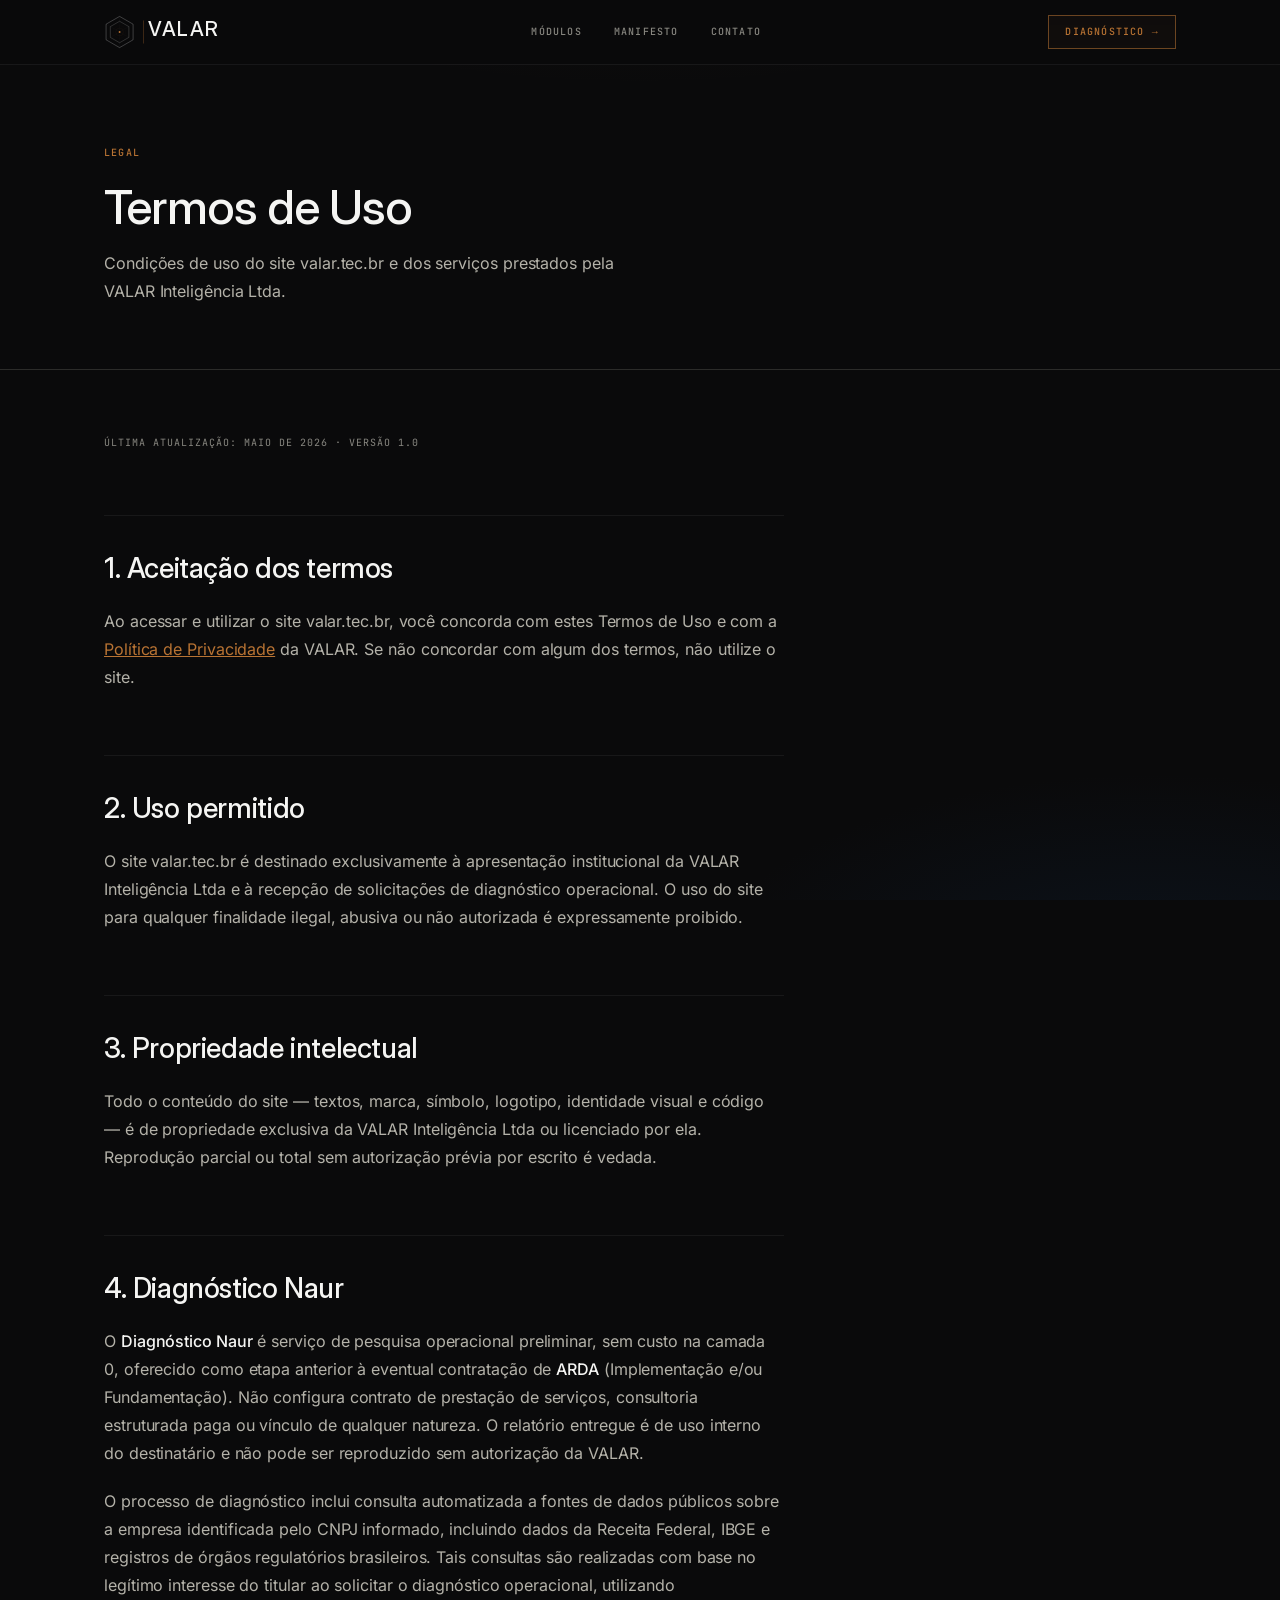
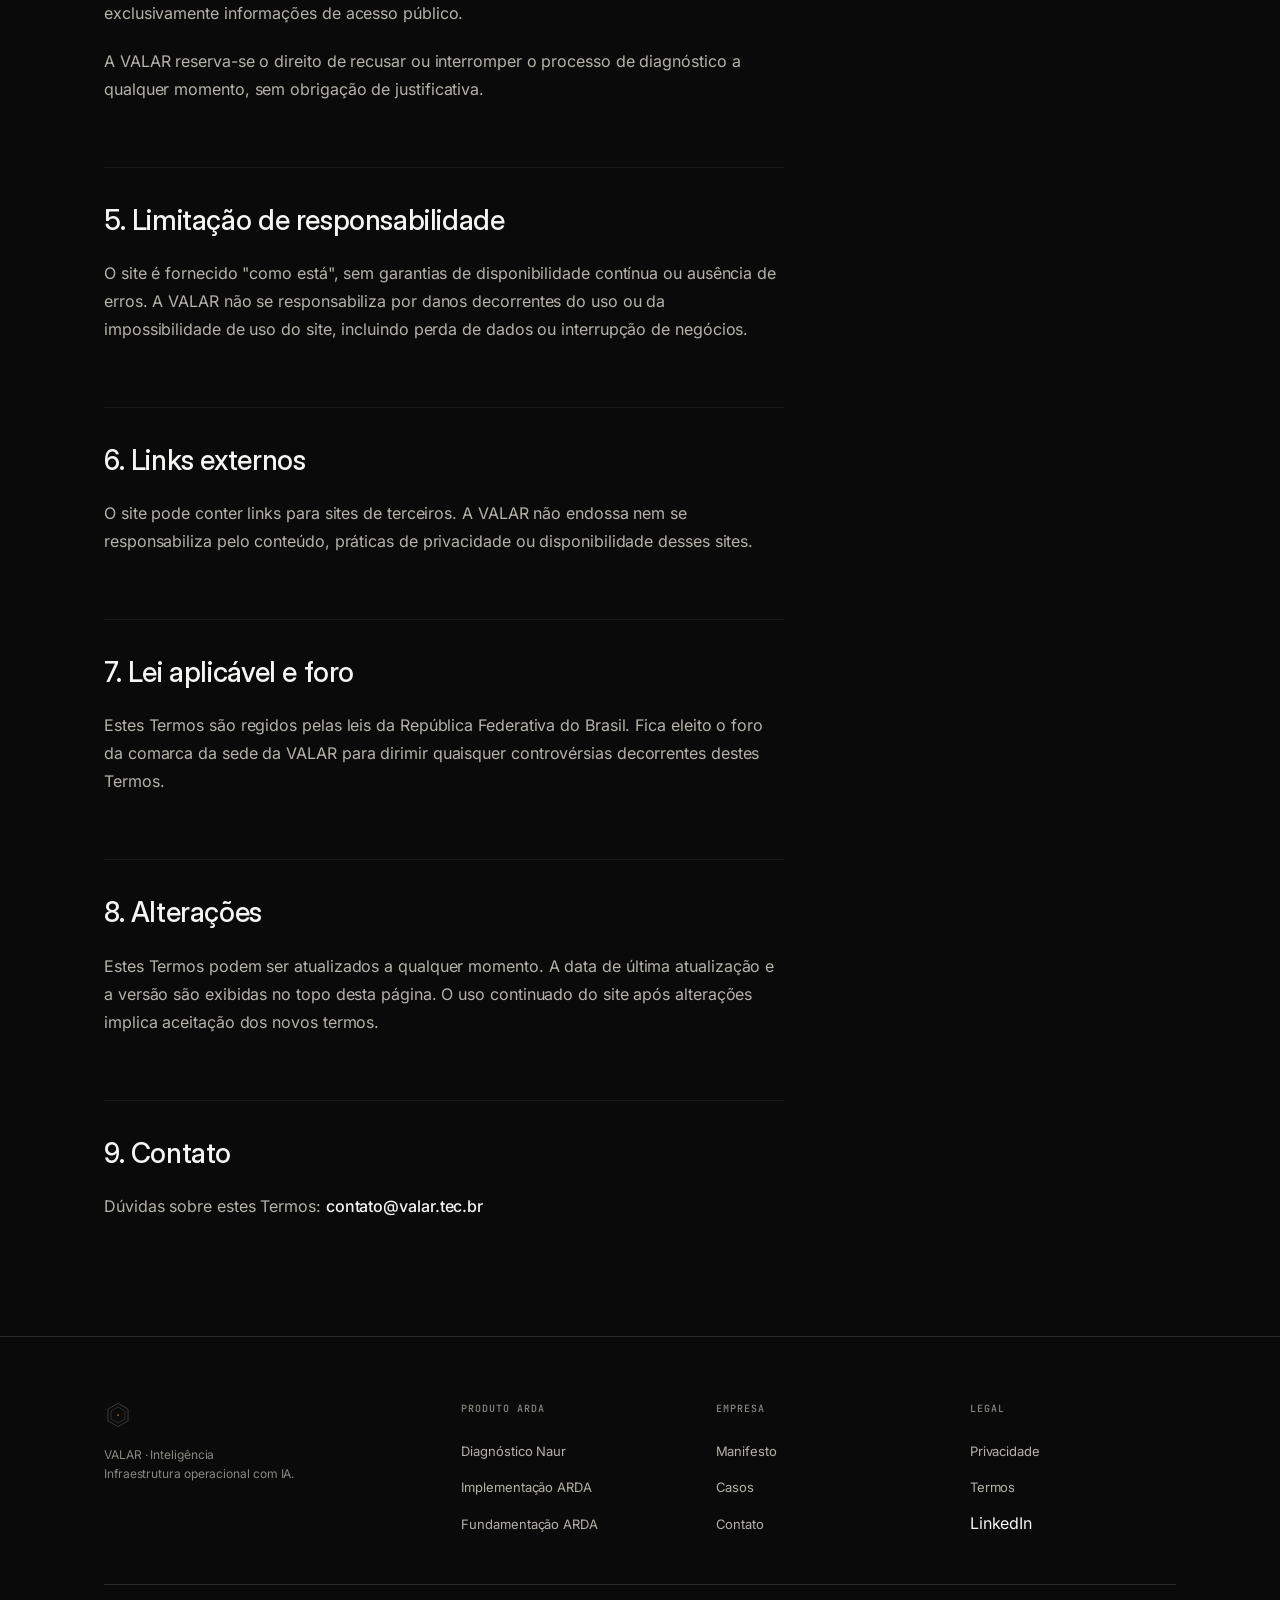
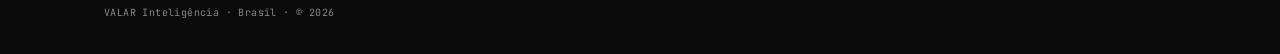
<file: termos.html>
﻿<!DOCTYPE html>
<html lang="pt-BR">
<head>
  <meta charset="UTF-8">
  <meta name="viewport" content="width=device-width, initial-scale=1.0, viewport-fit=cover">
  <meta name="description" content="Termos de Uso do site valar.tec.br e dos serviços da VALAR Inteligência Ltda.">
  <link rel="icon" href="favicon.ico" sizes="32x32">
  <link rel="icon" href="favicon.svg" type="image/svg+xml">
  <link rel="apple-touch-icon" href="apple-touch-icon.png">
  <link rel="manifest" href="manifest.webmanifest">
  <link rel="canonical" href="https://valar.tec.br/termos.html">
  <meta name="robots" content="index,follow">
  <meta name="author" content="VALAR Inteligência">
  <meta name="theme-color" content="#0A0A0B">
  <meta name="geo.region" content="BR">
  <title>Termos de Uso — VALAR</title>
  <link rel="preload" as="font" type="font/woff2" crossorigin href="fonts/inter-400-latin.woff2">
  <link rel="preload" as="font" type="font/woff2" crossorigin href="fonts/inter-500-latin.woff2">
  <link rel="stylesheet" href="styles.css">
  <noscript><style>section { opacity: 1 !important; transform: none !important; }</style></noscript>
</head>

<body>

  <a href="#main" class="skip-link">Pular para o conteúdo principal</a>

  <header class="nav" role="banner">
    <div class="container">
      <div class="nav__inner">

        <a href="index.html" class="nav__brand" aria-label="VALAR — página inicial">
          <svg viewBox="0 0 467 120" xmlns="http://www.w3.org/2000/svg" aria-hidden="true" focusable="false">
            <g transform="translate(52,60)">
              <polygon points="0,-52 45.03,-26 45.03,26 0,52 -45.03,26 -45.03,-26"
                fill="none" stroke="#F5F5F3" stroke-width="0.78"/>
              <polygon points="0,-35.75 30.97,-17.88 30.97,17.88 0,35.75 -30.97,17.88 -30.97,-17.88"
                fill="none" stroke="#F5F5F3" stroke-width="0.55"/>
              <line x1="0" y1="-6.5" x2="0" y2="-52" stroke="#F5F5F3" stroke-width="0.26" opacity="0.24"/>
              <line x1="5.63" y1="-3.25" x2="45.03" y2="-26" stroke="#F5F5F3" stroke-width="0.26" opacity="0.24"/>
              <line x1="5.63" y1="3.25" x2="45.03" y2="26" stroke="#F5F5F3" stroke-width="0.26" opacity="0.24"/>
              <line x1="0" y1="6.5" x2="0" y2="52" stroke="#F5F5F3" stroke-width="0.26" opacity="0.24"/>
              <line x1="-5.63" y1="3.25" x2="-45.03" y2="26" stroke="#F5F5F3" stroke-width="0.26" opacity="0.24"/>
              <line x1="-5.63" y1="-3.25" x2="-45.03" y2="-26" stroke="#F5F5F3" stroke-width="0.26" opacity="0.24"/>
              <circle cx="0" cy="0" r="20.8" fill="none" stroke="#B87333" stroke-width="0.33" opacity="0.22"/>
              <circle cx="0" cy="0" r="13" fill="none" stroke="#B87333" stroke-width="0.39" opacity="0.42"/>
              <circle cx="0" cy="0" r="3.25" fill="#B87333"/>
            </g>
            <rect x="132" y="21.6" width="1" height="76.8" fill="#B87333"/>
            <text x="147" y="74.4" font-family="'Inter Display','Inter',sans-serif"
              font-size="68" font-weight="500" letter-spacing="5" fill="#F5F5F3">VALAR</text>
          </svg>
        </a>

        <nav class="nav__links" aria-label="Navegação principal">
          <a href="index.html#modulos">Módulos</a>
          <a href="manifesto.html">Manifesto</a>
          <a href="diagnostico.html">Contato</a>
        </nav>

        <a href="diagnostico.html"
           class="nav__cta nav__desktop-cta"
           aria-label="Solicitar diagnóstico operacional">
          Diagnóstico →
        </a>

        <button class="nav__hamburger"
                aria-expanded="false"
                aria-controls="mobile-menu"
                aria-label="Abrir menu de navegação">
          <span></span><span></span><span></span>
        </button>
      </div>

      <nav id="mobile-menu" class="nav__mobile" aria-label="Navegação mobile" hidden>
        <a href="index.html#modulos">Módulos</a>
        <a href="manifesto.html">Manifesto</a>
        <a href="diagnostico.html">Contato</a>
        <a href="diagnostico.html" class="nav__cta">Diagnóstico →</a>
      </nav>
    </div>
  </header>

  <main id="main">

    <section id="termos-hero" class="page-hero" style="border-bottom: 1px solid var(--borda);">
      <div class="container">
        <p class="page-hero__eyebrow">legal</p>
        <h1 class="page-hero__title">Termos de Uso</h1>
        <p class="page-hero__sub">
          Condições de uso do site valar.tec.br e dos serviços
          prestados pela VALAR Inteligência Ltda.
        </p>
      </div>
    </section>

    <section id="termos-content">
      <div class="container">
        <div class="prose">
          <p class="prose-meta">Última atualização: maio de 2026 · versão 1.0</p>

          <h2>1. Aceitação dos termos</h2>
          <p>
            Ao acessar e utilizar o site valar.tec.br, você concorda com estes Termos de Uso
            e com a <a href="privacidade.html" style="color: var(--cobre); text-decoration: underline;">Política de Privacidade</a> da VALAR.
            Se não concordar com algum dos termos, não utilize o site.
          </p>

          <h2>2. Uso permitido</h2>
          <p>
            O site valar.tec.br é destinado exclusivamente à apresentação institucional
            da VALAR Inteligência Ltda e à recepção de solicitações de diagnóstico operacional.
            O uso do site para qualquer finalidade ilegal, abusiva ou não autorizada
            é expressamente proibido.
          </p>

          <h2>3. Propriedade intelectual</h2>
          <p>
            Todo o conteúdo do site — textos, marca, símbolo, logotipo, identidade visual
            e código — é de propriedade exclusiva da VALAR Inteligência Ltda ou licenciado
            por ela. Reprodução parcial ou total sem autorização prévia por escrito
            é vedada.
          </p>

          <h2>4. Diagnóstico Naur</h2>
          <p>
            O <strong>Diagnóstico Naur</strong> é serviço de pesquisa operacional preliminar, sem custo na camada 0,
            oferecido como etapa anterior à eventual contratação de <strong>ARDA</strong> (Implementação e/ou Fundamentação).
            Não configura contrato de prestação de serviços, consultoria estruturada paga ou vínculo
            de qualquer natureza. O relatório entregue é de uso interno do destinatário
            e não pode ser reproduzido sem autorização da VALAR.
          </p>
          <p>
            O processo de diagnóstico inclui consulta automatizada a fontes de dados públicos sobre
            a empresa identificada pelo CNPJ informado, incluindo dados da Receita Federal, IBGE
            e registros de órgãos regulatórios brasileiros. Tais consultas são realizadas com base
            no legítimo interesse do titular ao solicitar o diagnóstico operacional, utilizando
            exclusivamente informações de acesso público.
          </p>
          <p>
            A VALAR reserva-se o direito de recusar ou interromper o processo de diagnóstico
            a qualquer momento, sem obrigação de justificativa.
          </p>

          <h2>5. Limitação de responsabilidade</h2>
          <p>
            O site é fornecido "como está", sem garantias de disponibilidade contínua
            ou ausência de erros. A VALAR não se responsabiliza por danos decorrentes
            do uso ou da impossibilidade de uso do site, incluindo perda de dados
            ou interrupção de negócios.
          </p>

          <h2>6. Links externos</h2>
          <p>
            O site pode conter links para sites de terceiros. A VALAR não endossa
            nem se responsabiliza pelo conteúdo, práticas de privacidade ou
            disponibilidade desses sites.
          </p>

          <h2>7. Lei aplicável e foro</h2>
          <p>
            Estes Termos são regidos pelas leis da República Federativa do Brasil.
            Fica eleito o foro da comarca da sede da VALAR para dirimir
            quaisquer controvérsias decorrentes destes Termos.
          </p>

          <h2>8. Alterações</h2>
          <p>
            Estes Termos podem ser atualizados a qualquer momento. A data de última
            atualização e a versão são exibidas no topo desta página.
            O uso continuado do site após alterações implica aceitação dos novos termos.
          </p>

          <h2>9. Contato</h2>
          <p>
            Dúvidas sobre estes Termos: <strong>contato@valar.tec.br</strong>
          </p>

        </div>
      </div>
    </section>

  </main>

  <footer>
    <div class="container">
      <div class="footer__grid">

        <div class="footer__brand">
          <svg width="48" height="48" viewBox="0 0 48 48" xmlns="http://www.w3.org/2000/svg" aria-hidden="true" focusable="false">
            <g transform="translate(24,24)">
              <polygon points="0,-20 17.32,-10 17.32,10 0,20 -17.32,10 -17.32,-10" fill="none" stroke="#F5F5F3" stroke-width="0.36"/>
              <polygon points="0,-13.75 11.9,-6.875 11.9,6.875 0,13.75 -11.9,6.875 -11.9,-6.875" fill="none" stroke="#F5F5F3" stroke-width="0.255"/>
              <line x1="0" y1="-2.5" x2="0" y2="-20" stroke="#F5F5F3" stroke-width="0.12" opacity="0.24"/>
              <line x1="2.17" y1="-1.25" x2="17.32" y2="-10" stroke="#F5F5F3" stroke-width="0.12" opacity="0.24"/>
              <line x1="2.17" y1="1.25" x2="17.32" y2="10" stroke="#F5F5F3" stroke-width="0.12" opacity="0.24"/>
              <line x1="0" y1="2.5" x2="0" y2="20" stroke="#F5F5F3" stroke-width="0.12" opacity="0.24"/>
              <line x1="-2.17" y1="1.25" x2="-17.32" y2="10" stroke="#F5F5F3" stroke-width="0.12" opacity="0.24"/>
              <line x1="-2.17" y1="-1.25" x2="-17.32" y2="-10" stroke="#F5F5F3" stroke-width="0.12" opacity="0.24"/>
              <circle cx="0" cy="0" r="8" fill="none" stroke="#B87333" stroke-width="0.15" opacity="0.22"/>
              <circle cx="0" cy="0" r="5" fill="none" stroke="#B87333" stroke-width="0.18" opacity="0.42"/>
              <circle cx="0" cy="0" r="1.5" fill="#B87333"/>
            </g>
          </svg>
          <p class="footer__tagline">VALAR · Inteligência<br>Infraestrutura operacional com IA.</p>
        </div>

        <div class="footer__col">
          <p class="footer__col-title">Produto ARDA</p>
          <ul>
            <li><a href="index.html#modulos">Diagnóstico Naur</a></li>
            <li><a href="index.html#modulos">Implementação ARDA</a></li>
            <li><a href="index.html#modulos">Fundamentação ARDA</a></li>
          </ul>
        </div>

        <div class="footer__col">
          <p class="footer__col-title">Empresa</p>
          <ul>
            <li><a href="manifesto.html">Manifesto</a></li>
            <li><a href="casos.html">Casos</a></li>
            <li><a href="diagnostico.html">Contato</a></li>
          </ul>
        </div>

        <div class="footer__col">
          <p class="footer__col-title">Legal</p>
          <ul>
            <li><a href="privacidade.html">Privacidade</a></li>
            <li><a href="termos.html" aria-current="page">Termos</a></li>
            <li>LinkedIn</li>
          </ul>
        </div>

      </div>
      <p class="footer__legal">
        VALAR Inteligência · Brasil · © 2026
      </p>
    </div>
  </footer>

  <script src="main.js"></script>
  <script defer data-domain="valar.tec.br" src="https://plausible.io/js/script.js"></script>

</body>
</html>
</file>
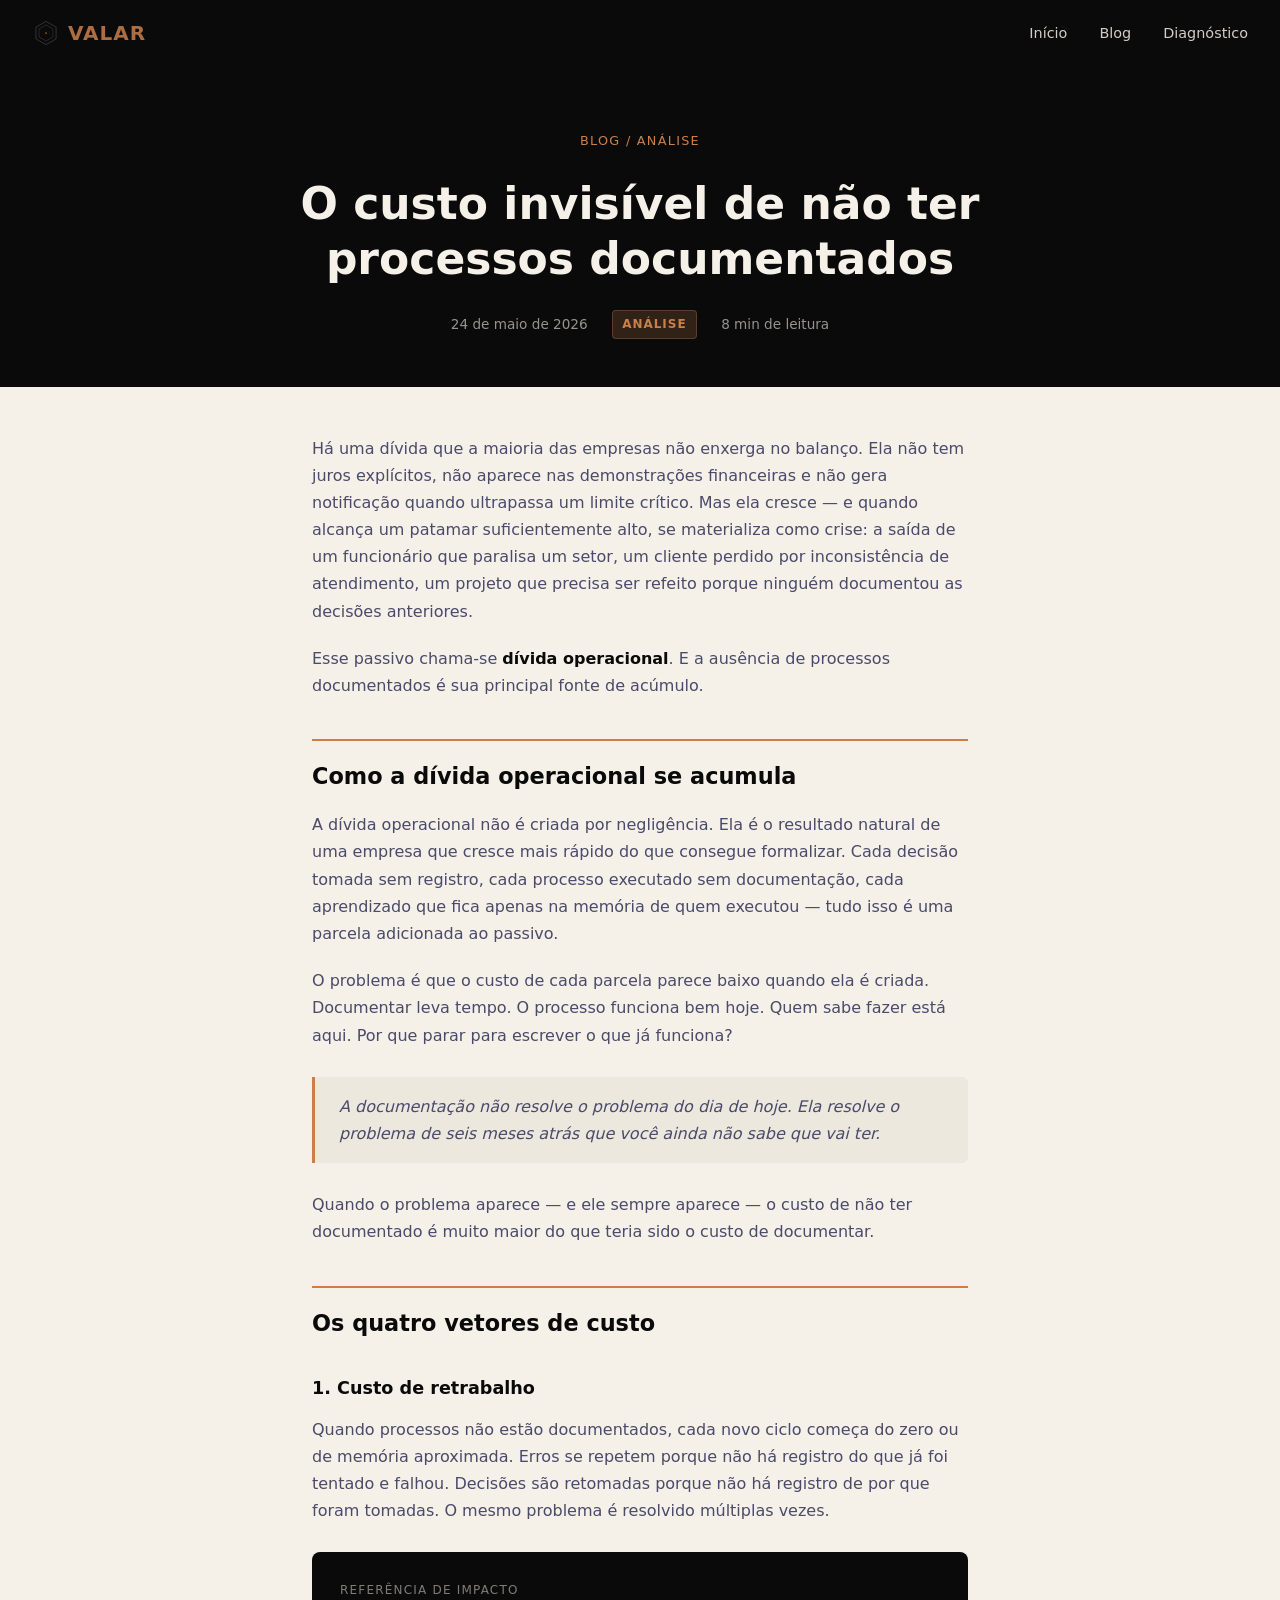
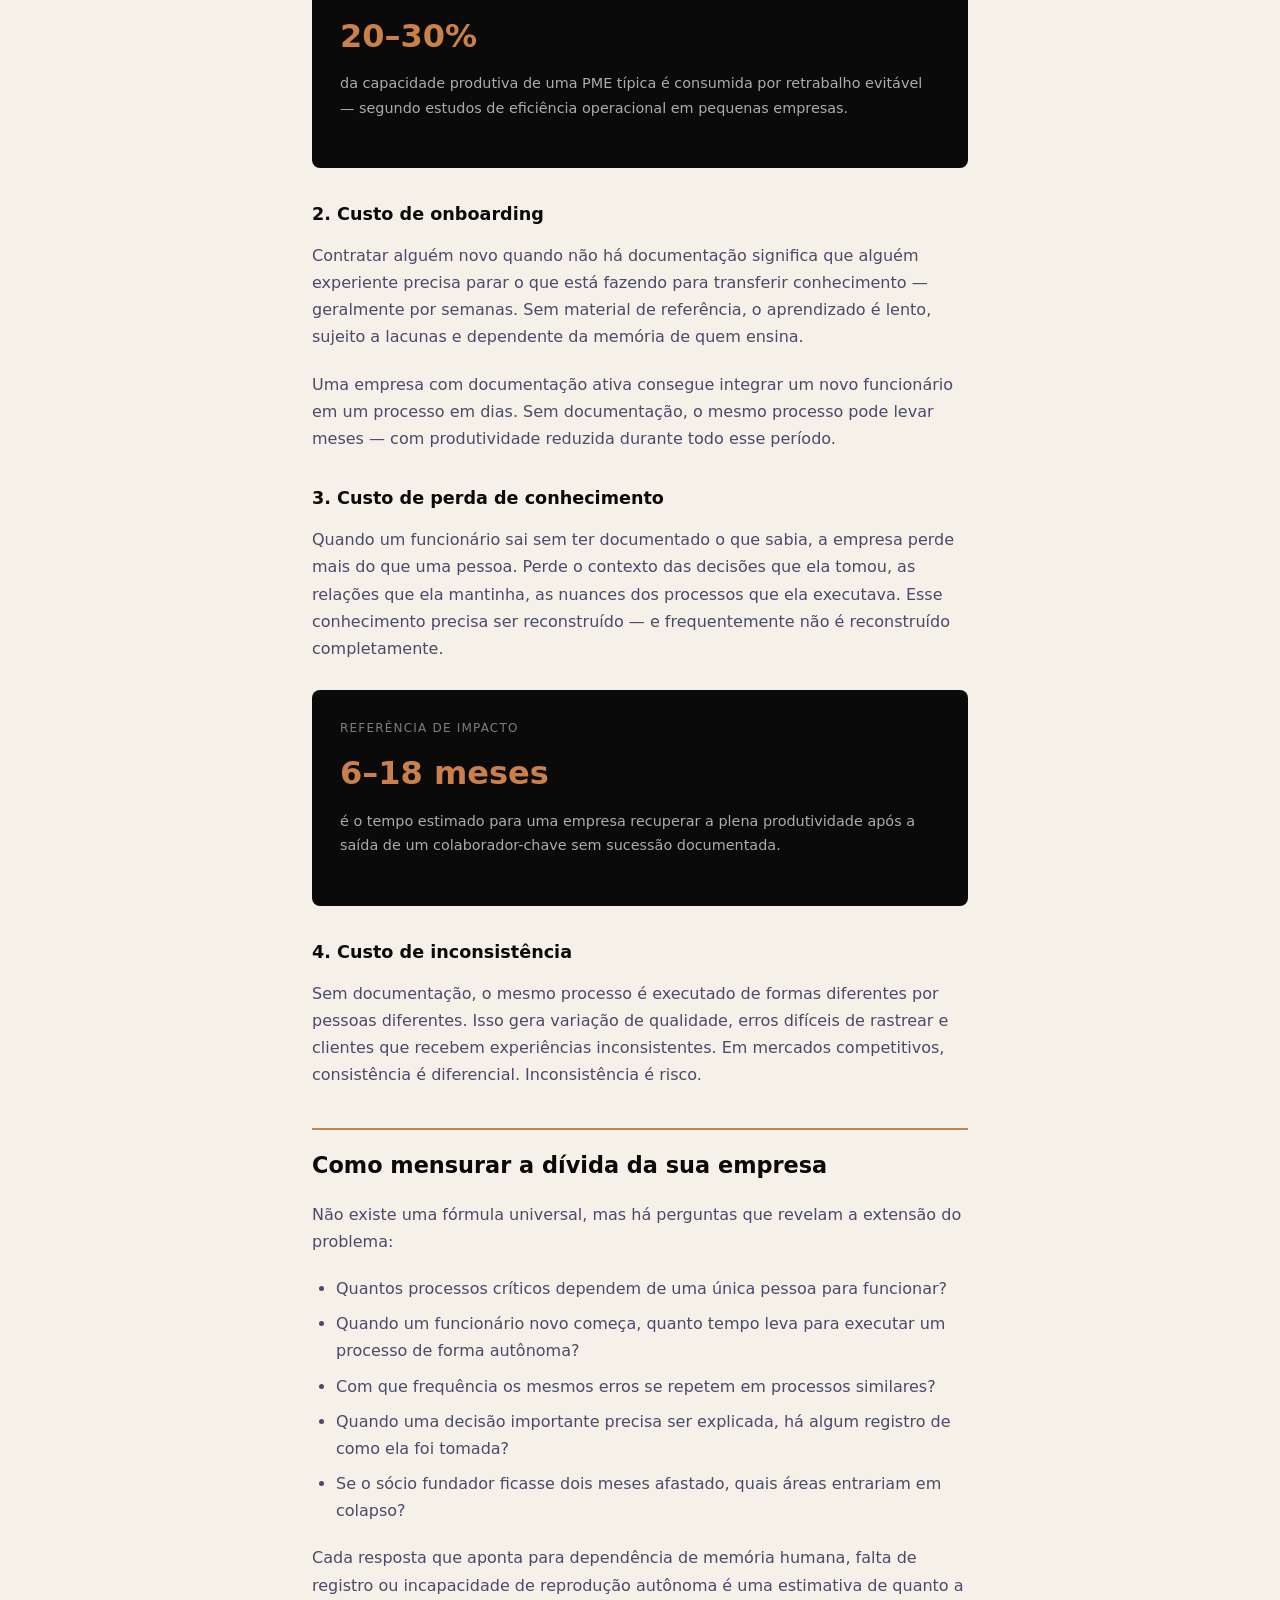
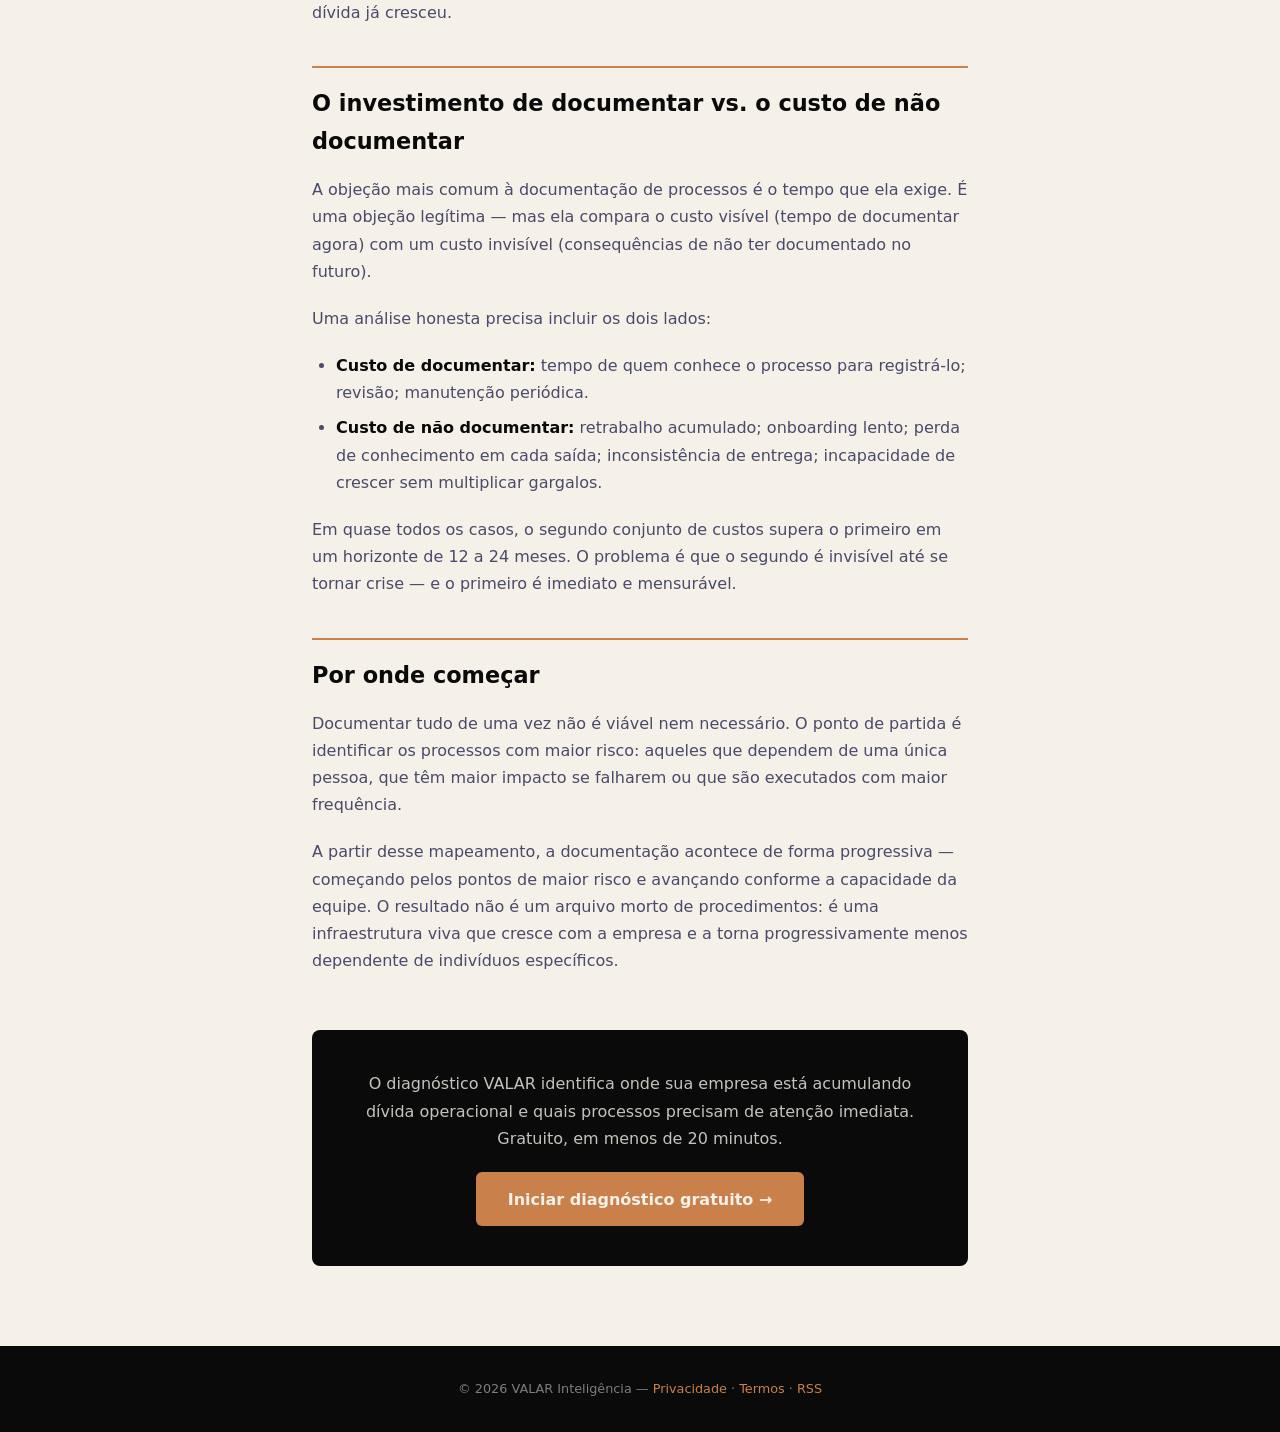
<file: blog/posts/custo-processos-nao-documentados.html>
<!DOCTYPE html>
<html lang="pt-BR">
<head>
  <meta charset="UTF-8" />
  <meta name="viewport" content="width=device-width, initial-scale=1.0" />
  <title>O custo invisível de não ter processos documentados — VALAR Inteligência</title>
  <meta name="description" content="Empresas que não documentam seus processos acumulam uma dívida operacional que cresce silenciosamente até se tornar crise. Saiba como mensurar esse custo." />
  <meta name="robots" content="index, follow" />
  <link rel="canonical" href="https://valar.tec.br/blog/posts/custo-processos-nao-documentados.html" />
  <meta property="og:type" content="article" />
  <meta property="og:title" content="O custo invisível de não ter processos documentados" />
  <meta property="og:description" content="Empresas que não documentam seus processos acumulam uma dívida operacional que cresce silenciosamente até se tornar crise. Saiba como mensurar esse custo." />
  <meta property="og:url" content="https://valar.tec.br/blog/posts/custo-processos-nao-documentados.html" />
  <meta property="og:locale" content="pt_BR" />
  <script type="application/ld+json">
  {
    "@context": "https://schema.org",
    "@type": "Article",
    "headline": "O custo invisível de não ter processos documentados",
    "description": "Empresas que não documentam seus processos acumulam uma dívida operacional que cresce silenciosamente até se tornar crise.",
    "datePublished": "2026-05-24",
    "dateModified": "2026-05-24",
    "author": { "@type": "Organization", "name": "VALAR Inteligência", "url": "https://valar.tec.br" },
    "publisher": { "@type": "Organization", "name": "VALAR Inteligência", "url": "https://valar.tec.br" },
    "mainEntityOfPage": { "@type": "WebPage", "@id": "https://valar.tec.br/blog/posts/custo-processos-nao-documentados.html" }
  }
  </script>
  <script defer data-domain="valar.tec.br" src="https://plausible.io/js/script.js"></script>
  <style>
    :root { --color-obsidian: #0A0A0B; --color-copper: #c9804a; --color-copper-hover: #d4925f; --color-ivory: #f5f0e8; --color-ivory-soft: #ede8de; --color-text-primary: #0A0A0B; --color-text-secondary: #4a4a6a; --font-display: 'Inter Display', 'Inter', system-ui, sans-serif; --font-body: 'Inter', system-ui, sans-serif; --max-width-content: 720px; }
    *, *::before, *::after { box-sizing: border-box; margin: 0; padding: 0; }
    body { font-family: var(--font-body); background: var(--color-ivory); color: var(--color-text-primary); line-height: 1.7; -webkit-font-smoothing: antialiased; }
    nav { background: var(--color-obsidian); padding: 1rem 2rem; display: flex; align-items: center; justify-content: space-between; position: sticky; top: 0; z-index: 100; }
    nav .logo { color: var(--color-copper); font-family: var(--font-display); font-weight: 700; font-size: 1.25rem; text-decoration: none; letter-spacing: 0.05em; }
    nav ul { list-style: none; display: flex; gap: 2rem; }
    nav a { color: var(--color-ivory); text-decoration: none; font-size: 0.9rem; opacity: 0.85; transition: opacity 0.2s; }
    nav a:hover { opacity: 1; color: var(--color-copper); }
    .post-hero { background: var(--color-obsidian); color: var(--color-ivory); padding: 4rem 2rem 3rem; text-align: center; }
    .post-hero .breadcrumb { font-size: 0.8rem; color: var(--color-copper); text-transform: uppercase; letter-spacing: 0.1em; margin-bottom: 1.5rem; }
    .post-hero .breadcrumb a { color: var(--color-copper); text-decoration: none; }
    .post-hero h1 { font-family: var(--font-display); font-size: clamp(1.75rem, 4vw, 2.75rem); font-weight: 700; line-height: 1.25; max-width: var(--max-width-content); margin: 0 auto 1.5rem; }
    .post-meta { font-size: 0.85rem; color: rgba(245, 240, 232, 0.6); display: flex; align-items: center; justify-content: center; gap: 1.5rem; flex-wrap: wrap; }
    .post-meta .tag { background: rgba(201, 128, 74, 0.2); color: var(--color-copper); border: 1px solid rgba(201, 128, 74, 0.3); border-radius: 4px; padding: 0.2rem 0.6rem; font-size: 0.75rem; font-weight: 600; text-transform: uppercase; letter-spacing: 0.08em; }
    .post-container { max-width: var(--max-width-content); margin: 0 auto; padding: 3rem 2rem 5rem; }
    .post-body h2 { font-family: var(--font-display); font-size: 1.4rem; font-weight: 700; color: var(--color-obsidian); margin: 2.5rem 0 1rem; padding-top: 1rem; border-top: 2px solid var(--color-copper); }
    .post-body h3 { font-size: 1.1rem; font-weight: 600; color: var(--color-obsidian); margin: 2rem 0 0.75rem; }
    .post-body p { margin-bottom: 1.25rem; color: var(--color-text-secondary); }
    .post-body ul { margin: 0 0 1.25rem 1.5rem; color: var(--color-text-secondary); }
    .post-body li { margin-bottom: 0.5rem; }
    .post-body strong { color: var(--color-text-primary); font-weight: 600; }
    .post-body blockquote { border-left: 3px solid var(--color-copper); margin: 1.75rem 0; padding: 1rem 1.5rem; background: var(--color-ivory-soft); border-radius: 0 6px 6px 0; font-style: italic; color: var(--color-text-secondary); }
    .metric-box { background: var(--color-obsidian); color: var(--color-ivory); border-radius: 8px; padding: 1.75rem; margin: 1.75rem 0; }
    .metric-box .metric-label { font-size: 0.75rem; text-transform: uppercase; letter-spacing: 0.1em; color: rgba(245, 240, 232, 0.5); margin-bottom: 0.5rem; }
    .metric-box .metric-value { font-family: var(--font-display); font-size: 2rem; font-weight: 700; color: var(--color-copper); margin-bottom: 0.5rem; }
    .metric-box .metric-desc { font-size: 0.9rem; color: rgba(245, 240, 232, 0.7); }
    .post-cta { margin-top: 3.5rem; padding: 2.5rem; background: var(--color-obsidian); border-radius: 8px; text-align: center; }
    .post-cta p { color: rgba(245, 240, 232, 0.8); margin-bottom: 1.25rem; }
    .post-cta a { display: inline-block; background: var(--color-copper); color: var(--color-ivory); text-decoration: none; padding: 0.85rem 2rem; border-radius: 6px; font-weight: 600; transition: background 0.2s; }
    .post-cta a:hover { background: var(--color-copper-hover); }
    footer { background: var(--color-obsidian); color: rgba(245, 240, 232, 0.5); text-align: center; padding: 2rem; font-size: 0.8rem; }
    footer a { color: var(--color-copper); text-decoration: none; }
    @media (max-width: 640px) { .post-hero { padding: 3rem 1.25rem 2rem; } .post-container { padding: 2rem 1.25rem 4rem; } }
  </style>
</head>
<body>
  <nav>
    <a href="/" class="logo" style="display:flex;align-items:center;gap:0.5rem;">
      <svg width="28" height="28" viewBox="0 0 48 48" xmlns="http://www.w3.org/2000/svg" aria-hidden="true" focusable="false"><g transform="translate(24,24)"><polygon points="0,-20 17.32,-10 17.32,10 0,20 -17.32,10 -17.32,-10" fill="none" stroke="#F5F5F3" stroke-width="0.36"/><polygon points="0,-13.75 11.9,-6.875 11.9,6.875 0,13.75 -11.9,6.875 -11.9,-6.875" fill="none" stroke="#F5F5F3" stroke-width="0.255"/><line x1="0" y1="-2.5" x2="0" y2="-20" stroke="#F5F5F3" stroke-width="0.12" opacity="0.24"/><line x1="2.17" y1="-1.25" x2="17.32" y2="-10" stroke="#F5F5F3" stroke-width="0.12" opacity="0.24"/><line x1="2.17" y1="1.25" x2="17.32" y2="10" stroke="#F5F5F3" stroke-width="0.12" opacity="0.24"/><line x1="0" y1="2.5" x2="0" y2="20" stroke="#F5F5F3" stroke-width="0.12" opacity="0.24"/><line x1="-2.17" y1="1.25" x2="-17.32" y2="10" stroke="#F5F5F3" stroke-width="0.12" opacity="0.24"/><line x1="-2.17" y1="-1.25" x2="-17.32" y2="-10" stroke="#F5F5F3" stroke-width="0.12" opacity="0.24"/><circle cx="0" cy="0" r="8" fill="none" stroke="#B87333" stroke-width="0.15" opacity="0.22"/><circle cx="0" cy="0" r="5" fill="none" stroke="#B87333" stroke-width="0.18" opacity="0.42"/><circle cx="0" cy="0" r="1.5" fill="#B87333"/></g></svg>
      VALAR
    </a>
    <ul>
      <li><a href="/">Início</a></li>
      <li><a href="/blog/">Blog</a></li>
      <li><a href="/snapshot.html">Diagnóstico</a></li>
    </ul>
  </nav>

  <header class="post-hero">
    <p class="breadcrumb"><a href="/blog/">Blog</a> / Análise</p>
    <h1>O custo invisível de não ter processos documentados</h1>
    <div class="post-meta">
      <span>24 de maio de 2026</span>
      <span class="tag">Análise</span>
      <span>8 min de leitura</span>
    </div>
  </header>

  <main class="post-container">
    <article class="post-body">

      <p>Há uma dívida que a maioria das empresas não enxerga no balanço. Ela não tem juros explícitos, não aparece nas demonstrações financeiras e não gera notificação quando ultrapassa um limite crítico. Mas ela cresce — e quando alcança um patamar suficientemente alto, se materializa como crise: a saída de um funcionário que paralisa um setor, um cliente perdido por inconsistência de atendimento, um projeto que precisa ser refeito porque ninguém documentou as decisões anteriores.</p>

      <p>Esse passivo chama-se <strong>dívida operacional</strong>. E a ausência de processos documentados é sua principal fonte de acúmulo.</p>

      <h2>Como a dívida operacional se acumula</h2>

      <p>A dívida operacional não é criada por negligência. Ela é o resultado natural de uma empresa que cresce mais rápido do que consegue formalizar. Cada decisão tomada sem registro, cada processo executado sem documentação, cada aprendizado que fica apenas na memória de quem executou — tudo isso é uma parcela adicionada ao passivo.</p>

      <p>O problema é que o custo de cada parcela parece baixo quando ela é criada. Documentar leva tempo. O processo funciona bem hoje. Quem sabe fazer está aqui. Por que parar para escrever o que já funciona?</p>

      <blockquote>
        A documentação não resolve o problema do dia de hoje. Ela resolve o problema de seis meses atrás que você ainda não sabe que vai ter.
      </blockquote>

      <p>Quando o problema aparece — e ele sempre aparece — o custo de não ter documentado é muito maior do que teria sido o custo de documentar.</p>

      <h2>Os quatro vetores de custo</h2>

      <h3>1. Custo de retrabalho</h3>
      <p>Quando processos não estão documentados, cada novo ciclo começa do zero ou de memória aproximada. Erros se repetem porque não há registro do que já foi tentado e falhou. Decisões são retomadas porque não há registro de por que foram tomadas. O mesmo problema é resolvido múltiplas vezes.</p>

      <div class="metric-box">
        <p class="metric-label">Referência de impacto</p>
        <p class="metric-value">20–30%</p>
        <p class="metric-desc">da capacidade produtiva de uma PME típica é consumida por retrabalho evitável — segundo estudos de eficiência operacional em pequenas empresas.</p>
      </div>

      <h3>2. Custo de onboarding</h3>
      <p>Contratar alguém novo quando não há documentação significa que alguém experiente precisa parar o que está fazendo para transferir conhecimento — geralmente por semanas. Sem material de referência, o aprendizado é lento, sujeito a lacunas e dependente da memória de quem ensina.</p>

      <p>Uma empresa com documentação ativa consegue integrar um novo funcionário em um processo em dias. Sem documentação, o mesmo processo pode levar meses — com produtividade reduzida durante todo esse período.</p>

      <h3>3. Custo de perda de conhecimento</h3>
      <p>Quando um funcionário sai sem ter documentado o que sabia, a empresa perde mais do que uma pessoa. Perde o contexto das decisões que ela tomou, as relações que ela mantinha, as nuances dos processos que ela executava. Esse conhecimento precisa ser reconstruído — e frequentemente não é reconstruído completamente.</p>

      <div class="metric-box">
        <p class="metric-label">Referência de impacto</p>
        <p class="metric-value">6–18 meses</p>
        <p class="metric-desc">é o tempo estimado para uma empresa recuperar a plena produtividade após a saída de um colaborador-chave sem sucessão documentada.</p>
      </div>

      <h3>4. Custo de inconsistência</h3>
      <p>Sem documentação, o mesmo processo é executado de formas diferentes por pessoas diferentes. Isso gera variação de qualidade, erros difíceis de rastrear e clientes que recebem experiências inconsistentes. Em mercados competitivos, consistência é diferencial. Inconsistência é risco.</p>

      <h2>Como mensurar a dívida da sua empresa</h2>

      <p>Não existe uma fórmula universal, mas há perguntas que revelam a extensão do problema:</p>

      <ul>
        <li>Quantos processos críticos dependem de uma única pessoa para funcionar?</li>
        <li>Quando um funcionário novo começa, quanto tempo leva para executar um processo de forma autônoma?</li>
        <li>Com que frequência os mesmos erros se repetem em processos similares?</li>
        <li>Quando uma decisão importante precisa ser explicada, há algum registro de como ela foi tomada?</li>
        <li>Se o sócio fundador ficasse dois meses afastado, quais áreas entrariam em colapso?</li>
      </ul>

      <p>Cada resposta que aponta para dependência de memória humana, falta de registro ou incapacidade de reprodução autônoma é uma estimativa de quanto a dívida já cresceu.</p>

      <h2>O investimento de documentar vs. o custo de não documentar</h2>

      <p>A objeção mais comum à documentação de processos é o tempo que ela exige. É uma objeção legítima — mas ela compara o custo visível (tempo de documentar agora) com um custo invisível (consequências de não ter documentado no futuro).</p>

      <p>Uma análise honesta precisa incluir os dois lados:</p>

      <ul>
        <li><strong>Custo de documentar:</strong> tempo de quem conhece o processo para registrá-lo; revisão; manutenção periódica.</li>
        <li><strong>Custo de não documentar:</strong> retrabalho acumulado; onboarding lento; perda de conhecimento em cada saída; inconsistência de entrega; incapacidade de crescer sem multiplicar gargalos.</li>
      </ul>

      <p>Em quase todos os casos, o segundo conjunto de custos supera o primeiro em um horizonte de 12 a 24 meses. O problema é que o segundo é invisível até se tornar crise — e o primeiro é imediato e mensurável.</p>

      <h2>Por onde começar</h2>

      <p>Documentar tudo de uma vez não é viável nem necessário. O ponto de partida é identificar os processos com maior risco: aqueles que dependem de uma única pessoa, que têm maior impacto se falharem ou que são executados com maior frequência.</p>

      <p>A partir desse mapeamento, a documentação acontece de forma progressiva — começando pelos pontos de maior risco e avançando conforme a capacidade da equipe. O resultado não é um arquivo morto de procedimentos: é uma infraestrutura viva que cresce com a empresa e a torna progressivamente menos dependente de indivíduos específicos.</p>

    </article>

    <aside class="post-cta">
      <p>O diagnóstico VALAR identifica onde sua empresa está acumulando dívida operacional e quais processos precisam de atenção imediata. Gratuito, em menos de 20 minutos.</p>
      <a href="/snapshot.html">Iniciar diagnóstico gratuito →</a>
    </aside>
  </main>

  <footer>
    <p>© 2026 VALAR Inteligência — <a href="/privacidade.html">Privacidade</a> · <a href="/termos.html">Termos</a> · <a href="/blog/feed.xml">RSS</a></p>
  </footer>
</body>
</html>
</file>
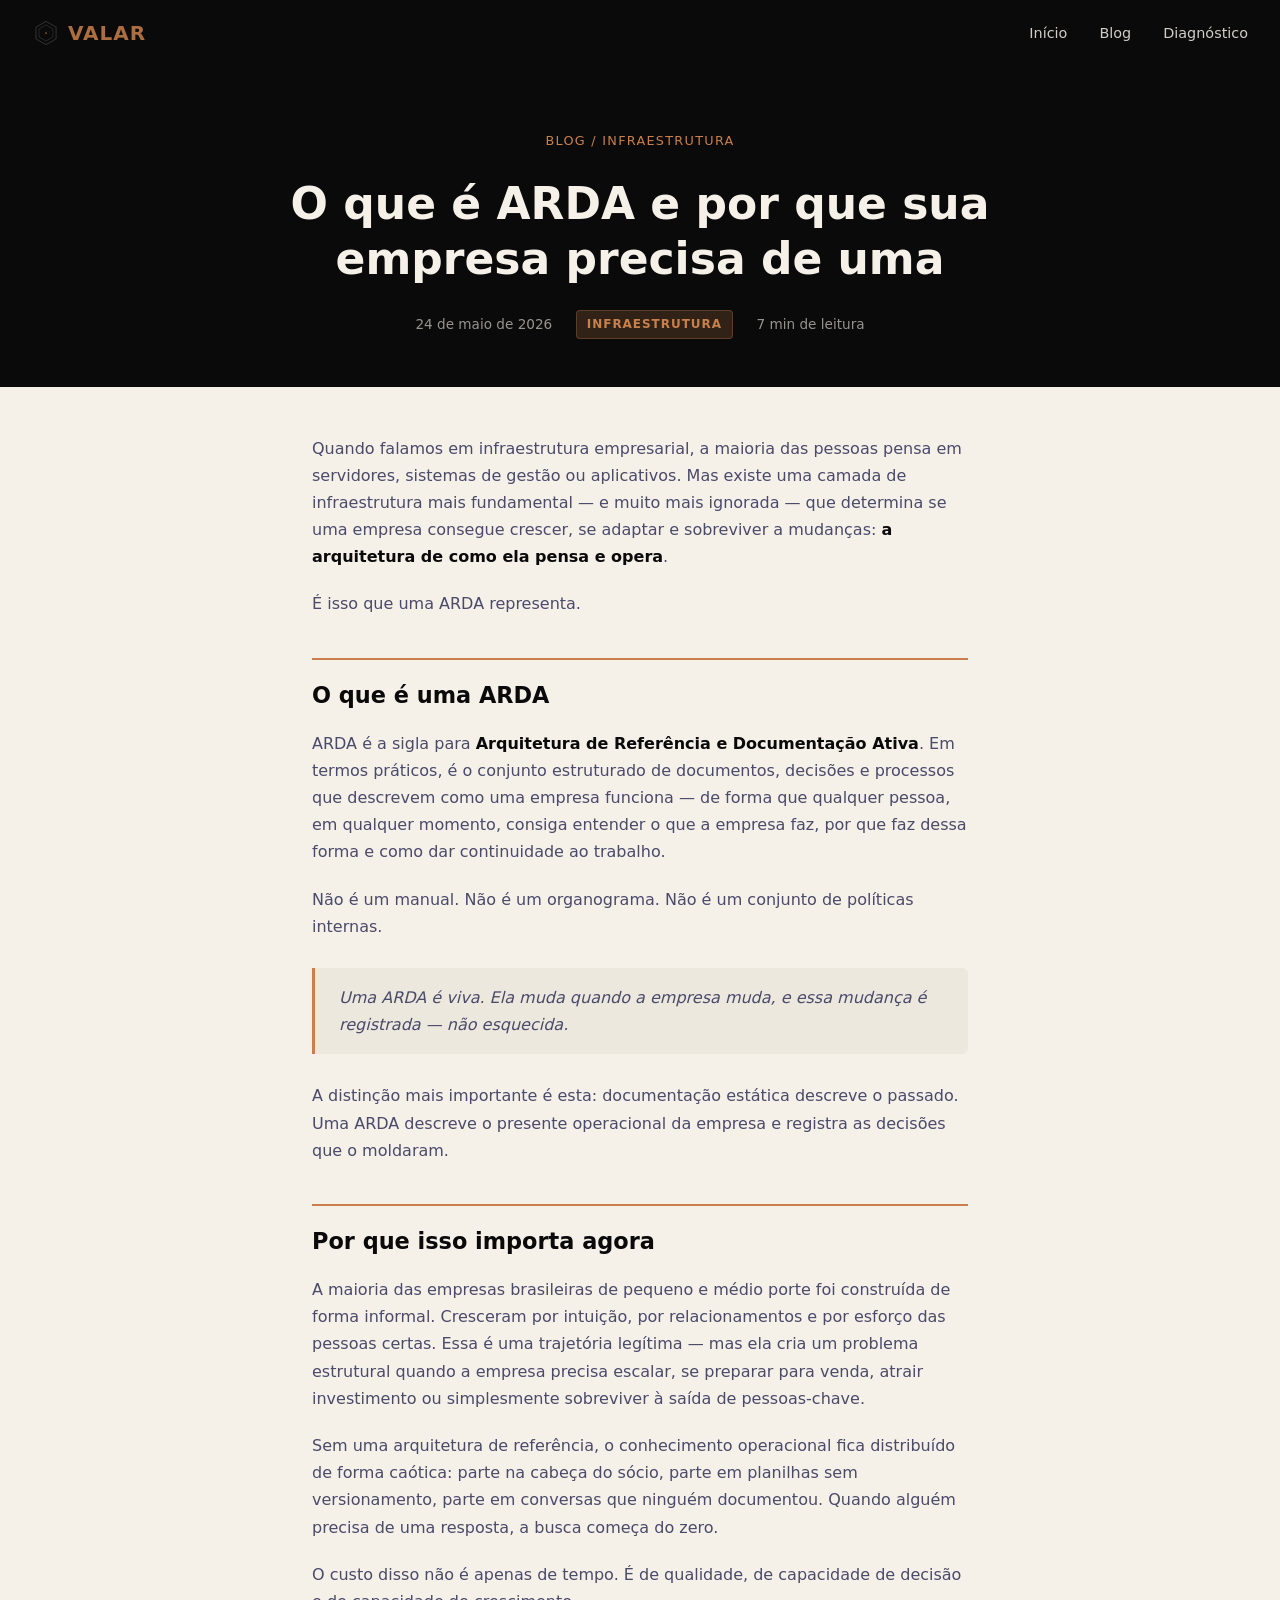
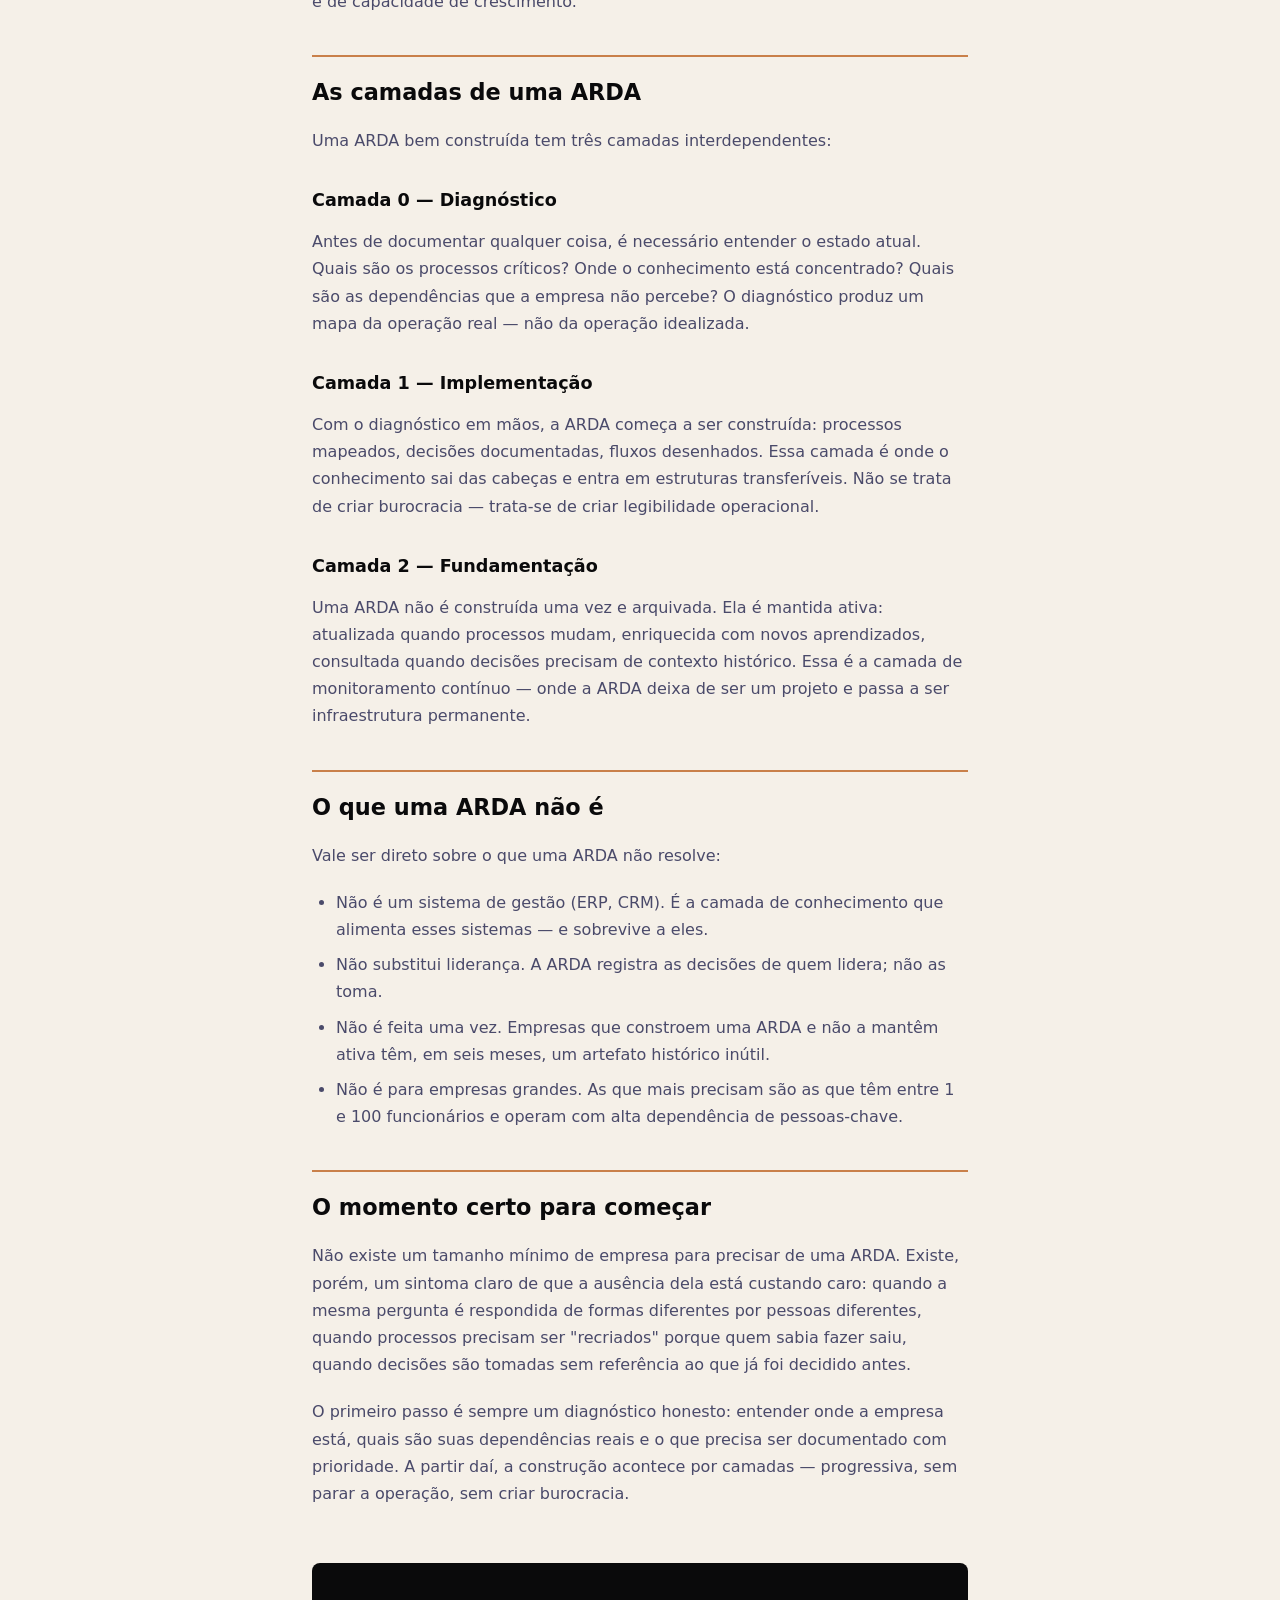
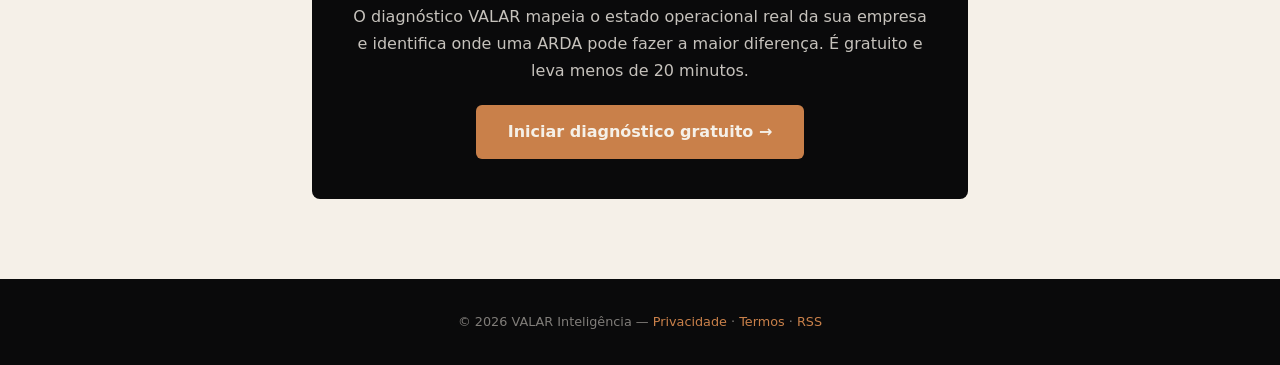
<file: blog/posts/o-que-e-arda.html>
<!DOCTYPE html>
<html lang="pt-BR">
<head>
  <meta charset="UTF-8" />
  <meta name="viewport" content="width=device-width, initial-scale=1.0" />
  <title>O que é ARDA e por que sua empresa precisa de uma — VALAR Inteligência</title>
  <meta name="description" content="ARDA não é software. É a arquitetura de referência que descreve como sua empresa pensa, decide e opera — de forma que qualquer pessoa consiga entender e dar continuidade." />
  <meta name="robots" content="index, follow" />
  <link rel="canonical" href="https://valar.tec.br/blog/posts/o-que-e-arda.html" />
  <meta property="og:type" content="article" />
  <meta property="og:title" content="O que é ARDA e por que sua empresa precisa de uma" />
  <meta property="og:description" content="ARDA não é software. É a arquitetura de referência que descreve como sua empresa pensa, decide e opera — de forma que qualquer pessoa consiga entender e dar continuidade." />
  <meta property="og:url" content="https://valar.tec.br/blog/posts/o-que-e-arda.html" />
  <meta property="og:locale" content="pt_BR" />
  <script type="application/ld+json">
  {
    "@context": "https://schema.org",
    "@type": "Article",
    "headline": "O que é ARDA e por que sua empresa precisa de uma",
    "description": "ARDA não é software. É a arquitetura de referência que descreve como sua empresa pensa, decide e opera.",
    "datePublished": "2026-05-24",
    "dateModified": "2026-05-24",
    "author": { "@type": "Organization", "name": "VALAR Inteligência", "url": "https://valar.tec.br" },
    "publisher": { "@type": "Organization", "name": "VALAR Inteligência", "url": "https://valar.tec.br" },
    "mainEntityOfPage": { "@type": "WebPage", "@id": "https://valar.tec.br/blog/posts/o-que-e-arda.html" }
  }
  </script>
  <script defer data-domain="valar.tec.br" src="https://plausible.io/js/script.js"></script>
  <style>
    :root { --color-obsidian: #0A0A0B; --color-copper: #c9804a; --color-copper-hover: #d4925f; --color-ivory: #f5f0e8; --color-ivory-soft: #ede8de; --color-text-primary: #0A0A0B; --color-text-secondary: #4a4a6a; --font-display: 'Inter Display', 'Inter', system-ui, sans-serif; --font-body: 'Inter', system-ui, sans-serif; --max-width-content: 720px; }
    *, *::before, *::after { box-sizing: border-box; margin: 0; padding: 0; }
    body { font-family: var(--font-body); background: var(--color-ivory); color: var(--color-text-primary); line-height: 1.7; -webkit-font-smoothing: antialiased; }
    nav { background: var(--color-obsidian); padding: 1rem 2rem; display: flex; align-items: center; justify-content: space-between; position: sticky; top: 0; z-index: 100; }
    nav .logo { color: var(--color-copper); font-family: var(--font-display); font-weight: 700; font-size: 1.25rem; text-decoration: none; letter-spacing: 0.05em; }
    nav ul { list-style: none; display: flex; gap: 2rem; }
    nav a { color: var(--color-ivory); text-decoration: none; font-size: 0.9rem; opacity: 0.85; transition: opacity 0.2s; }
    nav a:hover { opacity: 1; color: var(--color-copper); }
    .post-hero { background: var(--color-obsidian); color: var(--color-ivory); padding: 4rem 2rem 3rem; text-align: center; }
    .post-hero .breadcrumb { font-size: 0.8rem; color: var(--color-copper); text-transform: uppercase; letter-spacing: 0.1em; margin-bottom: 1.5rem; }
    .post-hero .breadcrumb a { color: var(--color-copper); text-decoration: none; }
    .post-hero h1 { font-family: var(--font-display); font-size: clamp(1.75rem, 4vw, 2.75rem); font-weight: 700; line-height: 1.25; max-width: var(--max-width-content); margin: 0 auto 1.5rem; }
    .post-meta { font-size: 0.85rem; color: rgba(245, 240, 232, 0.6); display: flex; align-items: center; justify-content: center; gap: 1.5rem; flex-wrap: wrap; }
    .post-meta .tag { background: rgba(201, 128, 74, 0.2); color: var(--color-copper); border: 1px solid rgba(201, 128, 74, 0.3); border-radius: 4px; padding: 0.2rem 0.6rem; font-size: 0.75rem; font-weight: 600; text-transform: uppercase; letter-spacing: 0.08em; }
    .post-container { max-width: var(--max-width-content); margin: 0 auto; padding: 3rem 2rem 5rem; }
    .post-body h2 { font-family: var(--font-display); font-size: 1.4rem; font-weight: 700; color: var(--color-obsidian); margin: 2.5rem 0 1rem; padding-top: 1rem; border-top: 2px solid var(--color-copper); }
    .post-body h3 { font-size: 1.1rem; font-weight: 600; color: var(--color-obsidian); margin: 2rem 0 0.75rem; }
    .post-body p { margin-bottom: 1.25rem; color: var(--color-text-secondary); }
    .post-body ul { margin: 0 0 1.25rem 1.5rem; color: var(--color-text-secondary); }
    .post-body li { margin-bottom: 0.5rem; }
    .post-body strong { color: var(--color-text-primary); font-weight: 600; }
    .post-body blockquote { border-left: 3px solid var(--color-copper); margin: 1.75rem 0; padding: 1rem 1.5rem; background: var(--color-ivory-soft); border-radius: 0 6px 6px 0; font-style: italic; color: var(--color-text-secondary); }
    .post-cta { margin-top: 3.5rem; padding: 2.5rem; background: var(--color-obsidian); border-radius: 8px; text-align: center; }
    .post-cta p { color: rgba(245, 240, 232, 0.8); margin-bottom: 1.25rem; }
    .post-cta a { display: inline-block; background: var(--color-copper); color: var(--color-ivory); text-decoration: none; padding: 0.85rem 2rem; border-radius: 6px; font-weight: 600; transition: background 0.2s; }
    .post-cta a:hover { background: var(--color-copper-hover); }
    footer { background: var(--color-obsidian); color: rgba(245, 240, 232, 0.5); text-align: center; padding: 2rem; font-size: 0.8rem; }
    footer a { color: var(--color-copper); text-decoration: none; }
    @media (max-width: 640px) { .post-hero { padding: 3rem 1.25rem 2rem; } .post-container { padding: 2rem 1.25rem 4rem; } }
  </style>
</head>
<body>
  <nav>
    <a href="/" class="logo" style="display:flex;align-items:center;gap:0.5rem;">
      <svg width="28" height="28" viewBox="0 0 48 48" xmlns="http://www.w3.org/2000/svg" aria-hidden="true" focusable="false"><g transform="translate(24,24)"><polygon points="0,-20 17.32,-10 17.32,10 0,20 -17.32,10 -17.32,-10" fill="none" stroke="#F5F5F3" stroke-width="0.36"/><polygon points="0,-13.75 11.9,-6.875 11.9,6.875 0,13.75 -11.9,6.875 -11.9,-6.875" fill="none" stroke="#F5F5F3" stroke-width="0.255"/><line x1="0" y1="-2.5" x2="0" y2="-20" stroke="#F5F5F3" stroke-width="0.12" opacity="0.24"/><line x1="2.17" y1="-1.25" x2="17.32" y2="-10" stroke="#F5F5F3" stroke-width="0.12" opacity="0.24"/><line x1="2.17" y1="1.25" x2="17.32" y2="10" stroke="#F5F5F3" stroke-width="0.12" opacity="0.24"/><line x1="0" y1="2.5" x2="0" y2="20" stroke="#F5F5F3" stroke-width="0.12" opacity="0.24"/><line x1="-2.17" y1="1.25" x2="-17.32" y2="10" stroke="#F5F5F3" stroke-width="0.12" opacity="0.24"/><line x1="-2.17" y1="-1.25" x2="-17.32" y2="-10" stroke="#F5F5F3" stroke-width="0.12" opacity="0.24"/><circle cx="0" cy="0" r="8" fill="none" stroke="#B87333" stroke-width="0.15" opacity="0.22"/><circle cx="0" cy="0" r="5" fill="none" stroke="#B87333" stroke-width="0.18" opacity="0.42"/><circle cx="0" cy="0" r="1.5" fill="#B87333"/></g></svg>
      VALAR
    </a>
    <ul>
      <li><a href="/">Início</a></li>
      <li><a href="/blog/">Blog</a></li>
      <li><a href="/snapshot.html">Diagnóstico</a></li>
    </ul>
  </nav>

  <header class="post-hero">
    <p class="breadcrumb"><a href="/blog/">Blog</a> / Infraestrutura</p>
    <h1>O que é ARDA e por que sua empresa precisa de uma</h1>
    <div class="post-meta">
      <span>24 de maio de 2026</span>
      <span class="tag">Infraestrutura</span>
      <span>7 min de leitura</span>
    </div>
  </header>

  <main class="post-container">
    <article class="post-body">

      <p>Quando falamos em infraestrutura empresarial, a maioria das pessoas pensa em servidores, sistemas de gestão ou aplicativos. Mas existe uma camada de infraestrutura mais fundamental — e muito mais ignorada — que determina se uma empresa consegue crescer, se adaptar e sobreviver a mudanças: <strong>a arquitetura de como ela pensa e opera</strong>.</p>

      <p>É isso que uma ARDA representa.</p>

      <h2>O que é uma ARDA</h2>

      <p>ARDA é a sigla para <strong>Arquitetura de Referência e Documentação Ativa</strong>. Em termos práticos, é o conjunto estruturado de documentos, decisões e processos que descrevem como uma empresa funciona — de forma que qualquer pessoa, em qualquer momento, consiga entender o que a empresa faz, por que faz dessa forma e como dar continuidade ao trabalho.</p>

      <p>Não é um manual. Não é um organograma. Não é um conjunto de políticas internas.</p>

      <blockquote>
        Uma ARDA é viva. Ela muda quando a empresa muda, e essa mudança é registrada — não esquecida.
      </blockquote>

      <p>A distinção mais importante é esta: documentação estática descreve o passado. Uma ARDA descreve o presente operacional da empresa e registra as decisões que o moldaram.</p>

      <h2>Por que isso importa agora</h2>

      <p>A maioria das empresas brasileiras de pequeno e médio porte foi construída de forma informal. Cresceram por intuição, por relacionamentos e por esforço das pessoas certas. Essa é uma trajetória legítima — mas ela cria um problema estrutural quando a empresa precisa escalar, se preparar para venda, atrair investimento ou simplesmente sobreviver à saída de pessoas-chave.</p>

      <p>Sem uma arquitetura de referência, o conhecimento operacional fica distribuído de forma caótica: parte na cabeça do sócio, parte em planilhas sem versionamento, parte em conversas que ninguém documentou. Quando alguém precisa de uma resposta, a busca começa do zero.</p>

      <p>O custo disso não é apenas de tempo. É de qualidade, de capacidade de decisão e de capacidade de crescimento.</p>

      <h2>As camadas de uma ARDA</h2>

      <p>Uma ARDA bem construída tem três camadas interdependentes:</p>

      <h3>Camada 0 — Diagnóstico</h3>
      <p>Antes de documentar qualquer coisa, é necessário entender o estado atual. Quais são os processos críticos? Onde o conhecimento está concentrado? Quais são as dependências que a empresa não percebe? O diagnóstico produz um mapa da operação real — não da operação idealizada.</p>

      <h3>Camada 1 — Implementação</h3>
      <p>Com o diagnóstico em mãos, a ARDA começa a ser construída: processos mapeados, decisões documentadas, fluxos desenhados. Essa camada é onde o conhecimento sai das cabeças e entra em estruturas transferíveis. Não se trata de criar burocracia — trata-se de criar legibilidade operacional.</p>

      <h3>Camada 2 — Fundamentação</h3>
      <p>Uma ARDA não é construída uma vez e arquivada. Ela é mantida ativa: atualizada quando processos mudam, enriquecida com novos aprendizados, consultada quando decisões precisam de contexto histórico. Essa é a camada de monitoramento contínuo — onde a ARDA deixa de ser um projeto e passa a ser infraestrutura permanente.</p>

      <h2>O que uma ARDA não é</h2>

      <p>Vale ser direto sobre o que uma ARDA não resolve:</p>

      <ul>
        <li>Não é um sistema de gestão (ERP, CRM). É a camada de conhecimento que alimenta esses sistemas — e sobrevive a eles.</li>
        <li>Não substitui liderança. A ARDA registra as decisões de quem lidera; não as toma.</li>
        <li>Não é feita uma vez. Empresas que constroem uma ARDA e não a mantêm ativa têm, em seis meses, um artefato histórico inútil.</li>
        <li>Não é para empresas grandes. As que mais precisam são as que têm entre 1 e 100 funcionários e operam com alta dependência de pessoas-chave.</li>
      </ul>

      <h2>O momento certo para começar</h2>

      <p>Não existe um tamanho mínimo de empresa para precisar de uma ARDA. Existe, porém, um sintoma claro de que a ausência dela está custando caro: quando a mesma pergunta é respondida de formas diferentes por pessoas diferentes, quando processos precisam ser "recriados" porque quem sabia fazer saiu, quando decisões são tomadas sem referência ao que já foi decidido antes.</p>

      <p>O primeiro passo é sempre um diagnóstico honesto: entender onde a empresa está, quais são suas dependências reais e o que precisa ser documentado com prioridade. A partir daí, a construção acontece por camadas — progressiva, sem parar a operação, sem criar burocracia.</p>

    </article>

    <aside class="post-cta">
      <p>O diagnóstico VALAR mapeia o estado operacional real da sua empresa e identifica onde uma ARDA pode fazer a maior diferença. É gratuito e leva menos de 20 minutos.</p>
      <a href="/snapshot.html">Iniciar diagnóstico gratuito →</a>
    </aside>
  </main>

  <footer>
    <p>© 2026 VALAR Inteligência — <a href="/privacidade.html">Privacidade</a> · <a href="/termos.html">Termos</a> · <a href="/blog/feed.xml">RSS</a></p>
  </footer>
</body>
</html>
</file>
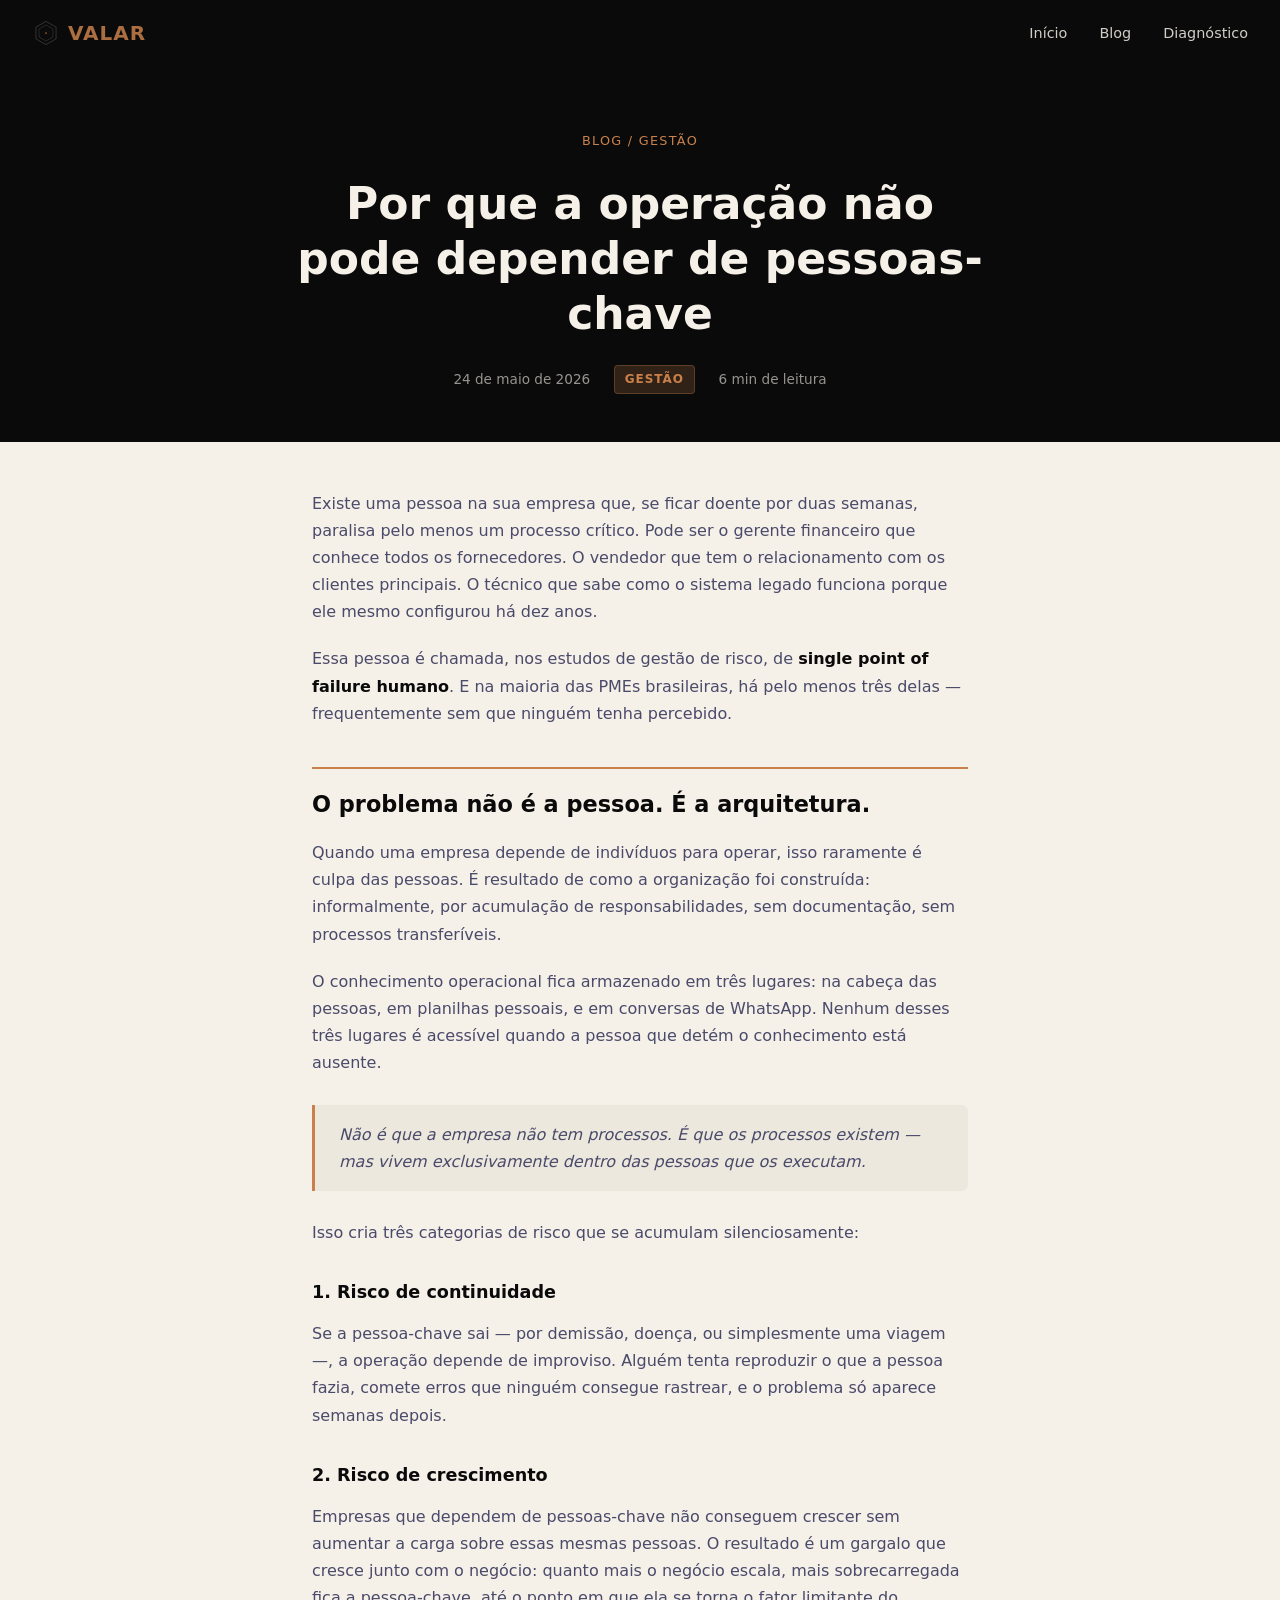
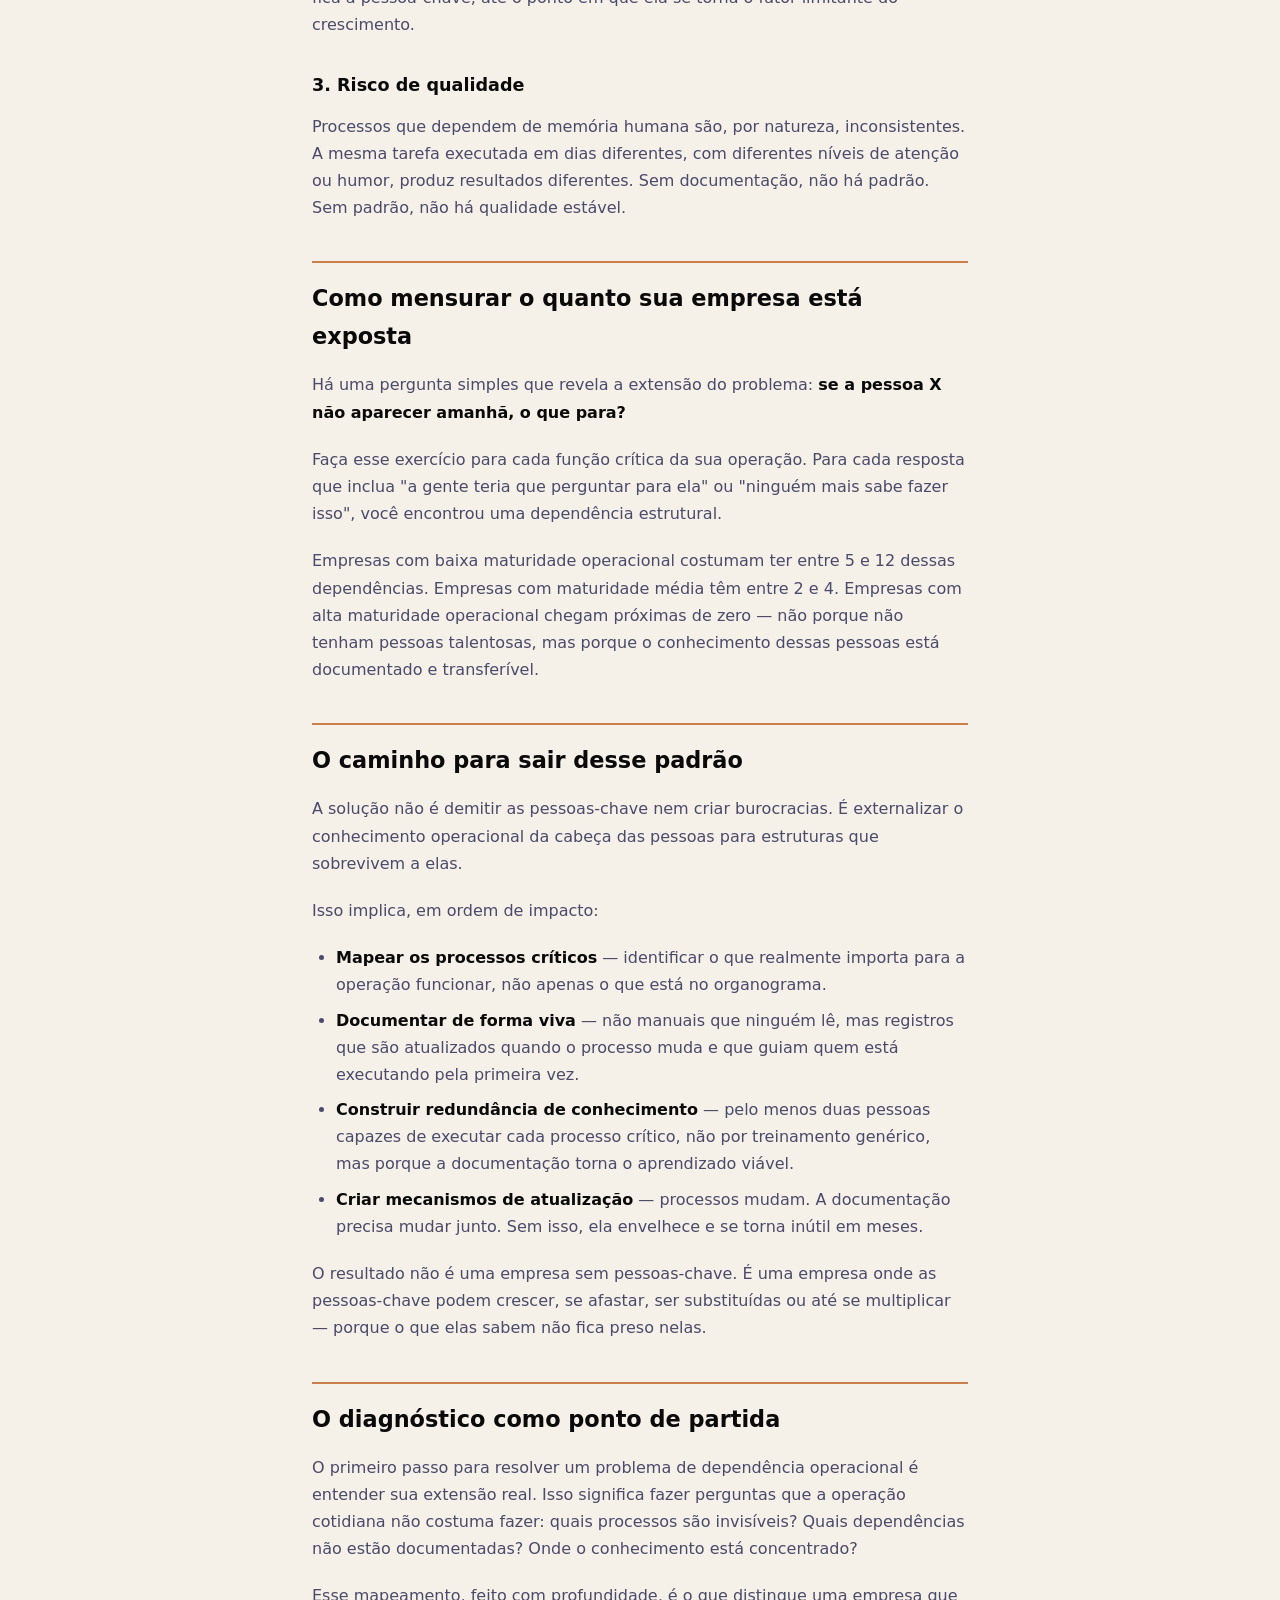
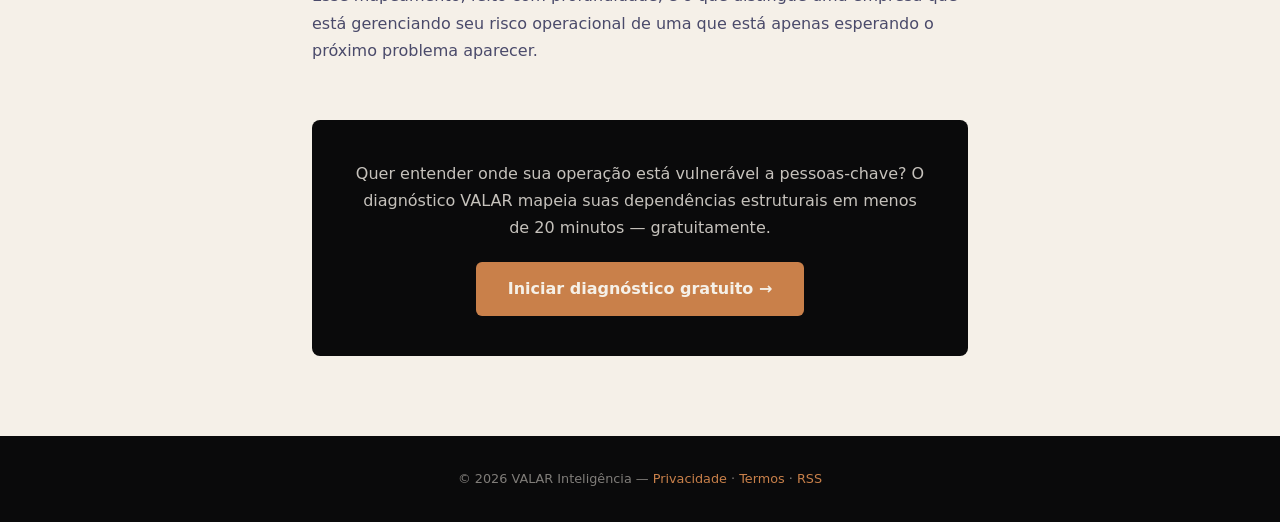
<file: blog/posts/operacao-sem-pessoas-chave.html>
<!DOCTYPE html>
<html lang="pt-BR">
<head>
  <meta charset="UTF-8" />
  <meta name="viewport" content="width=device-width, initial-scale=1.0" />
  <title>Por que a operação não pode depender de pessoas-chave — VALAR Inteligência</title>
  <meta name="description" content="Toda empresa tem alguém insubstituível. Quando essa pessoa sai, adoece ou fica sobrecarregada, a operação trava. Entenda por que esse padrão é um risco estrutural — e como sair dele." />
  <meta name="robots" content="index, follow" />
  <link rel="canonical" href="https://valar.tec.br/blog/posts/operacao-sem-pessoas-chave.html" />
  <meta property="og:type" content="article" />
  <meta property="og:title" content="Por que a operação não pode depender de pessoas-chave" />
  <meta property="og:description" content="Toda empresa tem alguém insubstituível. Quando essa pessoa sai, adoece ou fica sobrecarregada, a operação trava. Entenda por que esse padrão é um risco estrutural — e como sair dele." />
  <meta property="og:url" content="https://valar.tec.br/blog/posts/operacao-sem-pessoas-chave.html" />
  <meta property="og:locale" content="pt_BR" />
  <script type="application/ld+json">
  {
    "@context": "https://schema.org",
    "@type": "Article",
    "headline": "Por que a operação não pode depender de pessoas-chave",
    "description": "Toda empresa tem alguém insubstituível. Quando essa pessoa sai, adoece ou fica sobrecarregada, a operação trava. Entenda por que esse padrão é um risco estrutural — e como sair dele.",
    "datePublished": "2026-05-24",
    "dateModified": "2026-05-24",
    "author": { "@type": "Organization", "name": "VALAR Inteligência", "url": "https://valar.tec.br" },
    "publisher": { "@type": "Organization", "name": "VALAR Inteligência", "url": "https://valar.tec.br" },
    "mainEntityOfPage": { "@type": "WebPage", "@id": "https://valar.tec.br/blog/posts/operacao-sem-pessoas-chave.html" }
  }
  </script>
  <script defer data-domain="valar.tec.br" src="https://plausible.io/js/script.js"></script>
  <style>
    :root {
      --color-obsidian: #0A0A0B;
      --color-copper: #c9804a;
      --color-copper-hover: #d4925f;
      --color-ivory: #f5f0e8;
      --color-ivory-soft: #ede8de;
      --color-text-primary: #0A0A0B;
      --color-text-secondary: #4a4a6a;
      --color-text-muted: #7a7a9a;
      --font-display: 'Inter Display', 'Inter', system-ui, sans-serif;
      --font-body: 'Inter', system-ui, sans-serif;
      --max-width-content: 720px;
    }
    *, *::before, *::after { box-sizing: border-box; margin: 0; padding: 0; }
    body { font-family: var(--font-body); background: var(--color-ivory); color: var(--color-text-primary); line-height: 1.7; -webkit-font-smoothing: antialiased; }
    nav { background: var(--color-obsidian); padding: 1rem 2rem; display: flex; align-items: center; justify-content: space-between; position: sticky; top: 0; z-index: 100; }
    nav .logo { color: var(--color-copper); font-family: var(--font-display); font-weight: 700; font-size: 1.25rem; text-decoration: none; letter-spacing: 0.05em; }
    nav ul { list-style: none; display: flex; gap: 2rem; }
    nav a { color: var(--color-ivory); text-decoration: none; font-size: 0.9rem; opacity: 0.85; transition: opacity 0.2s; }
    nav a:hover { opacity: 1; color: var(--color-copper); }
    .post-hero { background: var(--color-obsidian); color: var(--color-ivory); padding: 4rem 2rem 3rem; text-align: center; }
    .post-hero .breadcrumb { font-size: 0.8rem; color: var(--color-copper); text-transform: uppercase; letter-spacing: 0.1em; margin-bottom: 1.5rem; }
    .post-hero .breadcrumb a { color: var(--color-copper); text-decoration: none; }
    .post-hero h1 { font-family: var(--font-display); font-size: clamp(1.75rem, 4vw, 2.75rem); font-weight: 700; line-height: 1.25; max-width: var(--max-width-content); margin: 0 auto 1.5rem; }
    .post-meta { font-size: 0.85rem; color: rgba(245, 240, 232, 0.6); display: flex; align-items: center; justify-content: center; gap: 1.5rem; flex-wrap: wrap; }
    .post-meta .tag { background: rgba(201, 128, 74, 0.2); color: var(--color-copper); border: 1px solid rgba(201, 128, 74, 0.3); border-radius: 4px; padding: 0.2rem 0.6rem; font-size: 0.75rem; font-weight: 600; text-transform: uppercase; letter-spacing: 0.08em; }
    .post-container { max-width: var(--max-width-content); margin: 0 auto; padding: 3rem 2rem 5rem; }
    .post-body h2 { font-family: var(--font-display); font-size: 1.4rem; font-weight: 700; color: var(--color-obsidian); margin: 2.5rem 0 1rem; padding-top: 1rem; border-top: 2px solid var(--color-copper); }
    .post-body h3 { font-size: 1.1rem; font-weight: 600; color: var(--color-obsidian); margin: 2rem 0 0.75rem; }
    .post-body p { margin-bottom: 1.25rem; color: var(--color-text-secondary); }
    .post-body ul { margin: 0 0 1.25rem 1.5rem; color: var(--color-text-secondary); }
    .post-body li { margin-bottom: 0.5rem; }
    .post-body strong { color: var(--color-text-primary); font-weight: 600; }
    .post-body blockquote { border-left: 3px solid var(--color-copper); margin: 1.75rem 0; padding: 1rem 1.5rem; background: var(--color-ivory-soft); border-radius: 0 6px 6px 0; font-style: italic; color: var(--color-text-secondary); }
    .post-cta { margin-top: 3.5rem; padding: 2.5rem; background: var(--color-obsidian); border-radius: 8px; text-align: center; }
    .post-cta p { color: rgba(245, 240, 232, 0.8); margin-bottom: 1.25rem; }
    .post-cta a { display: inline-block; background: var(--color-copper); color: var(--color-ivory); text-decoration: none; padding: 0.85rem 2rem; border-radius: 6px; font-weight: 600; transition: background 0.2s; }
    .post-cta a:hover { background: var(--color-copper-hover); }
    footer { background: var(--color-obsidian); color: rgba(245, 240, 232, 0.5); text-align: center; padding: 2rem; font-size: 0.8rem; }
    footer a { color: var(--color-copper); text-decoration: none; }
    @media (max-width: 640px) { .post-hero { padding: 3rem 1.25rem 2rem; } .post-container { padding: 2rem 1.25rem 4rem; } }
  </style>
</head>
<body>

  <nav>
    <a href="/" class="logo" style="display:flex;align-items:center;gap:0.5rem;">
      <svg width="28" height="28" viewBox="0 0 48 48" xmlns="http://www.w3.org/2000/svg" aria-hidden="true" focusable="false"><g transform="translate(24,24)"><polygon points="0,-20 17.32,-10 17.32,10 0,20 -17.32,10 -17.32,-10" fill="none" stroke="#F5F5F3" stroke-width="0.36"/><polygon points="0,-13.75 11.9,-6.875 11.9,6.875 0,13.75 -11.9,6.875 -11.9,-6.875" fill="none" stroke="#F5F5F3" stroke-width="0.255"/><line x1="0" y1="-2.5" x2="0" y2="-20" stroke="#F5F5F3" stroke-width="0.12" opacity="0.24"/><line x1="2.17" y1="-1.25" x2="17.32" y2="-10" stroke="#F5F5F3" stroke-width="0.12" opacity="0.24"/><line x1="2.17" y1="1.25" x2="17.32" y2="10" stroke="#F5F5F3" stroke-width="0.12" opacity="0.24"/><line x1="0" y1="2.5" x2="0" y2="20" stroke="#F5F5F3" stroke-width="0.12" opacity="0.24"/><line x1="-2.17" y1="1.25" x2="-17.32" y2="10" stroke="#F5F5F3" stroke-width="0.12" opacity="0.24"/><line x1="-2.17" y1="-1.25" x2="-17.32" y2="-10" stroke="#F5F5F3" stroke-width="0.12" opacity="0.24"/><circle cx="0" cy="0" r="8" fill="none" stroke="#B87333" stroke-width="0.15" opacity="0.22"/><circle cx="0" cy="0" r="5" fill="none" stroke="#B87333" stroke-width="0.18" opacity="0.42"/><circle cx="0" cy="0" r="1.5" fill="#B87333"/></g></svg>
      VALAR
    </a>
    <ul>
      <li><a href="/">Início</a></li>
      <li><a href="/blog/">Blog</a></li>
      <li><a href="/snapshot.html">Diagnóstico</a></li>
    </ul>
  </nav>

  <header class="post-hero">
    <p class="breadcrumb"><a href="/blog/">Blog</a> / Gestão</p>
    <h1>Por que a operação não pode depender de pessoas-chave</h1>
    <div class="post-meta">
      <span>24 de maio de 2026</span>
      <span class="tag">Gestão</span>
      <span>6 min de leitura</span>
    </div>
  </header>

  <main class="post-container">
    <article class="post-body">

      <p>Existe uma pessoa na sua empresa que, se ficar doente por duas semanas, paralisa pelo menos um processo crítico. Pode ser o gerente financeiro que conhece todos os fornecedores. O vendedor que tem o relacionamento com os clientes principais. O técnico que sabe como o sistema legado funciona porque ele mesmo configurou há dez anos.</p>

      <p>Essa pessoa é chamada, nos estudos de gestão de risco, de <strong>single point of failure humano</strong>. E na maioria das PMEs brasileiras, há pelo menos três delas — frequentemente sem que ninguém tenha percebido.</p>

      <h2>O problema não é a pessoa. É a arquitetura.</h2>

      <p>Quando uma empresa depende de indivíduos para operar, isso raramente é culpa das pessoas. É resultado de como a organização foi construída: informalmente, por acumulação de responsabilidades, sem documentação, sem processos transferíveis.</p>

      <p>O conhecimento operacional fica armazenado em três lugares: na cabeça das pessoas, em planilhas pessoais, e em conversas de WhatsApp. Nenhum desses três lugares é acessível quando a pessoa que detém o conhecimento está ausente.</p>

      <blockquote>
        Não é que a empresa não tem processos. É que os processos existem — mas vivem exclusivamente dentro das pessoas que os executam.
      </blockquote>

      <p>Isso cria três categorias de risco que se acumulam silenciosamente:</p>

      <h3>1. Risco de continuidade</h3>
      <p>Se a pessoa-chave sai — por demissão, doença, ou simplesmente uma viagem —, a operação depende de improviso. Alguém tenta reproduzir o que a pessoa fazia, comete erros que ninguém consegue rastrear, e o problema só aparece semanas depois.</p>

      <h3>2. Risco de crescimento</h3>
      <p>Empresas que dependem de pessoas-chave não conseguem crescer sem aumentar a carga sobre essas mesmas pessoas. O resultado é um gargalo que cresce junto com o negócio: quanto mais o negócio escala, mais sobrecarregada fica a pessoa-chave, até o ponto em que ela se torna o fator limitante do crescimento.</p>

      <h3>3. Risco de qualidade</h3>
      <p>Processos que dependem de memória humana são, por natureza, inconsistentes. A mesma tarefa executada em dias diferentes, com diferentes níveis de atenção ou humor, produz resultados diferentes. Sem documentação, não há padrão. Sem padrão, não há qualidade estável.</p>

      <h2>Como mensurar o quanto sua empresa está exposta</h2>

      <p>Há uma pergunta simples que revela a extensão do problema: <strong>se a pessoa X não aparecer amanhã, o que para?</strong></p>

      <p>Faça esse exercício para cada função crítica da sua operação. Para cada resposta que inclua "a gente teria que perguntar para ela" ou "ninguém mais sabe fazer isso", você encontrou uma dependência estrutural.</p>

      <p>Empresas com baixa maturidade operacional costumam ter entre 5 e 12 dessas dependências. Empresas com maturidade média têm entre 2 e 4. Empresas com alta maturidade operacional chegam próximas de zero — não porque não tenham pessoas talentosas, mas porque o conhecimento dessas pessoas está documentado e transferível.</p>

      <h2>O caminho para sair desse padrão</h2>

      <p>A solução não é demitir as pessoas-chave nem criar burocracias. É externalizar o conhecimento operacional da cabeça das pessoas para estruturas que sobrevivem a elas.</p>

      <p>Isso implica, em ordem de impacto:</p>

      <ul>
        <li><strong>Mapear os processos críticos</strong> — identificar o que realmente importa para a operação funcionar, não apenas o que está no organograma.</li>
        <li><strong>Documentar de forma viva</strong> — não manuais que ninguém lê, mas registros que são atualizados quando o processo muda e que guiam quem está executando pela primeira vez.</li>
        <li><strong>Construir redundância de conhecimento</strong> — pelo menos duas pessoas capazes de executar cada processo crítico, não por treinamento genérico, mas porque a documentação torna o aprendizado viável.</li>
        <li><strong>Criar mecanismos de atualização</strong> — processos mudam. A documentação precisa mudar junto. Sem isso, ela envelhece e se torna inútil em meses.</li>
      </ul>

      <p>O resultado não é uma empresa sem pessoas-chave. É uma empresa onde as pessoas-chave podem crescer, se afastar, ser substituídas ou até se multiplicar — porque o que elas sabem não fica preso nelas.</p>

      <h2>O diagnóstico como ponto de partida</h2>

      <p>O primeiro passo para resolver um problema de dependência operacional é entender sua extensão real. Isso significa fazer perguntas que a operação cotidiana não costuma fazer: quais processos são invisíveis? Quais dependências não estão documentadas? Onde o conhecimento está concentrado?</p>

      <p>Esse mapeamento, feito com profundidade, é o que distingue uma empresa que está gerenciando seu risco operacional de uma que está apenas esperando o próximo problema aparecer.</p>

    </article>

    <aside class="post-cta">
      <p>Quer entender onde sua operação está vulnerável a pessoas-chave? O diagnóstico VALAR mapeia suas dependências estruturais em menos de 20 minutos — gratuitamente.</p>
      <a href="/snapshot.html">Iniciar diagnóstico gratuito →</a>
    </aside>
  </main>

  <footer>
    <p>© 2026 VALAR Inteligência — <a href="/privacidade.html">Privacidade</a> · <a href="/termos.html">Termos</a> · <a href="/blog/feed.xml">RSS</a></p>
  </footer>

</body>
</html>
</file>
<file: styles.css>
/* ============================================================
   VALAR Inteligência "” Stylesheet compartilhado
   Fonte de verdade para todas as pÃ¡ginas do site.
   v1.1 Â· Maio 2026 — tipografia display alinhada Ã  brand v1.1.1 (Inter Display)
   ============================================================ */

/* --- FONTES SELF-HOSTED (Latin subset Â· 400/500) --- */
@font-face {
  font-family: 'Inter';
  font-style: normal;
  font-weight: 400;
  font-display: swap;
  src: url('fonts/inter-400-latin.woff2') format('woff2');
  unicode-range: U+0000-00FF, U+0131, U+0152-0153, U+02BB-02BC, U+02C6,
                 U+02DA, U+02DC, U+0304, U+0308, U+0329, U+2000-206F,
                 U+20AC, U+2122, U+2191, U+2193, U+2212, U+2215, U+FEFF, U+FFFD;
}
@font-face {
  font-family: 'Inter';
  font-style: normal;
  font-weight: 500;
  font-display: swap;
  src: url('fonts/inter-500-latin.woff2') format('woff2');
  unicode-range: U+0000-00FF, U+0131, U+0152-0153, U+02BB-02BC, U+02C6,
                 U+02DA, U+02DC, U+0304, U+0308, U+0329, U+2000-206F,
                 U+20AC, U+2122, U+2191, U+2193, U+2212, U+2215, U+FEFF, U+FFFD;
}
@font-face {
  font-family: 'Inter Display';
  font-style: normal;
  font-weight: 500;
  font-display: swap;
  src: url('fonts/inter-display-500-latin.woff2') format('woff2');
  unicode-range: U+0000-00FF, U+0131, U+0152-0153, U+02BB-02BC, U+02C6,
                 U+02DA, U+02DC, U+0304, U+0308, U+0329, U+2000-206F,
                 U+20AC, U+2122, U+2191, U+2193, U+2212, U+2215, U+FEFF, U+FFFD;
}
@font-face {
  font-family: 'JetBrains Mono';
  font-style: normal;
  font-weight: 400;
  font-display: swap;
  src: url('fonts/jetbrains-mono-400-latin.woff2') format('woff2');
  unicode-range: U+0000-00FF, U+0131, U+0152-0153, U+02BB-02BC, U+02C6,
                 U+02DA, U+02DC, U+0304, U+0308, U+0329, U+2000-206F,
                 U+20AC, U+2122, U+2191, U+2193, U+2212, U+2215, U+FEFF, U+FFFD;
}
@font-face {
  font-family: 'JetBrains Mono';
  font-style: normal;
  font-weight: 500;
  font-display: swap;
  src: url('fonts/jetbrains-mono-500-latin.woff2') format('woff2');
  unicode-range: U+0000-00FF, U+0131, U+0152-0153, U+02BB-02BC, U+02C6,
                 U+02DA, U+02DC, U+0304, U+0308, U+0329, U+2000-206F,
                 U+20AC, U+2122, U+2191, U+2193, U+2212, U+2215, U+FEFF, U+FFFD;
}

/* --- DESIGN TOKENS + COLOR SCHEME --- */
:root {
  color-scheme: dark;
  --obsidiana:        #0A0A0B;
  --obsidiana-elev:   #0E0E10;
  --noite-profunda:   #112844;
  --cobre:            #B87333;
  --cobre-luz:        #D49058;
  --marfim:           #F5F5F3;
  --cinza-medio:      #B4B2A9;
  --cinza-escuro:     #888780;
  --borda:            #2C2C2A;
  --borda-suave:      rgba(245, 245, 243, 0.06);
  --superficie:       #111214;
  --superficie-elev:  #16171A;
  --verde-ok:         #5DCAA5;

  /* Tipografia · brand v1.1.1 */
  --font-display: 'Inter Display', 'Inter', system-ui, sans-serif;
  --font-sans:    'Inter', system-ui, -apple-system, BlinkMacSystemFont, sans-serif;
  --font-mono:    'JetBrains Mono', ui-monospace, 'SF Mono', Menlo, monospace;

  /* Profundidade — Linear principle */
  --shadow-card:        0 1px 0 rgba(245, 245, 243, 0.025) inset, 0 24px 48px -28px rgba(0, 0, 0, 0.7);
  --shadow-card-hover:  0 1px 0 rgba(184, 115, 51, 0.22) inset, 0 36px 72px -28px rgba(0, 0, 0, 0.85);
  --shadow-button:      0 1px 0 rgba(255, 240, 220, 0.22) inset, 0 8px 24px -8px rgba(184, 115, 51, 0.35);
  --shadow-button-hov:  0 1px 0 rgba(255, 240, 220, 0.42) inset, 0 16px 36px -10px rgba(184, 115, 51, 0.55);
  --shadow-panel:       0 1px 0 rgba(245, 245, 243, 0.04) inset, 0 48px 96px -32px rgba(0, 0, 0, 0.8);

  /* Easing — Palantir gravity */
  --ease-out-expo:  cubic-bezier(0.16, 1, 0.3, 1);
  --ease-out-soft:  cubic-bezier(0.22, 0.61, 0.36, 1);
  --ease-in-out:    cubic-bezier(0.65, 0, 0.35, 1);
}

/* --- RESET --- */
*, *::before, *::after {
  box-sizing: border-box;
  margin: 0;
  padding: 0;
  -webkit-tap-highlight-color: transparent;
}
html { scroll-behavior: smooth; font-size: 16px; }
body {
  background-color: var(--obsidiana);
  color: var(--marfim);
  font-family: var(--font-sans);
  font-weight: 400;
  line-height: 1.65;
  letter-spacing: -0.005em;
  -webkit-font-smoothing: antialiased;
  -moz-osx-font-smoothing: grayscale;
  text-rendering: optimizeLegibility;
  /* Luz ambiente sutil — gradiente de profundidade global */
  background-image:
    radial-gradient(ellipse 80% 50% at 50% -20%, rgba(184, 115, 51, 0.06), transparent 60%),
    radial-gradient(ellipse 60% 40% at 90% 110%, rgba(17, 40, 68, 0.32), transparent 60%);
  background-attachment: fixed;
}
a { color: inherit; text-decoration: none; }
ul { list-style: none; }
img, svg { display: block; }

/* --- SKIP LINK (acessibilidade) --- */
.skip-link {
  position: absolute;
  z-index: 200;
  left: 24px;
  top: 16px;
  padding: 10px 20px;
  background-color: var(--cobre);
  color: var(--obsidiana);
  font-family: var(--font-mono);
  font-size: 11px;
  font-weight: 500;
  text-transform: uppercase;
  letter-spacing: 0.08em;
  text-decoration: none;
  clip: rect(0 0 0 0);
  clip-path: inset(50%);
  width: 1px;
  height: 1px;
  overflow: hidden;
  white-space: nowrap;
}
.skip-link:focus-visible {
  clip: auto;
  clip-path: none;
  width: auto;
  height: auto;
  overflow: visible;
  white-space: normal;
}

/* --- FOCO E ACESSIBILIDADE --- */
:focus-visible {
  outline: 2px solid var(--cobre);
  outline-offset: 3px;
}
.sr-only {
  position: absolute; width: 1px; height: 1px;
  padding: 0; margin: -1px; overflow: hidden;
  clip: rect(0,0,0,0); white-space: nowrap; border: 0;
}

/* --- FADE-IN DE SEÇÕES (com stagger choreography) --- */
section {
  opacity: 0;
  transform: translateY(28px);
  transition: opacity 700ms var(--ease-out-expo), transform 700ms var(--ease-out-expo);
}
section.is-visible {
  opacity: 1;
  transform: translateY(0);
}
/* Stagger: filhos diretos de .stagger revelam em cascata após a seção entrar */
.stagger > * {
  opacity: 0;
  transform: translateY(18px);
  transition: opacity 700ms var(--ease-out-expo), transform 700ms var(--ease-out-expo);
}
.is-visible .stagger > * {
  opacity: 1;
  transform: translateY(0);
}
.is-visible .stagger > *:nth-child(1) { transition-delay: 80ms;  }
.is-visible .stagger > *:nth-child(2) { transition-delay: 180ms; }
.is-visible .stagger > *:nth-child(3) { transition-delay: 280ms; }
.is-visible .stagger > *:nth-child(4) { transition-delay: 380ms; }
.is-visible .stagger > *:nth-child(5) { transition-delay: 480ms; }
.is-visible .stagger > *:nth-child(6) { transition-delay: 580ms; }

/* Hero: revela em cascata interna no load (sem esperar observer) */
.hero-stagger > * {
  opacity: 0;
  transform: translateY(14px);
  animation: heroIn 800ms var(--ease-out-expo) both;
}
.hero-stagger > *:nth-child(1) { animation-delay: 120ms; }
.hero-stagger > *:nth-child(2) { animation-delay: 240ms; }
.hero-stagger > *:nth-child(3) { animation-delay: 360ms; }
.hero-stagger > *:nth-child(4) { animation-delay: 480ms; }
.hero-stagger > *:nth-child(5) { animation-delay: 640ms; }
@keyframes heroIn {
  from { opacity: 0; transform: translateY(14px); }
  to   { opacity: 1; transform: translateY(0); }
}

@media (prefers-reduced-motion: reduce) {
  section, .stagger > *, .hero-stagger > * {
    opacity: 1 !important;
    transform: none !important;
    transition: none !important;
    animation: none !important;
  }
}

/* --- LAYOUT --- */
.container {
  width: 100%;
  max-width: 1120px;
  margin: 0 auto;
  padding: 0 24px;
}

/* --- NAV --- */
.nav {
  position: sticky;
  top: 0;
  z-index: 100;
  background-color: rgba(10, 10, 11, 0.78);
  backdrop-filter: blur(16px) saturate(140%);
  -webkit-backdrop-filter: blur(16px) saturate(140%);
  border-bottom: 1px solid var(--borda-suave);
  transition: background-color 220ms var(--ease-out-soft), border-color 220ms var(--ease-out-soft);
}
.nav.is-scrolled {
  background-color: rgba(10, 10, 11, 0.92);
  border-bottom-color: var(--borda);
}
.nav__inner {
  display: flex;
  align-items: center;
  justify-content: space-between;
  height: 64px;
  gap: 32px;
}
.nav__brand {
  display: flex;
  align-items: center;
  flex-shrink: 0;
}
.nav__brand svg {
  height: 36px;
  width: auto;
}
.nav__links {
  display: flex;
  align-items: center;
  gap: 32px;
}
.nav__cta {
  position: relative;
  display: inline-flex;
  align-items: center;
  gap: 6px;
  font-family: var(--font-mono);
  font-size: 10px;
  font-weight: 500;
  text-transform: uppercase;
  letter-spacing: 0.12em;
  color: var(--cobre);
  border: 1px solid rgba(184, 115, 51, 0.55);
  padding: 8px 16px;
  background-color: rgba(184, 115, 51, 0.04);
  transition:
    background-color 280ms var(--ease-out-soft),
    color 280ms var(--ease-out-soft),
    border-color 280ms var(--ease-out-soft);
  white-space: nowrap;
}
.nav__cta:hover {
  background-color: var(--cobre);
  color: var(--obsidiana);
  border-color: var(--cobre);
}
.nav__links a {
  position: relative;
  font-family: var(--font-mono);
  font-size: 10px;
  font-weight: 500;
  text-transform: uppercase;
  letter-spacing: 0.12em;
  color: var(--cinza-escuro);
  transition: color 220ms var(--ease-out-soft);
  padding: 4px 0;
}
.nav__links a::after {
  content: '';
  position: absolute;
  left: 0;
  right: 0;
  bottom: 0;
  height: 1px;
  background-color: var(--cobre);
  transform: scaleX(0);
  transform-origin: left;
  transition: transform 320ms var(--ease-out-soft);
}
.nav__links a:hover { color: var(--marfim); }
.nav__links a:hover::after { transform: scaleX(1); }
.nav__hamburger {
  display: none;
  flex-direction: column;
  justify-content: center;
  gap: 5px;
  width: 44px;
  height: 44px;
  background: none;
  border: none;
  cursor: pointer;
  padding: 10px;
}
.nav__hamburger span {
  display: block;
  width: 100%;
  height: 1px;
  background-color: var(--marfim);
  transition: transform 200ms ease, opacity 200ms ease;
}
.nav__hamburger[aria-expanded="true"] span:nth-child(1) {
  transform: translateY(6px) rotate(45deg);
}
.nav__hamburger[aria-expanded="true"] span:nth-child(2) {
  opacity: 0;
}
.nav__hamburger[aria-expanded="true"] span:nth-child(3) {
  transform: translateY(-6px) rotate(-45deg);
}
.nav__mobile {
  display: none;
  flex-direction: column;
  border-top: 1px solid var(--borda);
  padding: 24px;
  gap: 24px;
}
.nav__mobile.is-open { display: flex; }
.nav__mobile a {
  font-family: var(--font-mono);
  font-size: 12px;
  font-weight: 500;
  text-transform: uppercase;
  letter-spacing: 0.1em;
  color: var(--cinza-escuro);
}
.nav__mobile .nav__cta {
  align-self: flex-start;
}
@media (max-width: 720px) {
  .nav__links, .nav__desktop-cta { display: none; }
  .nav__hamburger { display: flex; }
}

/* --- BOTÕES (gravidade Palantir + transição deliberada) --- */
.btn-primary {
  position: relative;
  display: inline-flex;
  align-items: center;
  gap: 10px;
  min-height: 46px;
  background-color: var(--cobre);
  color: var(--obsidiana);
  font-family: var(--font-mono);
  font-size: 11px;
  font-weight: 500;
  text-transform: uppercase;
  letter-spacing: 0.1em;
  padding: 13px 26px;
  border: 1px solid var(--cobre);
  box-shadow: var(--shadow-button);
  transition:
    transform 320ms var(--ease-out-soft),
    box-shadow 320ms var(--ease-out-soft),
    background-color 320ms var(--ease-out-soft),
    border-color 320ms var(--ease-out-soft);
  will-change: transform, box-shadow;
}
.btn-primary::before {
  content: '';
  position: absolute;
  inset: 0;
  background: linear-gradient(180deg, rgba(255, 240, 220, 0.18), transparent 55%);
  pointer-events: none;
  opacity: 0.85;
  transition: opacity 320ms var(--ease-out-soft);
}
.btn-primary:hover {
  background-color: var(--cobre-luz);
  border-color: var(--cobre-luz);
  transform: translateY(-1px);
  box-shadow: var(--shadow-button-hov);
}
.btn-primary:hover::before { opacity: 1; }
.btn-primary:active {
  transform: translateY(0);
  box-shadow: var(--shadow-button);
  transition-duration: 80ms;
}
.btn-primary .btn-arrow {
  display: inline-block;
  transition: transform 320ms var(--ease-out-soft);
}
.btn-primary:hover .btn-arrow { transform: translateX(4px); }

.btn-primary--lg {
  min-height: 56px;
  font-size: 12px;
  padding: 17px 32px;
  letter-spacing: 0.12em;
}

.btn-secondary {
  position: relative;
  display: inline-flex;
  align-items: center;
  gap: 8px;
  min-height: 46px;
  background-color: transparent;
  color: var(--marfim);
  font-family: var(--font-mono);
  font-size: 11px;
  font-weight: 500;
  text-transform: uppercase;
  letter-spacing: 0.1em;
  padding: 13px 24px;
  border: 1px solid var(--borda);
  transition:
    border-color 280ms var(--ease-out-soft),
    color 280ms var(--ease-out-soft),
    background-color 280ms var(--ease-out-soft),
    transform 280ms var(--ease-out-soft);
}
.btn-secondary::after {
  content: '';
  position: absolute;
  left: 24px;
  right: 24px;
  bottom: 12px;
  height: 1px;
  background-color: var(--cobre);
  transform: scaleX(0);
  transform-origin: left;
  transition: transform 320ms var(--ease-out-soft);
}
.btn-secondary:hover {
  border-color: rgba(184, 115, 51, 0.55);
  color: var(--marfim);
  background-color: rgba(184, 115, 51, 0.04);
}
.btn-secondary:hover::after { transform: scaleX(1); }

/* --- HERO (home) --- */
#hero {
  position: relative;
  padding: 96px 0 112px;
  opacity: 1;
  transform: none;
  overflow: hidden;
}
/* Luz ambiente do hero — copper spotlight superior, sutil */
#hero::before {
  content: '';
  position: absolute;
  top: -200px;
  right: -10%;
  width: 720px;
  height: 720px;
  background: radial-gradient(circle, rgba(184, 115, 51, 0.10), transparent 60%);
  pointer-events: none;
  filter: blur(8px);
}
#hero > .container { position: relative; z-index: 1; }
.hero__inner {
  display: grid;
  grid-template-columns: 1fr auto;
  gap: 64px;
  align-items: center;
}
.hero__content { max-width: 640px; }
.hero__eyebrow {
  display: inline-flex;
  align-items: center;
  gap: 10px;
  font-family: var(--font-mono);
  font-size: 10px;
  font-weight: 500;
  text-transform: uppercase;
  letter-spacing: 0.14em;
  color: var(--cobre);
  margin-bottom: 28px;
}
.hero__eyebrow::before {
  content: '';
  width: 24px;
  height: 1px;
  background-color: var(--cobre);
  display: inline-block;
}
.hero__title {
  font-family: var(--font-display);
  font-size: clamp(34px, 5.4vw, 56px);
  font-weight: 400;
  line-height: 1.04;
  letter-spacing: -0.02em;
  color: var(--marfim);
  margin-bottom: 28px;
  font-variation-settings: 'opsz' 144, 'SOFT' 0, 'WONK' 0;
}
.hero__title em {
  font-style: italic;
  font-weight: 400;
  color: var(--cobre-luz);
  font-variation-settings: 'opsz' 144, 'SOFT' 50;
}
.hero__sub {
  font-size: 16.5px;
  color: var(--cinza-medio);
  line-height: 1.72;
  margin-bottom: 44px;
  max-width: 560px;
}
.hero__ctas {
  display: flex;
  flex-wrap: wrap;
  gap: 16px;
  margin-bottom: 64px;
}

/* Métricas como placa de instrumento */
.hero__metrics {
  position: relative;
  background:
    linear-gradient(180deg, rgba(245, 245, 243, 0.022), transparent 80%),
    var(--superficie);
  border: 1px solid var(--borda-suave);
  box-shadow: var(--shadow-card);
  padding: 22px 28px 28px;
  border-radius: 0;
  isolation: isolate;
}
/* Régua superior copper — marca como "data" */
.hero__metrics::before {
  content: '';
  position: absolute;
  top: -1px;
  left: 0;
  width: 56px;
  height: 2px;
  background-color: var(--cobre);
}
.hero__metrics-head {
  display: flex;
  justify-content: space-between;
  align-items: baseline;
  font-family: var(--font-mono);
  font-size: 10px;
  font-weight: 500;
  text-transform: uppercase;
  letter-spacing: 0.14em;
  color: var(--cinza-escuro);
  margin-bottom: 22px;
  padding-bottom: 14px;
  border-bottom: 1px dashed rgba(245, 245, 243, 0.06);
}
.hero__metrics-tag {
  color: var(--cobre);
  letter-spacing: 0.18em;
}
.hero__metrics-ref {
  color: var(--cinza-escuro);
  letter-spacing: 0.08em;
  text-transform: none;
  font-size: 10.5px;
}
.hero__metrics-grid {
  display: grid;
  grid-template-columns: repeat(3, 1fr);
  gap: 0;
}
.metric {
  position: relative;
  padding: 0 24px;
}
.metric:first-child { padding-left: 0; }
.metric:last-child { padding-right: 0; }
.metric + .metric::before {
  content: '';
  position: absolute;
  left: 0;
  top: 4px;
  bottom: 4px;
  width: 1px;
  background-color: var(--borda-suave);
}
.metric__value {
  display: flex;
  align-items: baseline;
  gap: 2px;
  font-family: var(--font-mono);
  font-size: clamp(32px, 4.4vw, 42px);
  font-weight: 500;
  color: var(--marfim);
  line-height: 1;
  margin-bottom: 12px;
  letter-spacing: -0.02em;
  font-variant-numeric: tabular-nums;
}
.metric__unit {
  font-size: 0.55em;
  font-weight: 400;
  color: var(--cinza-medio);
  letter-spacing: 0;
  margin-left: 1px;
}
.metric__label {
  font-family: var(--font-mono);
  font-size: 10px;
  font-weight: 400;
  text-transform: uppercase;
  letter-spacing: 0.1em;
  color: var(--cinza-escuro);
  line-height: 1.4;
}

.hero__symbol {
  flex-shrink: 0;
  position: relative;
  display: flex;
  align-items: center;
  justify-content: center;
  padding: 20px;
}
.hero__symbol::before {
  content: '';
  position: absolute;
  inset: -10%;
  background: radial-gradient(circle, rgba(184, 115, 51, 0.08), transparent 60%);
  pointer-events: none;
  filter: blur(20px);
}
.hero__symbol svg {
  position: relative;
  width: 260px;
  height: 260px;
  opacity: 0.92;
  animation: heroSymbolFloat 12s ease-in-out infinite;
}
@keyframes heroSymbolFloat {
  0%, 100% { transform: translateY(0); }
  50%      { transform: translateY(-8px); }
}
@media (max-width: 900px) {
  .hero__inner { grid-template-columns: 1fr; }
  .hero__symbol { display: none; }
}
@media (max-width: 600px) {
  #hero { padding: 64px 0 80px; }
  .hero__metrics { padding: 18px 20px 22px; }
  .hero__metrics-head { font-size: 9px; }
  .hero__metrics-grid { grid-template-columns: 1fr; gap: 20px; }
  .metric { padding: 0 !important; }
  .metric + .metric { padding-top: 20px !important; border-top: 1px solid var(--borda-suave); }
  .metric + .metric::before { display: none; }
}
@media (prefers-reduced-motion: reduce) {
  .hero__symbol svg { animation: none; }
}

/* --- SEÇÃO GENÉRICA --- */
.section {
  position: relative;
  padding: 112px 0;
  border-top: 1px solid var(--borda-suave);
  overflow: hidden;
}
/* Luz ambiente direcional por seção (Linear) */
.section::before {
  content: '';
  position: absolute;
  top: -40%;
  left: -10%;
  width: 60%;
  height: 80%;
  background: radial-gradient(ellipse, rgba(184, 115, 51, 0.04), transparent 70%);
  pointer-events: none;
}
.section--right::before {
  left: auto;
  right: -10%;
  background: radial-gradient(ellipse, rgba(17, 40, 68, 0.55), transparent 70%);
}
.section > .container { position: relative; z-index: 1; }

.section__header { margin-bottom: 64px; max-width: 720px; }
.section__eyebrow {
  display: inline-flex;
  align-items: center;
  gap: 10px;
  font-family: var(--font-mono);
  font-size: 10px;
  font-weight: 500;
  text-transform: uppercase;
  letter-spacing: 0.14em;
  color: var(--cobre);
  margin-bottom: 20px;
}
.section__eyebrow::before {
  content: '';
  width: 24px;
  height: 1px;
  background-color: var(--cobre);
  display: inline-block;
}
.section__title {
  font-family: var(--font-display);
  font-size: clamp(26px, 3.4vw, 38px);
  font-weight: 400;
  color: var(--marfim);
  line-height: 1.1;
  letter-spacing: -0.018em;
  margin-bottom: 16px;
  font-variation-settings: 'opsz' 144, 'SOFT' 0;
}
.section__sub {
  font-size: 15.5px;
  color: var(--cinza-medio);
  max-width: 580px;
  line-height: 1.65;
}

/* --- COMO OPERA — cards com elevação Linear --- */
#como-opera .cards {
  display: grid;
  grid-template-columns: repeat(3, 1fr);
  gap: 16px;
  background: transparent;
  border: none;
}
.layer-card {
  position: relative;
  background:
    linear-gradient(180deg, rgba(245, 245, 243, 0.018), transparent 60%),
    var(--superficie);
  padding: 36px 32px 40px;
  border: 1px solid var(--borda-suave);
  box-shadow: var(--shadow-card);
  overflow: hidden;
  transition:
    transform 420ms var(--ease-out-soft),
    box-shadow 420ms var(--ease-out-soft),
    border-color 420ms var(--ease-out-soft);
}
.layer-card::before {
  content: '';
  position: absolute;
  top: 0;
  left: 0;
  width: 32px;
  height: 1px;
  background-color: var(--cobre);
  transition: width 420ms var(--ease-out-soft);
}
.layer-card::after {
  content: '';
  position: absolute;
  top: -40%;
  right: -30%;
  width: 280px;
  height: 280px;
  background: radial-gradient(circle, rgba(184, 115, 51, 0.06), transparent 60%);
  opacity: 0;
  transition: opacity 420ms var(--ease-out-soft);
  pointer-events: none;
}
.layer-card:hover {
  transform: translateY(-3px);
  box-shadow: var(--shadow-card-hover);
  border-color: rgba(245, 245, 243, 0.10);
}
.layer-card:hover::before { width: 64px; }
.layer-card:hover::after { opacity: 1; }
.layer-card__num {
  font-family: var(--font-mono);
  font-size: 10px;
  font-weight: 500;
  color: var(--cobre);
  text-transform: uppercase;
  letter-spacing: 0.18em;
  margin-bottom: 28px;
}
.layer-card__title {
  font-family: var(--font-display);
  font-size: 22px;
  font-weight: 500;
  color: var(--marfim);
  letter-spacing: -0.012em;
  margin-bottom: 14px;
  font-variation-settings: 'opsz' 100, 'SOFT' 0;
}
.layer-card__desc {
  font-size: 14.5px;
  color: var(--cinza-medio);
  line-height: 1.7;
}
@media (max-width: 900px) {
  #como-opera .cards { grid-template-columns: 1fr; gap: 12px; }
}

/* --- MÓDULOS — cards com elevação + estado ativo/dev distinto --- */
#modulos .grid {
  display: grid;
  grid-template-columns: repeat(2, 1fr);
  gap: 16px;
  background: transparent;
  border: none;
}
.module-card {
  position: relative;
  background:
    linear-gradient(180deg, rgba(245, 245, 243, 0.018), transparent 60%),
    var(--superficie);
  padding: 40px 36px 36px;
  border: 1px solid var(--borda-suave);
  box-shadow: var(--shadow-card);
  overflow: hidden;
  transition:
    transform 420ms var(--ease-out-soft),
    box-shadow 420ms var(--ease-out-soft),
    border-color 420ms var(--ease-out-soft);
}
.module-card::before {
  content: '';
  position: absolute;
  top: 0;
  left: 0;
  width: 32px;
  height: 1px;
  background-color: var(--cobre);
  transition: width 420ms var(--ease-out-soft);
}
.module-card::after {
  content: '';
  position: absolute;
  bottom: -50%;
  left: -20%;
  width: 320px;
  height: 320px;
  background: radial-gradient(circle, rgba(184, 115, 51, 0.05), transparent 60%);
  opacity: 0;
  transition: opacity 520ms var(--ease-out-soft);
  pointer-events: none;
}
.module-card:hover {
  transform: translateY(-3px);
  box-shadow: var(--shadow-card-hover);
  border-color: rgba(245, 245, 243, 0.10);
}
.module-card:hover::before { width: 72px; }
.module-card:hover::after { opacity: 1; }
.module-card--dim {
  opacity: 0.55;
  background:
    repeating-linear-gradient(135deg, transparent 0 12px, rgba(245, 245, 243, 0.012) 12px 13px),
    var(--superficie);
}
.module-card--dim::before { background-color: var(--cinza-escuro); }
.module-card--dim:hover { opacity: 0.75; }
.module-card__badge {
  position: absolute;
  top: 20px;
  right: 20px;
  font-family: var(--font-mono);
  font-size: 9px;
  font-weight: 500;
  text-transform: uppercase;
  letter-spacing: 0.1em;
  padding: 4px 8px;
  border: 1px solid;
}
.badge--ativo {
  color: var(--verde-ok);
  border-color: var(--verde-ok);
}
.badge--dev {
  color: var(--cinza-escuro);
  border-color: var(--cinza-escuro);
}
.module-card__id {
  font-family: var(--font-mono);
  font-size: 10px;
  font-weight: 500;
  color: var(--cinza-escuro);
  letter-spacing: 0.18em;
  text-transform: uppercase;
  margin-bottom: 14px;
}
.module-card__title {
  font-family: var(--font-display);
  font-size: 24px;
  font-weight: 500;
  color: var(--marfim);
  letter-spacing: -0.014em;
  margin-bottom: 10px;
  font-variation-settings: 'opsz' 100, 'SOFT' 0;
}
.module-card__process {
  font-size: 14px;
  color: var(--cinza-medio);
  line-height: 1.6;
  margin-bottom: 28px;
  max-width: 90%;
}
.module-card__metric-label {
  font-family: var(--font-mono);
  font-size: 9px;
  font-weight: 500;
  text-transform: uppercase;
  letter-spacing: 0.1em;
  color: var(--cinza-escuro);
  margin-bottom: 4px;
}
.module-card__metric-value {
  font-family: var(--font-mono);
  font-size: 13px;
  font-weight: 500;
  color: var(--cobre);
  margin-bottom: 24px;
}
.module-card__meta {
  display: flex;
  flex-direction: column;
  gap: 6px;
  font-family: var(--font-mono);
  font-size: 11px;
  color: var(--cinza-escuro);
  border-top: 1px solid var(--borda);
  padding-top: 20px;
}
.module-card__meta-row {
  display: flex;
  gap: 8px;
}
.meta-key {
  color: var(--cinza-escuro);
  min-width: 64px;
}
.meta-val { color: var(--cinza-medio); }
.module-card__integrations {
  margin-top: 6px;
  font-family: var(--font-mono);
  font-size: 10px;
  color: var(--cinza-escuro);
}
.module-notify-link {
  font-family: var(--font-mono);
  font-size: 10px;
  font-weight: 500;
  color: var(--cinza-escuro);
  text-transform: uppercase;
  letter-spacing: 0.08em;
  transition: color 150ms ease;
}
.module-notify-link:hover { color: var(--cobre); }

@media (max-width: 720px) {
  #modulos .grid { grid-template-columns: 1fr; }
}

/* --- DIAGNÓSTICO — destino, não rodapé --- */
#diagnostico {
  position: relative;
  background:
    radial-gradient(ellipse 60% 50% at 50% 0%, rgba(184, 115, 51, 0.08), transparent 70%),
    linear-gradient(180deg, var(--noite-profunda) 0%, #0E1F33 100%);
  border-top: 1px solid var(--borda-suave);
  overflow: hidden;
  padding: 128px 0 128px;
}
.diag__ambient {
  position: absolute;
  inset: 0;
  pointer-events: none;
  background-image:
    radial-gradient(circle 600px at 20% 100%, rgba(184, 115, 51, 0.07), transparent 70%),
    radial-gradient(circle 800px at 80% 0%, rgba(245, 245, 243, 0.025), transparent 70%);
}
/* Linhas técnicas tênues (como uma grade de instrumento) */
#diagnostico::before {
  content: '';
  position: absolute;
  inset: 0;
  background-image:
    linear-gradient(rgba(245, 245, 243, 0.018) 1px, transparent 1px);
  background-size: 100% 80px;
  pointer-events: none;
  mask-image: linear-gradient(180deg, transparent, black 30%, black 70%, transparent);
}
#diagnostico .container {
  position: relative;
  z-index: 1;
  display: flex;
  flex-direction: column;
  align-items: center;
  padding-top: 0;
  padding-bottom: 0;
}
/* Painel framed — feels like an envelope */
.diag__panel {
  position: relative;
  width: 100%;
  max-width: 760px;
  padding: 64px 64px 56px;
  background:
    linear-gradient(180deg, rgba(245, 245, 243, 0.025), transparent 55%),
    rgba(8, 18, 30, 0.55);
  border: 1px solid rgba(245, 245, 243, 0.08);
  box-shadow: var(--shadow-panel);
  backdrop-filter: blur(2px);
  -webkit-backdrop-filter: blur(2px);
}
/* Régua copper superior, alinhada à esquerda */
.diag__panel::before {
  content: '';
  position: absolute;
  top: -1px;
  left: -1px;
  width: 88px;
  height: 2px;
  background-color: var(--cobre);
}
/* Marca de canto inferior direito — "vinheta" institucional */
.diag__panel-corner {
  position: absolute;
  bottom: 16px;
  right: 16px;
  width: 28px;
  height: 28px;
  border-right: 1px solid rgba(184, 115, 51, 0.45);
  border-bottom: 1px solid rgba(184, 115, 51, 0.45);
  pointer-events: none;
}

.diag__label {
  display: inline-flex;
  align-items: center;
  gap: 12px;
  font-family: var(--font-mono);
  font-size: 10px;
  font-weight: 500;
  text-transform: uppercase;
  letter-spacing: 0.18em;
  color: var(--cobre);
  margin-bottom: 28px;
}
.diag__label-tick {
  width: 6px;
  height: 6px;
  background-color: var(--cobre);
  display: inline-block;
  box-shadow: 0 0 12px rgba(184, 115, 51, 0.6);
  animation: tickPulse 2.4s ease-in-out infinite;
}
@keyframes tickPulse {
  0%, 100% { opacity: 1; transform: scale(1); }
  50%      { opacity: 0.55; transform: scale(0.85); }
}
.diag__title {
  font-family: var(--font-display);
  font-size: clamp(28px, 4.4vw, 48px);
  font-weight: 400;
  color: var(--marfim);
  line-height: 1.06;
  letter-spacing: -0.022em;
  margin-bottom: 28px;
  max-width: 600px;
  font-variation-settings: 'opsz' 144, 'SOFT' 0;
}
.diag__title em {
  font-style: italic;
  color: var(--cobre-luz);
  font-weight: 400;
  font-variation-settings: 'opsz' 144, 'SOFT' 60;
}
.diag__body {
  font-size: 16px;
  color: var(--cinza-medio);
  line-height: 1.75;
  max-width: 580px;
  margin-bottom: 40px;
}
/* Specs row — como um label técnico */
.diag__specs {
  display: flex;
  gap: 48px;
  padding: 24px 0;
  margin-bottom: 40px;
  border-top: 1px solid rgba(245, 245, 243, 0.08);
  border-bottom: 1px solid rgba(245, 245, 243, 0.08);
  flex-wrap: wrap;
}
.diag__spec {
  display: grid;
  grid-template-areas:
    "num"
    "label";
  gap: 8px;
  align-items: end;
}
.diag__spec-num {
  grid-area: num;
  display: inline-flex;
  align-items: baseline;
  font-family: var(--font-mono);
  font-size: 30px;
  font-weight: 500;
  color: var(--marfim);
  line-height: 1;
  letter-spacing: -0.02em;
  font-variant-numeric: tabular-nums;
}
.diag__spec-unit {
  font-family: var(--font-mono);
  font-size: 13px;
  font-weight: 400;
  color: var(--cinza-medio);
  margin-left: 4px;
  letter-spacing: 0.02em;
  display: inline-flex;
  align-items: baseline;
}
.diag__spec-label {
  grid-area: label;
  font-family: var(--font-mono);
  font-size: 10px;
  font-weight: 400;
  text-transform: uppercase;
  letter-spacing: 0.14em;
  color: var(--cinza-escuro);
}

.diag__actions {
  display: flex;
  align-items: center;
  gap: 32px;
  flex-wrap: wrap;
}
.diag__note {
  font-family: var(--font-mono);
  font-size: 11px;
  color: var(--cinza-escuro);
  letter-spacing: 0.06em;
  margin: 0;
}

@media (max-width: 720px) {
  #diagnostico { padding: 96px 0; }
  .diag__panel { padding: 44px 28px 40px; }
  .diag__specs { gap: 28px; }
  .diag__spec-num { font-size: 24px; }
  .diag__actions { flex-direction: column; align-items: flex-start; gap: 20px; }
}

/* --- FOOTER --- */
footer {
  background-color: var(--obsidiana);
  border-top: 1px solid var(--borda);
}
.footer__grid {
  display: grid;
  grid-template-columns: 1.5fr 1fr 1fr 1fr;
  gap: 48px;
  padding: 64px 0 48px;
}
.footer__brand svg {
  height: 28px;
  width: auto;
  margin-bottom: 16px;
}
.footer__tagline {
  font-size: 12px;
  color: var(--cinza-escuro);
  line-height: 1.6;
  max-width: 200px;
}
.footer__col-title {
  font-family: var(--font-mono);
  font-size: 10px;
  font-weight: 500;
  text-transform: uppercase;
  letter-spacing: 0.1em;
  color: var(--cinza-escuro);
  margin-bottom: 20px;
}
.footer__col ul {
  display: flex;
  flex-direction: column;
  gap: 10px;
}
.footer__col a {
  font-size: 13px;
  color: var(--cinza-medio);
  transition: color 150ms ease;
}
.footer__col a:hover { color: var(--marfim); }
.footer__legal {
  border-top: 1px solid var(--borda);
  padding: 20px 0 32px;
  font-family: var(--font-mono);
  font-size: 10px;
  color: var(--cinza-escuro);
  letter-spacing: 0.04em;
}
@media (max-width: 900px) {
  .footer__grid { grid-template-columns: 1fr 1fr; gap: 40px; }
}
@media (max-width: 480px) {
  .footer__grid { grid-template-columns: 1fr; gap: 32px; }
}

/* --- MENU BACKDROP (mobile) --- */
.nav__backdrop {
  display: none;
  position: fixed;
  inset: 0;
  z-index: 99;
  background-color: rgba(10, 10, 11, 0.72);
  backdrop-filter: blur(2px);
  -webkit-backdrop-filter: blur(2px);
}
.nav__backdrop.is-active { display: block; }

/* --- BODY SCROLL LOCK (quando menu mobile estÃ¡ aberto) --- */
body.nav-open { overflow: hidden; }

/* --- INNER PAGE HERO --- */
.page-hero {
  padding: 80px 0 64px;
}
.page-hero__eyebrow {
  font-family: var(--font-mono);
  font-size: 10px;
  font-weight: 500;
  text-transform: uppercase;
  letter-spacing: 0.12em;
  color: var(--cobre);
  margin-bottom: 20px;
}
.page-hero__title {
  font-family: var(--font-display);
  font-size: clamp(30px, 4.4vw, 48px);
  font-weight: 400;
  line-height: 1.06;
  letter-spacing: -0.02em;
  color: var(--marfim);
  margin-bottom: 18px;
  max-width: 720px;
  font-variation-settings: 'opsz' 144, 'SOFT' 0;
}
.page-hero__title em {
  font-style: italic;
  color: var(--cobre-luz);
  font-weight: 400;
  font-variation-settings: 'opsz' 144, 'SOFT' 60;
}
.page-hero__sub {
  font-size: 16px;
  color: var(--cinza-medio);
  line-height: 1.7;
  max-width: 560px;
}

/* --- PROSE (manifesto, legal, casos) --- */
.prose {
  max-width: 680px;
  padding: 64px 0 96px;
}
.prose h2 {
  font-family: var(--font-display);
  font-size: clamp(20px, 2.8vw, 28px);
  font-weight: 500;
  color: var(--marfim);
  line-height: 1.18;
  letter-spacing: -0.014em;
  margin-top: 64px;
  margin-bottom: 22px;
  padding-top: 36px;
  border-top: 1px solid var(--borda-suave);
  font-variation-settings: 'opsz' 100, 'SOFT' 0;
}
.prose h2:first-child { margin-top: 0; padding-top: 0; border-top: none; }
.prose p {
  font-size: 16px;
  color: var(--cinza-medio);
  line-height: 1.75;
  margin-bottom: 20px;
}
.prose strong { color: var(--marfim); font-weight: 500; }
.prose em { font-style: italic; }
.prose hr {
  border: none;
  border-top: 1px solid var(--borda);
  margin: 48px 0;
}
.prose blockquote {
  border-left: 2px solid var(--cobre);
  padding-left: 20px;
  margin: 32px 0;
  color: var(--marfim);
  font-style: normal;
}
.prose blockquote p { color: var(--marfim); }
.prose .prose-meta {
  font-family: var(--font-mono);
  font-size: 10px;
  color: var(--cinza-escuro);
  text-transform: uppercase;
  letter-spacing: 0.1em;
  margin-bottom: 48px;
}
.prose .prose-cta {
  margin-top: 56px;
  padding-top: 40px;
  border-top: 1px solid var(--borda);
}

/* --- FORMULÃRIO DE DIAGNÃ“STICO --- */
.diag-form-wrap {
  max-width: 720px;
  padding: 64px 0 96px;
}
.diag-form-intro {
  margin-bottom: 48px;
  padding-bottom: 40px;
  border-bottom: 1px solid var(--borda);
}
.diag-form-intro__body {
  font-size: 16px;
  color: var(--cinza-medio);
  line-height: 1.75;
  margin-bottom: 12px;
}
.diag-form {
  display: flex;
  flex-direction: column;
  gap: 24px;
}
.form-row {
  display: grid;
  gap: 24px;
}
.form-row--2 { grid-template-columns: 1fr 1fr; }
.form-group {
  display: flex;
  flex-direction: column;
  gap: 8px;
}
.form-label {
  font-family: var(--font-mono);
  font-size: 10px;
  font-weight: 500;
  text-transform: uppercase;
  letter-spacing: 0.1em;
  color: var(--cinza-escuro);
}
.form-label-hint {
  font-size: 11px;
  color: var(--cinza-medio);
  text-transform: none;
  letter-spacing: 0;
  display: block;
  margin-top: 2px;
}
.form-input {
  background-color: var(--superficie);
  border: 1px solid var(--borda);
  color: var(--marfim);
  font-family: var(--font-sans);
  font-size: 15px;
  padding: 12px 16px;
  width: 100%;
  min-height: 44px;
  transition: border-color 150ms ease;
  -webkit-appearance: none;
  appearance: none;
  border-radius: 0;
}
.form-input:focus {
  outline: 2px solid var(--cobre);
  outline-offset: 2px;
  border-color: var(--cobre);
}
.form-input::placeholder { color: var(--cinza-medio); }
.form-select {
  cursor: pointer;
  background-image: url("data:image/svg+xml,%3Csvg xmlns='http://www.w3.org/2000/svg' width='12' height='8' viewBox='0 0 12 8'%3E%3Cpath d='M1 1l5 5 5-5' stroke='%23888780' stroke-width='1.5' fill='none' stroke-linecap='round'/%3E%3C/svg%3E");
  background-repeat: no-repeat;
  background-position: right 14px center;
  padding-right: 40px;
}
.form-textarea { resize: vertical; min-height: 96px; }
.form-checkbox {
  display: flex;
  align-items: flex-start;
  gap: 12px;
  cursor: pointer;
}
.form-checkbox input[type="checkbox"] {
  width: 18px;
  height: 18px;
  min-width: 18px;
  margin-top: 2px;
  accent-color: var(--cobre);
  cursor: pointer;
}
.form-checkbox span {
  font-size: 13px;
  color: var(--cinza-medio);
  line-height: 1.6;
}
.form-checkbox a {
  color: var(--cobre);
  text-decoration: underline;
}
.form-actions {
  display: flex;
  flex-direction: column;
  gap: 16px;
  padding-top: 8px;
}
.btn-submit {
  align-self: flex-start;
  min-width: 200px;
  justify-content: center;
}
.form-note {
  font-family: var(--font-mono);
  font-size: 10px;
  color: var(--cinza-medio);
  letter-spacing: 0.04em;
}
@media (max-width: 600px) {
  .form-row--2 { grid-template-columns: 1fr; }
}

/* --- PLACEHOLDER (pÃ¡ginas em construÃ§Ã£o) --- */
.placeholder-block {
  padding: 96px 0;
  border-top: 1px solid var(--borda);
  max-width: 640px;
}
.placeholder-block__label {
  font-family: var(--font-mono);
  font-size: 10px;
  font-weight: 500;
  text-transform: uppercase;
  letter-spacing: 0.12em;
  color: var(--cinza-escuro);
  margin-bottom: 24px;
}
.placeholder-block__body {
  font-size: 16px;
  color: var(--cinza-medio);
  line-height: 1.75;
  margin-bottom: 32px;
}
.placeholder-block__cta {
  margin-top: 32px;
}

/* --- PÃGINA DE ERRO / OBRIGADO --- */
.status-page {
  min-height: calc(100vh - 128px);
  display: flex;
  flex-direction: column;
  justify-content: center;
}
.status-page .container {
  max-width: 640px;
}
.status-page__eyebrow {
  font-family: var(--font-mono);
  font-size: 10px;
  font-weight: 500;
  text-transform: uppercase;
  letter-spacing: 0.12em;
  color: var(--cobre);
  margin-bottom: 24px;
}
.status-page__title {
  font-family: var(--font-display);
  font-size: clamp(30px, 4.4vw, 48px);
  font-weight: 400;
  color: var(--marfim);
  line-height: 1.06;
  letter-spacing: -0.02em;
  margin-bottom: 22px;
  font-variation-settings: 'opsz' 144, 'SOFT' 0;
}
.status-page__body {
  font-size: 15px;
  color: var(--cinza-medio);
  line-height: 1.75;
  margin-bottom: 40px;
  max-width: 480px;
}
.status-page__links {
  display: flex;
  flex-wrap: wrap;
  gap: 16px;
}
</file>
